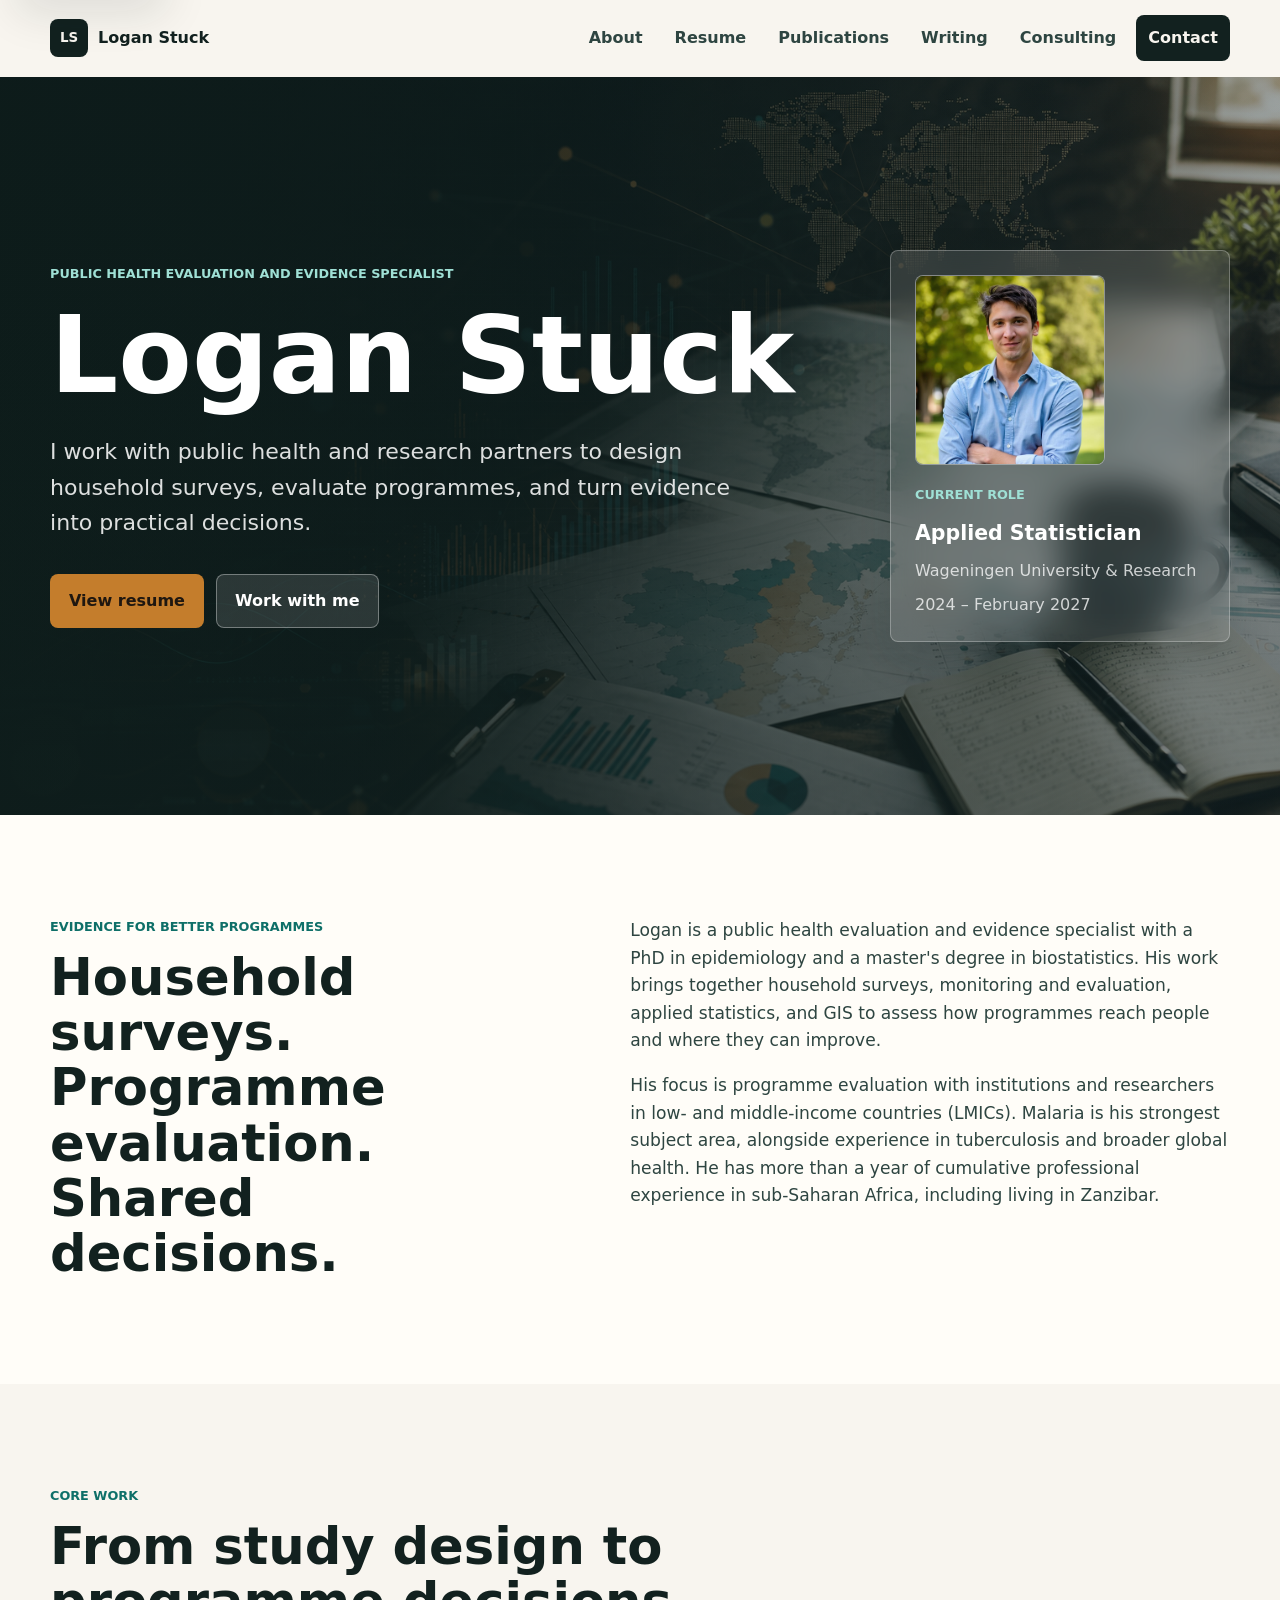
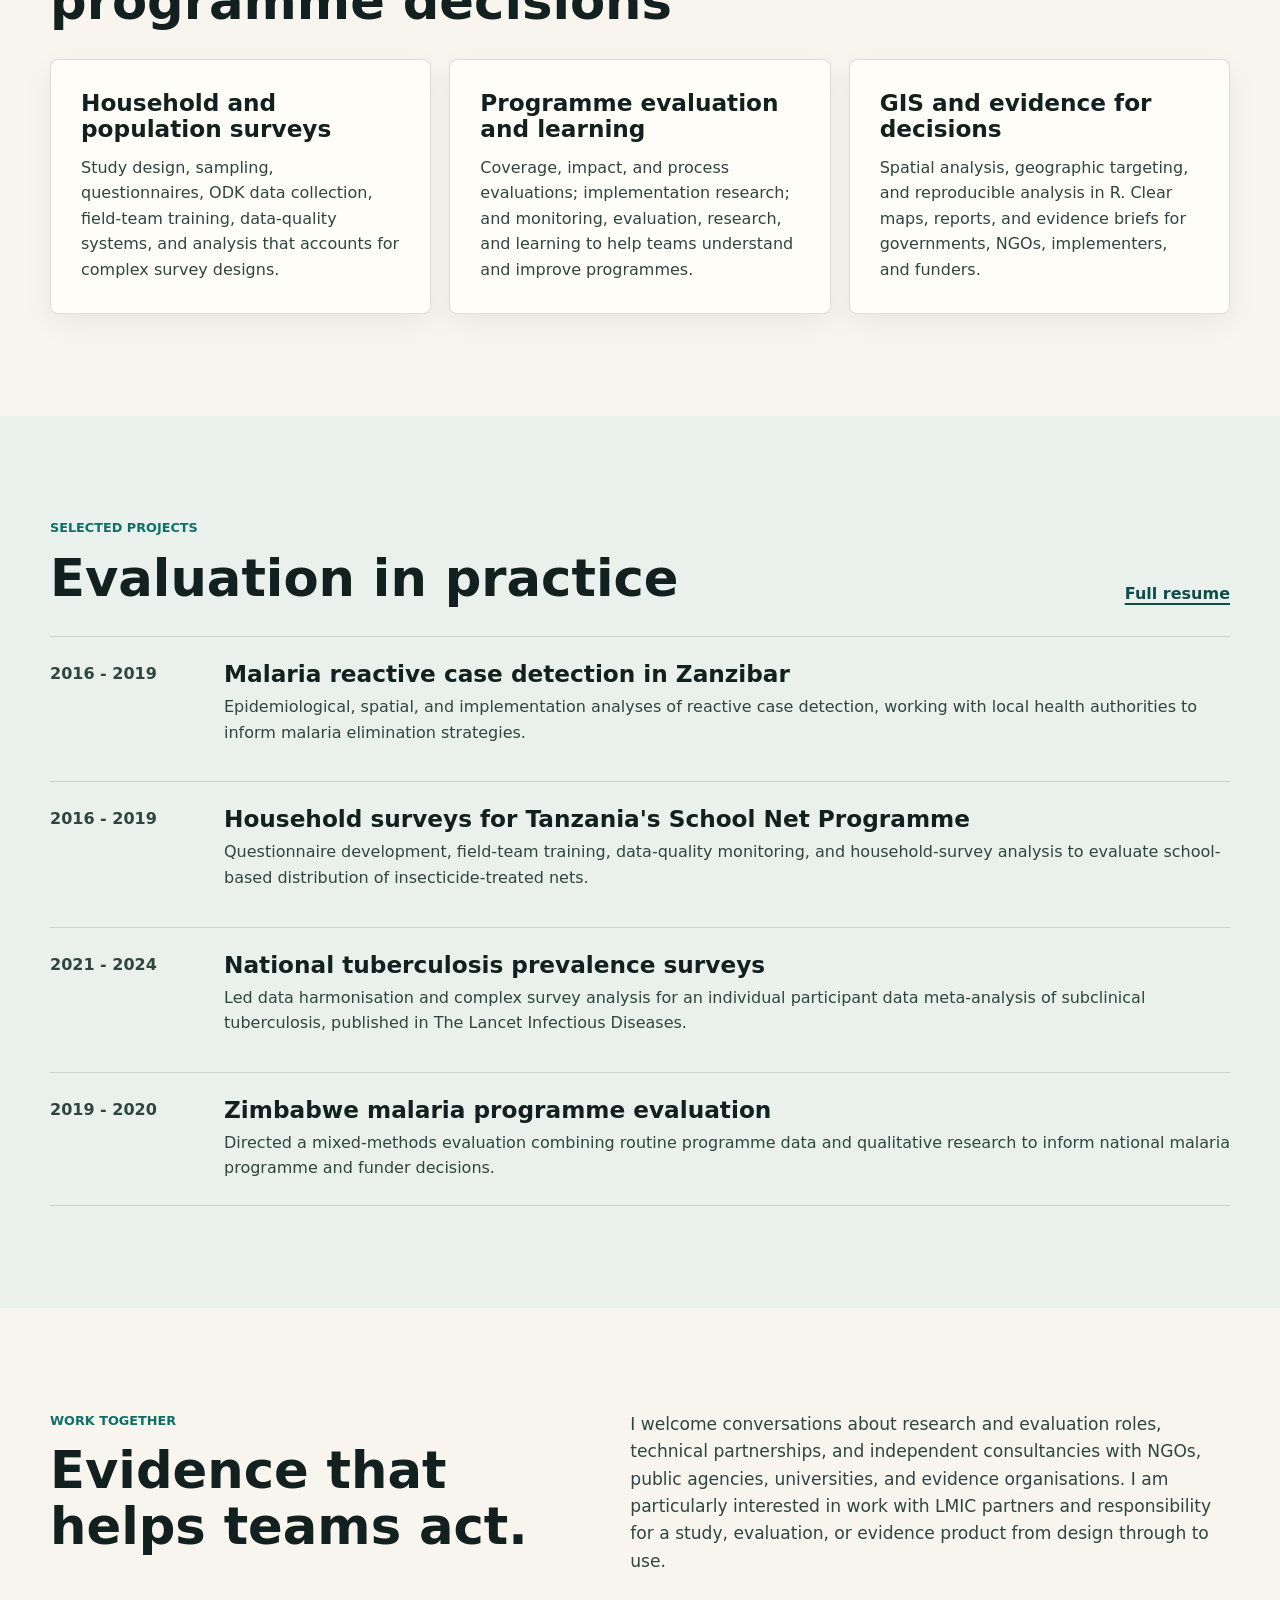
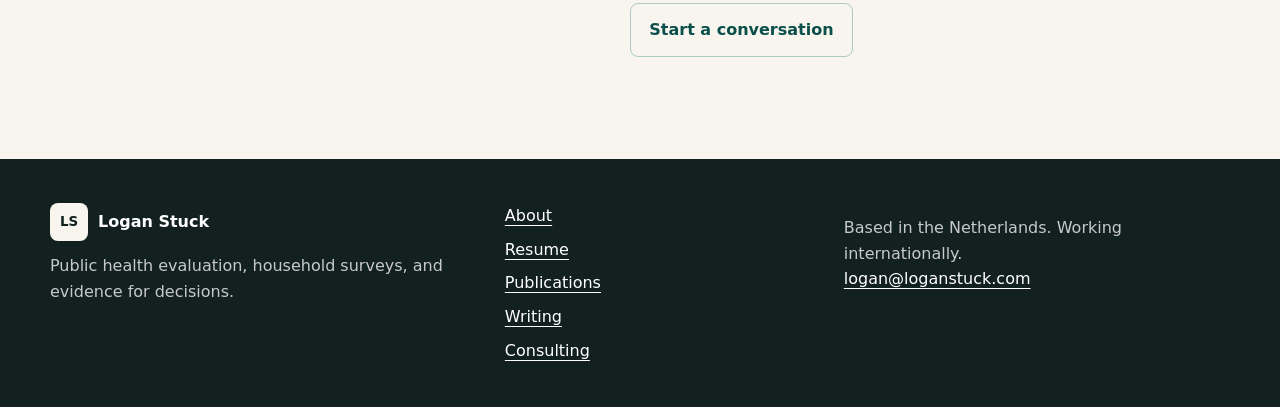
<file: index.html>
<!doctype html>
<html lang="en">
  <head>
    <meta charset="utf-8">
    <meta name="viewport" content="width=device-width, initial-scale=1">
    <title>Logan Stuck | Public Health Evaluation and Evidence Specialist</title>
    <meta
      name="description"
      content="Logan Stuck is a public health evaluation and evidence specialist working with LMIC partners on household surveys, programme evaluation, epidemiology, GIS and evidence-informed decisions."
    >
    <link rel="canonical" href="https://loganstuck.com/">
    <link rel="icon" href="favicon.svg" type="image/svg+xml">
    <link rel="stylesheet" href="assets/css/styles.css?v=f5e646c6effd">
  </head>
  <body>
    <a class="skip-link" href="#main">Skip to content</a>
    <header class="site-header" data-site-header>
      <div class="container header-inner">
        <a class="brand" href="index.html" aria-label="Logan Stuck home">
          <span class="brand-mark">LS</span>
          <span>Logan Stuck</span>
        </a>
        <button class="nav-toggle" type="button" aria-expanded="false" aria-controls="primary-nav">
          Menu
        </button>
        <nav class="primary-nav" id="primary-nav" aria-label="Primary navigation">
          <a href="about.html">About</a>
          <a href="resume.html">Resume</a>
          <a href="publications.html">Publications</a>
          <a href="writing.html">Writing</a>
          <a href="consulting.html">Consulting</a>
          <a class="nav-cta" href="mailto:logan@loganstuck.com">Contact</a>
        </nav>
      </div>
    </header>

    <main id="main">
      <section class="hero hero-home" aria-label="Introduction">
        <div class="hero-overlay"></div>
        <div class="container hero-grid">
          <div class="hero-copy">
            <p class="eyebrow">Public health evaluation and evidence specialist</p>
            <h1>Logan Stuck</h1>
            <p class="hero-lede">
              I work with public health and research partners to design household surveys,
              evaluate programmes, and turn evidence into practical decisions.
            </p>
            <div class="hero-actions" aria-label="Primary actions">
              <a class="button button-primary" href="resume.html">View resume</a>
              <a class="button button-secondary" href="consulting.html">Work with me</a>
            </div>
          </div>
          <aside class="profile-panel" aria-label="Professional profile summary">
            <img class="headshot-image" src="assets/images/39.jpeg" alt="Portrait of Logan Stuck">
            <div>
              <p class="panel-kicker">Current role</p>
              <p class="panel-title">Applied Statistician</p>
              <p class="panel-text">Wageningen University &amp; Research</p>
              <p class="panel-text">2024 &ndash; February 2027</p>
            </div>
          </aside>
        </div>
      </section>

      <section class="section section-light">
        <div class="container split-layout">
          <div>
            <p class="eyebrow">Evidence for better programmes</p>
            <h2>Household surveys. Programme evaluation. Shared decisions.</h2>
          </div>
          <div class="rich-text">
            <p>
              Logan is a public health evaluation and evidence specialist with a PhD in epidemiology
              and a master's degree in biostatistics. His work brings together household surveys, monitoring
              and evaluation, applied statistics, and GIS to assess how programmes reach people
              and where they can improve.
            </p>
            <p>
              His focus is programme evaluation with institutions and researchers in low- and
              middle-income countries (LMICs). Malaria is his strongest subject area, alongside
              experience in tuberculosis and broader global health. He has more than a year of
              cumulative professional experience in sub-Saharan Africa, including living in Zanzibar.
            </p>
          </div>
        </div>
      </section>

      <section class="section">
        <div class="container">
          <div class="section-heading">
            <p class="eyebrow">Core work</p>
            <h2>From study design to programme decisions</h2>
          </div>
          <div class="card-grid three">
            <article class="feature-card">
              <h3>Household and population surveys</h3>
              <p>
                Study design, sampling, questionnaires, ODK data collection, field-team training,
                data-quality systems, and analysis that accounts for complex survey designs.
              </p>
            </article>
            <article class="feature-card">
              <h3>Programme evaluation and learning</h3>
              <p>
                Coverage, impact, and process evaluations; implementation research; and monitoring,
                evaluation, research, and learning to help teams understand and improve programmes.
              </p>
            </article>
            <article class="feature-card">
              <h3>GIS and evidence for decisions</h3>
              <p>
                Spatial analysis, geographic targeting, and reproducible analysis in R. Clear maps,
                reports, and evidence briefs for governments, NGOs, implementers, and funders.
              </p>
            </article>
          </div>
        </div>
      </section>

      <section class="section section-muted">
        <div class="container">
          <div class="section-heading section-heading-row">
            <div>
              <p class="eyebrow">Selected projects</p>
              <h2>Evaluation in practice</h2>
            </div>
            <a class="text-link" href="resume.html#projects">Full resume</a>
          </div>
          <div class="project-list">
            <article class="project-item">
              <p class="project-year">2016 - 2019</p>
              <div>
                <h3>Malaria reactive case detection in Zanzibar</h3>
                <p>
                  Epidemiological, spatial, and implementation analyses of reactive case detection,
                  working with local health authorities to inform malaria elimination strategies.
                </p>
              </div>
            </article>
            <article class="project-item">
              <p class="project-year">2016 - 2019</p>
              <div>
                <h3>Household surveys for Tanzania's School Net Programme</h3>
                <p>
                  Questionnaire development, field-team training, data-quality monitoring, and
                  household-survey analysis to evaluate school-based distribution of insecticide-treated nets.
                </p>
              </div>
            </article>
            <article class="project-item">
              <p class="project-year">2021 - 2024</p>
              <div>
                <h3>National tuberculosis prevalence surveys</h3>
                <p>
                  Led data harmonisation and complex survey analysis for an individual participant
                  data meta-analysis of subclinical tuberculosis, published in The Lancet Infectious Diseases.
                </p>
              </div>
            </article>
            <article class="project-item">
              <p class="project-year">2019 - 2020</p>
              <div>
                <h3>Zimbabwe malaria programme evaluation</h3>
                <p>
                  Directed a mixed-methods evaluation combining routine programme data and
                  qualitative research to inform national malaria programme and funder decisions.
                </p>
              </div>
            </article>
          </div>
        </div>
      </section>

      <section class="section">
        <div class="container split-layout">
          <div>
            <p class="eyebrow">Work together</p>
            <h2>Evidence that helps teams act.</h2>
          </div>
          <div class="rich-text">
            <p>
              I welcome conversations about research and evaluation roles, technical partnerships,
              and independent consultancies with NGOs, public agencies, universities, and evidence
              organisations. I am particularly interested in work with LMIC partners and responsibility
              for a study, evaluation, or evidence product from design through to use.
            </p>
            <a class="button button-outline" href="mailto:logan@loganstuck.com">Start a conversation</a>
          </div>
        </div>
      </section>
    </main>

    <footer class="site-footer">
      <div class="container footer-grid">
        <div>
          <a class="brand footer-brand" href="index.html" aria-label="Logan Stuck home">
            <span class="brand-mark">LS</span>
            <span>Logan Stuck</span>
          </a>
          <p>Public health evaluation, household surveys, and evidence for decisions.</p>
        </div>
        <div class="footer-links" aria-label="Footer navigation">
          <a href="about.html">About</a>
          <a href="resume.html">Resume</a>
          <a href="publications.html">Publications</a>
          <a href="writing.html">Writing</a>
          <a href="consulting.html">Consulting</a>
        </div>
        <div class="footer-contact">
          <p>Based in the Netherlands. Working internationally.</p>
          <a href="mailto:logan@loganstuck.com">logan@loganstuck.com</a>
        </div>
      </div>
    </footer>
    <script src="assets/js/site.js"></script>
    <!-- Cloudflare Web Analytics -->
    <script type="module" src="https://static.cloudflareinsights.com/beacon.min.js" data-cf-beacon='{"token":"18aa4a566dab415485953c97b1da8213"}'></script>
    <!-- End Cloudflare Web Analytics -->
  </body>
</html>
</file>
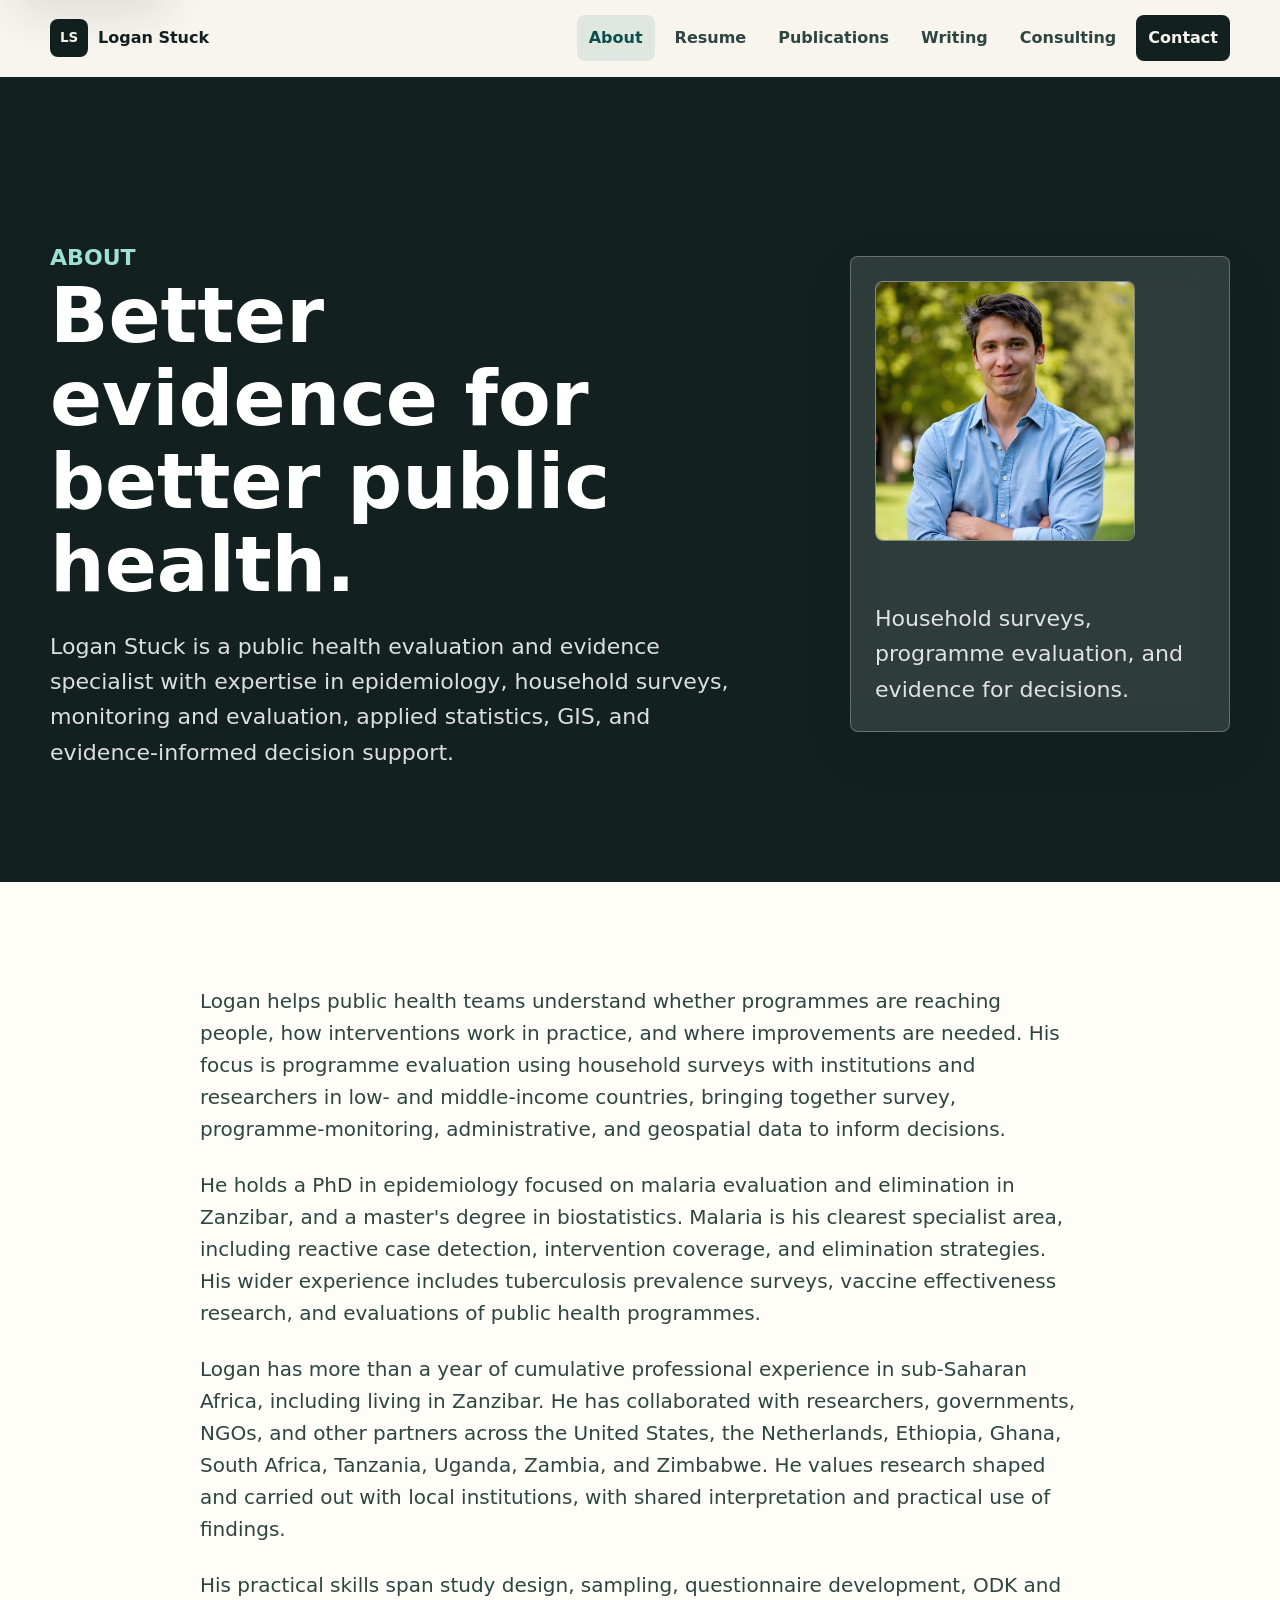
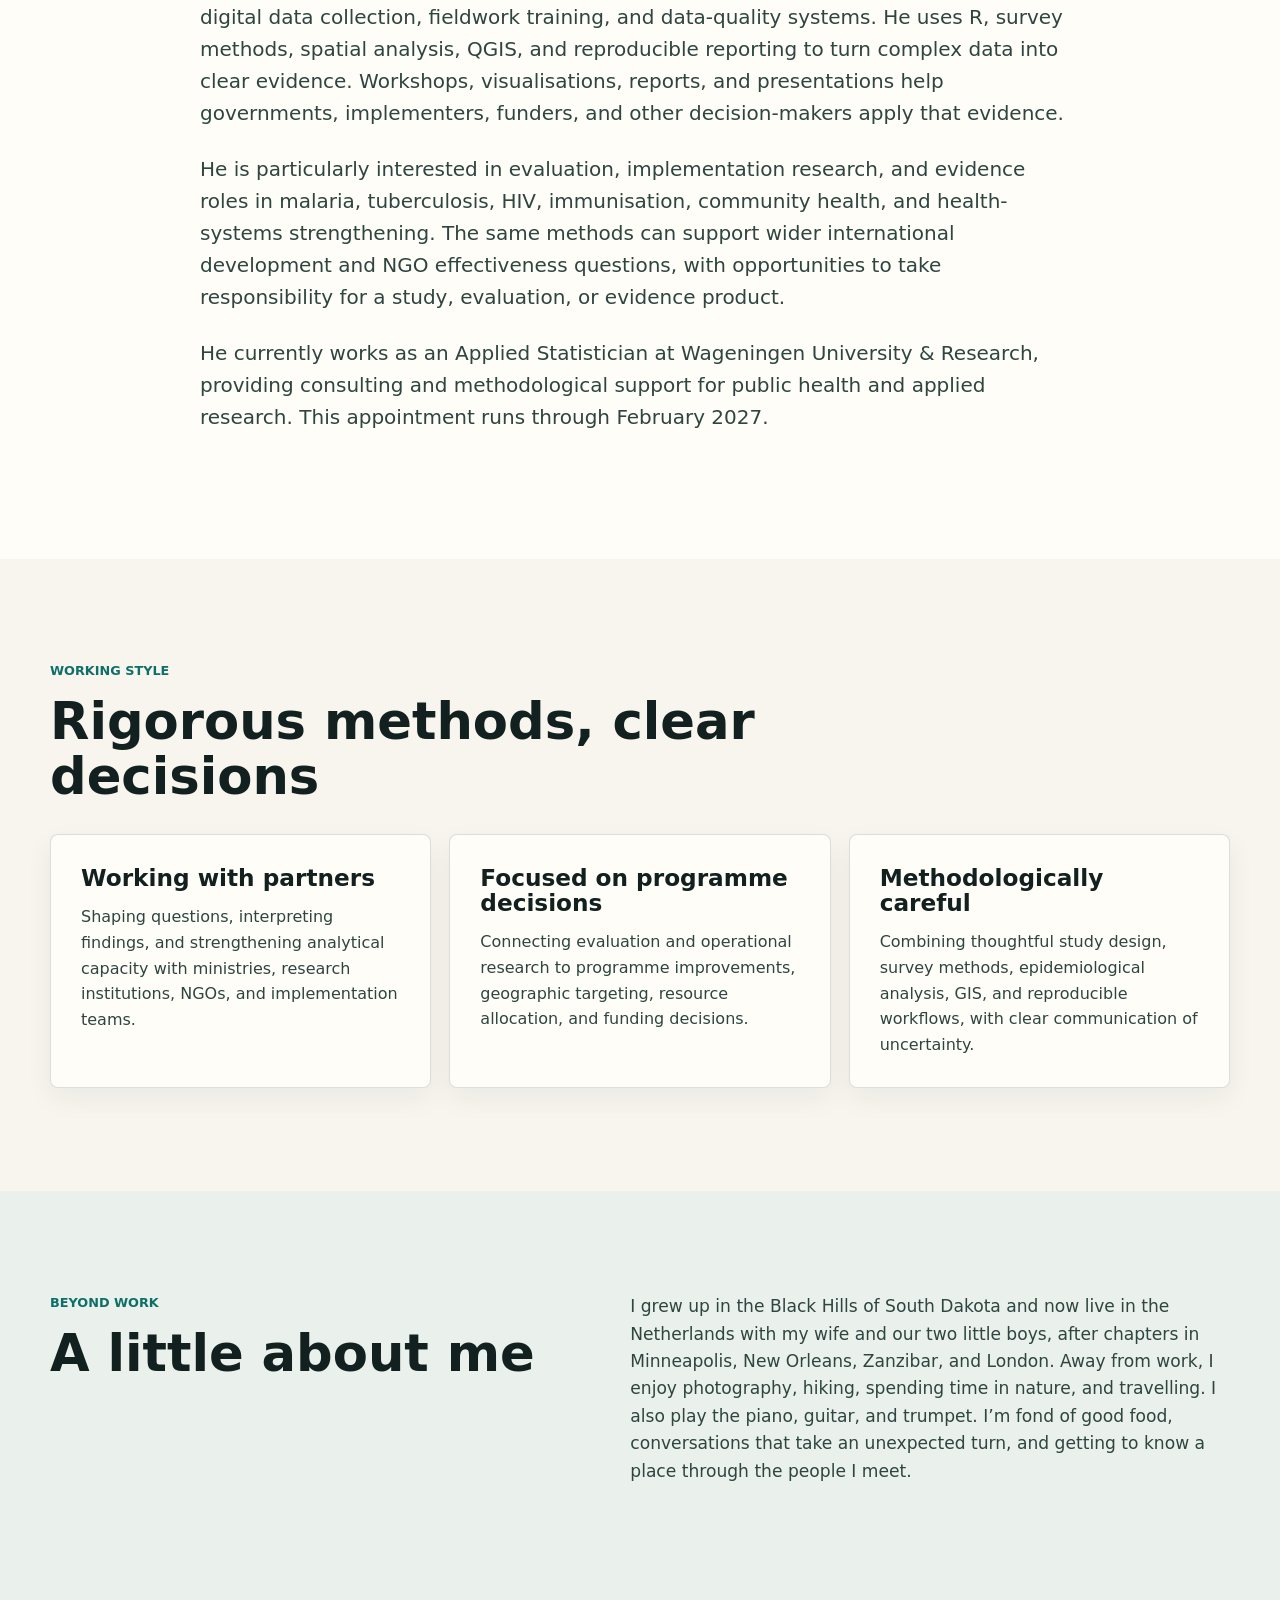
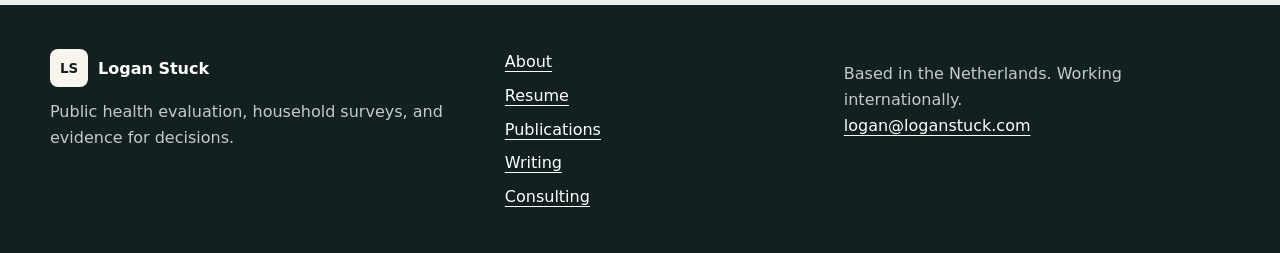
<file: about.html>
<!doctype html>
<html lang="en">
  <head>
    <meta charset="utf-8">
    <meta name="viewport" content="width=device-width, initial-scale=1">
    <title>About | Logan Stuck</title>
    <meta
      name="description"
      content="Logan Stuck is a public health evaluation and evidence specialist focused on household surveys, epidemiology, GIS, and work with partners in low- and middle-income countries."
    >
    <link rel="canonical" href="https://loganstuck.com/about.html">
    <link rel="icon" href="favicon.svg" type="image/svg+xml">
    <link rel="stylesheet" href="assets/css/styles.css?v=f5e646c6effd">
  </head>
  <body>
    <a class="skip-link" href="#main">Skip to content</a>
    <header class="site-header" data-site-header>
      <div class="container header-inner">
        <a class="brand" href="index.html" aria-label="Logan Stuck home">
          <span class="brand-mark">LS</span>
          <span>Logan Stuck</span>
        </a>
        <button class="nav-toggle" type="button" aria-expanded="false" aria-controls="primary-nav">
          Menu
        </button>
        <nav class="primary-nav" id="primary-nav" aria-label="Primary navigation">
          <a href="about.html" aria-current="page">About</a>
          <a href="resume.html">Resume</a>
          <a href="publications.html">Publications</a>
          <a href="writing.html">Writing</a>
          <a href="consulting.html">Consulting</a>
          <a class="nav-cta" href="mailto:logan@loganstuck.com">Contact</a>
        </nav>
      </div>
    </header>

    <main id="main">
      <section class="page-hero">
        <div class="container page-hero-grid">
          <div>
            <p class="eyebrow">About</p>
            <h1>Better evidence for better public health.</h1>
            <p>
              Logan Stuck is a public health evaluation and evidence specialist with expertise in
              epidemiology, household surveys, monitoring and evaluation, applied statistics, GIS,
              and evidence-informed decision support.
            </p>
          </div>
          <aside class="profile-panel profile-panel-light" aria-label="Professional portrait">
            <img class="headshot-image headshot-light" src="assets/images/39.jpeg" alt="Portrait of Logan Stuck">
            <p class="panel-text">
              Household surveys, programme evaluation, and evidence for decisions.
            </p>
          </aside>
        </div>
      </section>

      <section class="section section-light">
        <div class="container narrative">
          <p>
            Logan helps public health teams understand whether programmes are reaching people,
            how interventions work in practice, and where improvements are needed. His focus is
            programme evaluation using household surveys with institutions and researchers in low-
            and middle-income countries, bringing together survey, programme-monitoring,
            administrative, and geospatial data to inform decisions.
          </p>
          <p>
            He holds a PhD in epidemiology focused on malaria evaluation and elimination in
            Zanzibar, and a master's degree in biostatistics. Malaria is his clearest specialist
            area, including reactive case detection, intervention coverage, and elimination
            strategies. His wider experience includes tuberculosis prevalence surveys, vaccine
            effectiveness research, and evaluations of public health programmes.
          </p>
          <p>
            Logan has more than a year of cumulative professional experience in sub-Saharan Africa,
            including living in Zanzibar. He has collaborated with researchers, governments, NGOs,
            and other partners across the United States, the Netherlands, Ethiopia, Ghana, South
            Africa, Tanzania, Uganda, Zambia, and Zimbabwe. He values research shaped and carried
            out with local institutions, with shared interpretation and practical use of findings.
          </p>
          <p>
            His practical skills span study design, sampling, questionnaire development, ODK and
            digital data collection, fieldwork training, and data-quality systems. He uses R, survey
            methods, spatial analysis, QGIS, and reproducible reporting to turn complex data into
            clear evidence. Workshops, visualisations, reports, and presentations help governments,
            implementers, funders, and other decision-makers apply that evidence.
          </p>
          <p>
            He is particularly interested in evaluation, implementation research, and evidence roles
            in malaria, tuberculosis, HIV, immunisation, community health, and health-systems
            strengthening. The same methods can support wider international development and NGO
            effectiveness questions, with opportunities to take responsibility for a study,
            evaluation, or evidence product.
          </p>
          <p>
            He currently works as an Applied Statistician at Wageningen University &amp; Research,
            providing consulting and methodological support for public health and applied research.
            This appointment runs through February 2027.
          </p>
        </div>
      </section>

      <section class="section">
        <div class="container">
          <div class="section-heading">
            <p class="eyebrow">Working style</p>
            <h2>Rigorous methods, clear decisions</h2>
          </div>
          <div class="card-grid three">
            <article class="feature-card">
              <h3>Working with partners</h3>
              <p>
                Shaping questions, interpreting findings, and strengthening analytical capacity with
                ministries, research institutions, NGOs, and implementation teams.
              </p>
            </article>
            <article class="feature-card">
              <h3>Focused on programme decisions</h3>
              <p>
                Connecting evaluation and operational research to programme improvements,
                geographic targeting, resource allocation, and funding decisions.
              </p>
            </article>
            <article class="feature-card">
              <h3>Methodologically careful</h3>
              <p>
                Combining thoughtful study design, survey methods, epidemiological analysis, GIS,
                and reproducible workflows, with clear communication of uncertainty.
              </p>
            </article>
          </div>
        </div>
      </section>
      <section class="section section-muted" id="a-little-about-me" aria-labelledby="personal-heading">
        <div class="container split-layout">
          <div>
            <p class="eyebrow">Beyond work</p>
            <h2 id="personal-heading">A little about me</h2>
          </div>
          <div class="rich-text">
            <p>
              I grew up in the Black Hills of South Dakota and now live in the Netherlands
              with my wife and our two little boys, after chapters in Minneapolis, New Orleans,
              Zanzibar, and London. Away from work, I enjoy photography, hiking, spending time
              in nature, and travelling. I also play the piano, guitar, and trumpet.
              I&rsquo;m fond of good food, conversations that take an unexpected turn, and
              getting to know a place through the people I meet.
            </p>
          </div>
        </div>
      </section>
    </main>

    <footer class="site-footer">
      <div class="container footer-grid">
        <div>
          <a class="brand footer-brand" href="index.html" aria-label="Logan Stuck home">
            <span class="brand-mark">LS</span>
            <span>Logan Stuck</span>
          </a>
          <p>Public health evaluation, household surveys, and evidence for decisions.</p>
        </div>
        <div class="footer-links" aria-label="Footer navigation">
          <a href="about.html">About</a>
          <a href="resume.html">Resume</a>
          <a href="publications.html">Publications</a>
          <a href="writing.html">Writing</a>
          <a href="consulting.html">Consulting</a>
        </div>
        <div class="footer-contact">
          <p>Based in the Netherlands. Working internationally.</p>
          <a href="mailto:logan@loganstuck.com">logan@loganstuck.com</a>
        </div>
      </div>
    </footer>
    <script src="assets/js/site.js"></script>
    <!-- Cloudflare Web Analytics -->
    <script type="module" src="https://static.cloudflareinsights.com/beacon.min.js" data-cf-beacon='{"token":"18aa4a566dab415485953c97b1da8213"}'></script>
    <!-- End Cloudflare Web Analytics -->
  </body>
</html>
</file>
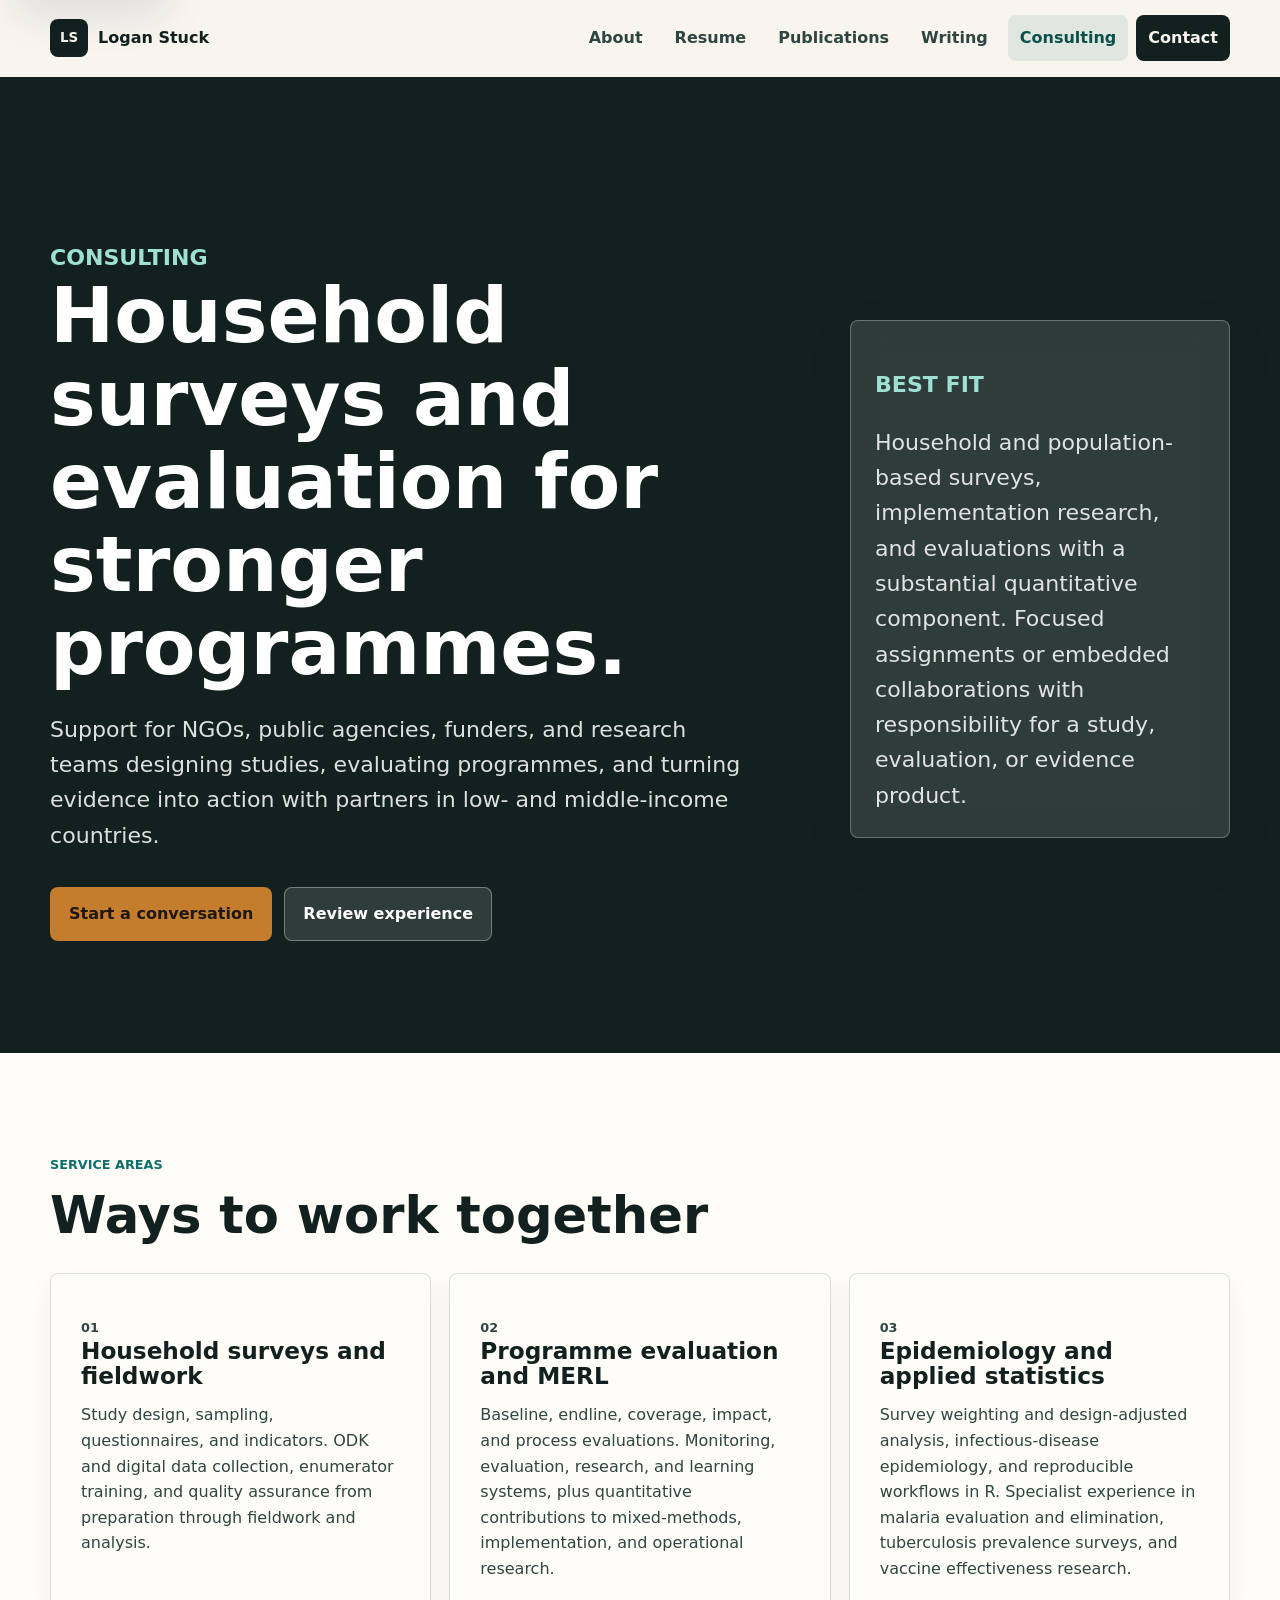
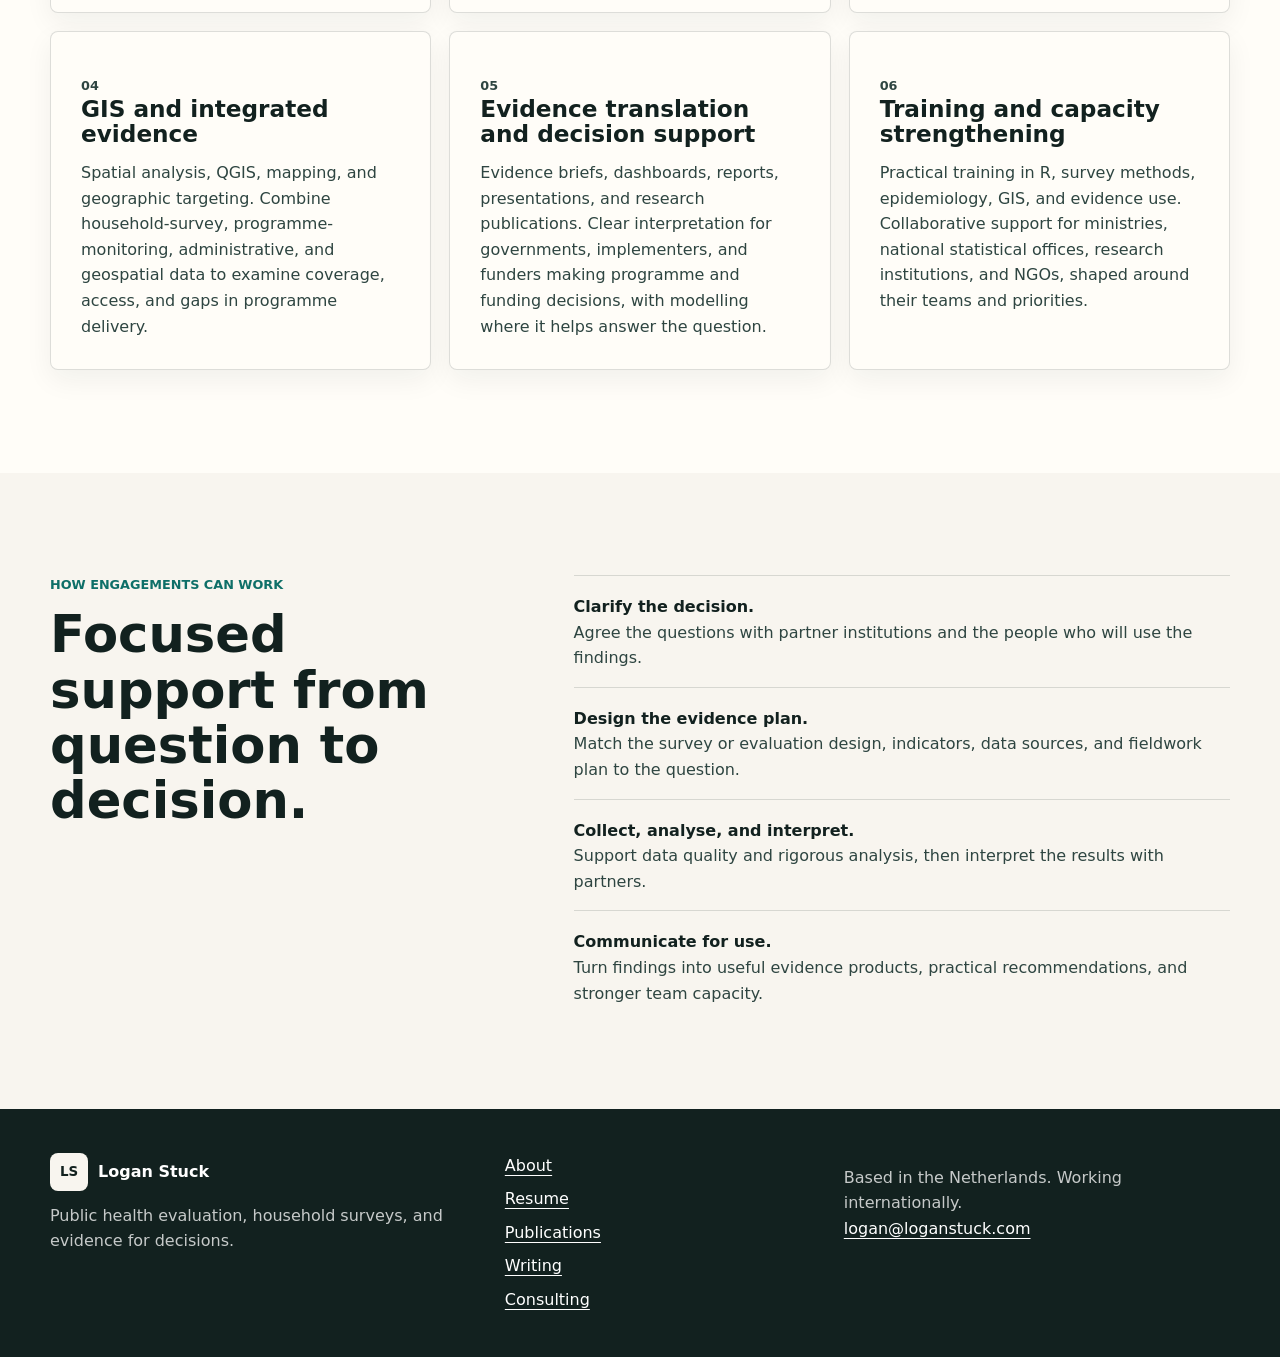
<file: consulting.html>
<!doctype html>
<html lang="en">
  <head>
    <meta charset="utf-8">
    <meta name="viewport" content="width=device-width, initial-scale=1">
    <title>Consulting | Logan Stuck</title>
    <meta
      name="description"
      content="Work with Logan Stuck on household surveys, programme evaluation, epidemiology, GIS, and evidence-informed decisions with public health and international development partners."
    >
    <link rel="canonical" href="https://loganstuck.com/consulting.html">
    <link rel="icon" href="favicon.svg" type="image/svg+xml">
    <link rel="stylesheet" href="assets/css/styles.css?v=f5e646c6effd">
  </head>
  <body>
    <a class="skip-link" href="#main">Skip to content</a>
    <header class="site-header" data-site-header>
      <div class="container header-inner">
        <a class="brand" href="index.html" aria-label="Logan Stuck home">
          <span class="brand-mark">LS</span>
          <span>Logan Stuck</span>
        </a>
        <button class="nav-toggle" type="button" aria-expanded="false" aria-controls="primary-nav">
          Menu
        </button>
        <nav class="primary-nav" id="primary-nav" aria-label="Primary navigation">
          <a href="about.html">About</a>
          <a href="resume.html">Resume</a>
          <a href="publications.html">Publications</a>
          <a href="writing.html">Writing</a>
          <a href="consulting.html" aria-current="page">Consulting</a>
          <a class="nav-cta" href="mailto:logan@loganstuck.com">Contact</a>
        </nav>
      </div>
    </header>

    <main id="main">
      <section class="page-hero consulting-hero">
        <div class="container page-hero-grid">
          <div>
            <p class="eyebrow">Consulting</p>
            <h1>Household surveys and evaluation for stronger programmes.</h1>
            <p>
              Support for NGOs, public agencies, funders, and research teams designing studies,
              evaluating programmes, and turning evidence into action with partners in low- and
              middle-income countries.
            </p>
            <div class="hero-actions">
              <a class="button button-primary" href="mailto:logan@loganstuck.com?subject=Consulting%20inquiry">Start a conversation</a>
              <a class="button button-secondary" href="resume.html">Review experience</a>
            </div>
          </div>
          <aside class="consulting-snapshot" aria-label="Consulting focus">
            <p class="panel-kicker">Best fit</p>
            <p>
              Household and population-based surveys, implementation research, and evaluations
              with a substantial quantitative component. Focused assignments or embedded
              collaborations with responsibility for a study, evaluation, or evidence product.
            </p>
          </aside>
        </div>
      </section>

      <section class="section section-light">
        <div class="container">
          <div class="section-heading">
            <p class="eyebrow">Service areas</p>
            <h2>Ways to work together</h2>
          </div>
          <div class="card-grid three service-grid">
            <article class="service-card">
              <p class="service-number">01</p>
              <h3>Household surveys and fieldwork</h3>
              <p>
                Study design, sampling, questionnaires, and indicators. ODK and digital data
                collection, enumerator training, and quality assurance from preparation through
                fieldwork and analysis.
              </p>
            </article>
            <article class="service-card">
              <p class="service-number">02</p>
              <h3>Programme evaluation and MERL</h3>
              <p>
                Baseline, endline, coverage, impact, and process evaluations. Monitoring, evaluation,
                research, and learning systems, plus quantitative contributions to mixed-methods,
                implementation, and operational research.
              </p>
            </article>
            <article class="service-card">
              <p class="service-number">03</p>
              <h3>Epidemiology and applied statistics</h3>
              <p>
                Survey weighting and design-adjusted analysis, infectious-disease epidemiology,
                and reproducible workflows in R. Specialist experience in malaria evaluation and
                elimination, tuberculosis prevalence surveys, and vaccine effectiveness research.
              </p>
            </article>
            <article class="service-card">
              <p class="service-number">04</p>
              <h3>GIS and integrated evidence</h3>
              <p>
                Spatial analysis, QGIS, mapping, and geographic targeting. Combine household-survey,
                programme-monitoring, administrative, and geospatial data to examine coverage,
                access, and gaps in programme delivery.
              </p>
            </article>
            <article class="service-card">
              <p class="service-number">05</p>
              <h3>Evidence translation and decision support</h3>
              <p>
                Evidence briefs, dashboards, reports, presentations, and research publications.
                Clear interpretation for governments, implementers, and funders making programme
                and funding decisions, with modelling where it helps answer the question.
              </p>
            </article>
            <article class="service-card">
              <p class="service-number">06</p>
              <h3>Training and capacity strengthening</h3>
              <p>
                Practical training in R, survey methods, epidemiology, GIS, and evidence use.
                Collaborative support for ministries, national statistical offices, research
                institutions, and NGOs, shaped around their teams and priorities.
              </p>
            </article>
          </div>
        </div>
      </section>

      <section class="section">
        <div class="container process-band">
          <div>
            <p class="eyebrow">How engagements can work</p>
            <h2>Focused support from question to decision.</h2>
          </div>
          <ol class="process-list">
            <li>
              <strong>Clarify the decision.</strong>
              Agree the questions with partner institutions and the people who will use the findings.
            </li>
            <li>
              <strong>Design the evidence plan.</strong>
              Match the survey or evaluation design, indicators, data sources, and fieldwork plan to the question.
            </li>
            <li>
              <strong>Collect, analyse, and interpret.</strong>
              Support data quality and rigorous analysis, then interpret the results with partners.
            </li>
            <li>
              <strong>Communicate for use.</strong>
              Turn findings into useful evidence products, practical recommendations, and stronger team capacity.
            </li>
          </ol>
        </div>
      </section>
    </main>

    <footer class="site-footer">
      <div class="container footer-grid">
        <div>
          <a class="brand footer-brand" href="index.html" aria-label="Logan Stuck home">
            <span class="brand-mark">LS</span>
            <span>Logan Stuck</span>
          </a>
          <p>Public health evaluation, household surveys, and evidence for decisions.</p>
        </div>
        <div class="footer-links" aria-label="Footer navigation">
          <a href="about.html">About</a>
          <a href="resume.html">Resume</a>
          <a href="publications.html">Publications</a>
          <a href="writing.html">Writing</a>
          <a href="consulting.html">Consulting</a>
        </div>
        <div class="footer-contact">
          <p>Based in the Netherlands. Working internationally.</p>
          <a href="mailto:logan@loganstuck.com">logan@loganstuck.com</a>
        </div>
      </div>
    </footer>
    <script src="assets/js/site.js"></script>
    <!-- Cloudflare Web Analytics -->
    <script type="module" src="https://static.cloudflareinsights.com/beacon.min.js" data-cf-beacon='{"token":"18aa4a566dab415485953c97b1da8213"}'></script>
    <!-- End Cloudflare Web Analytics -->
  </body>
</html>
</file>
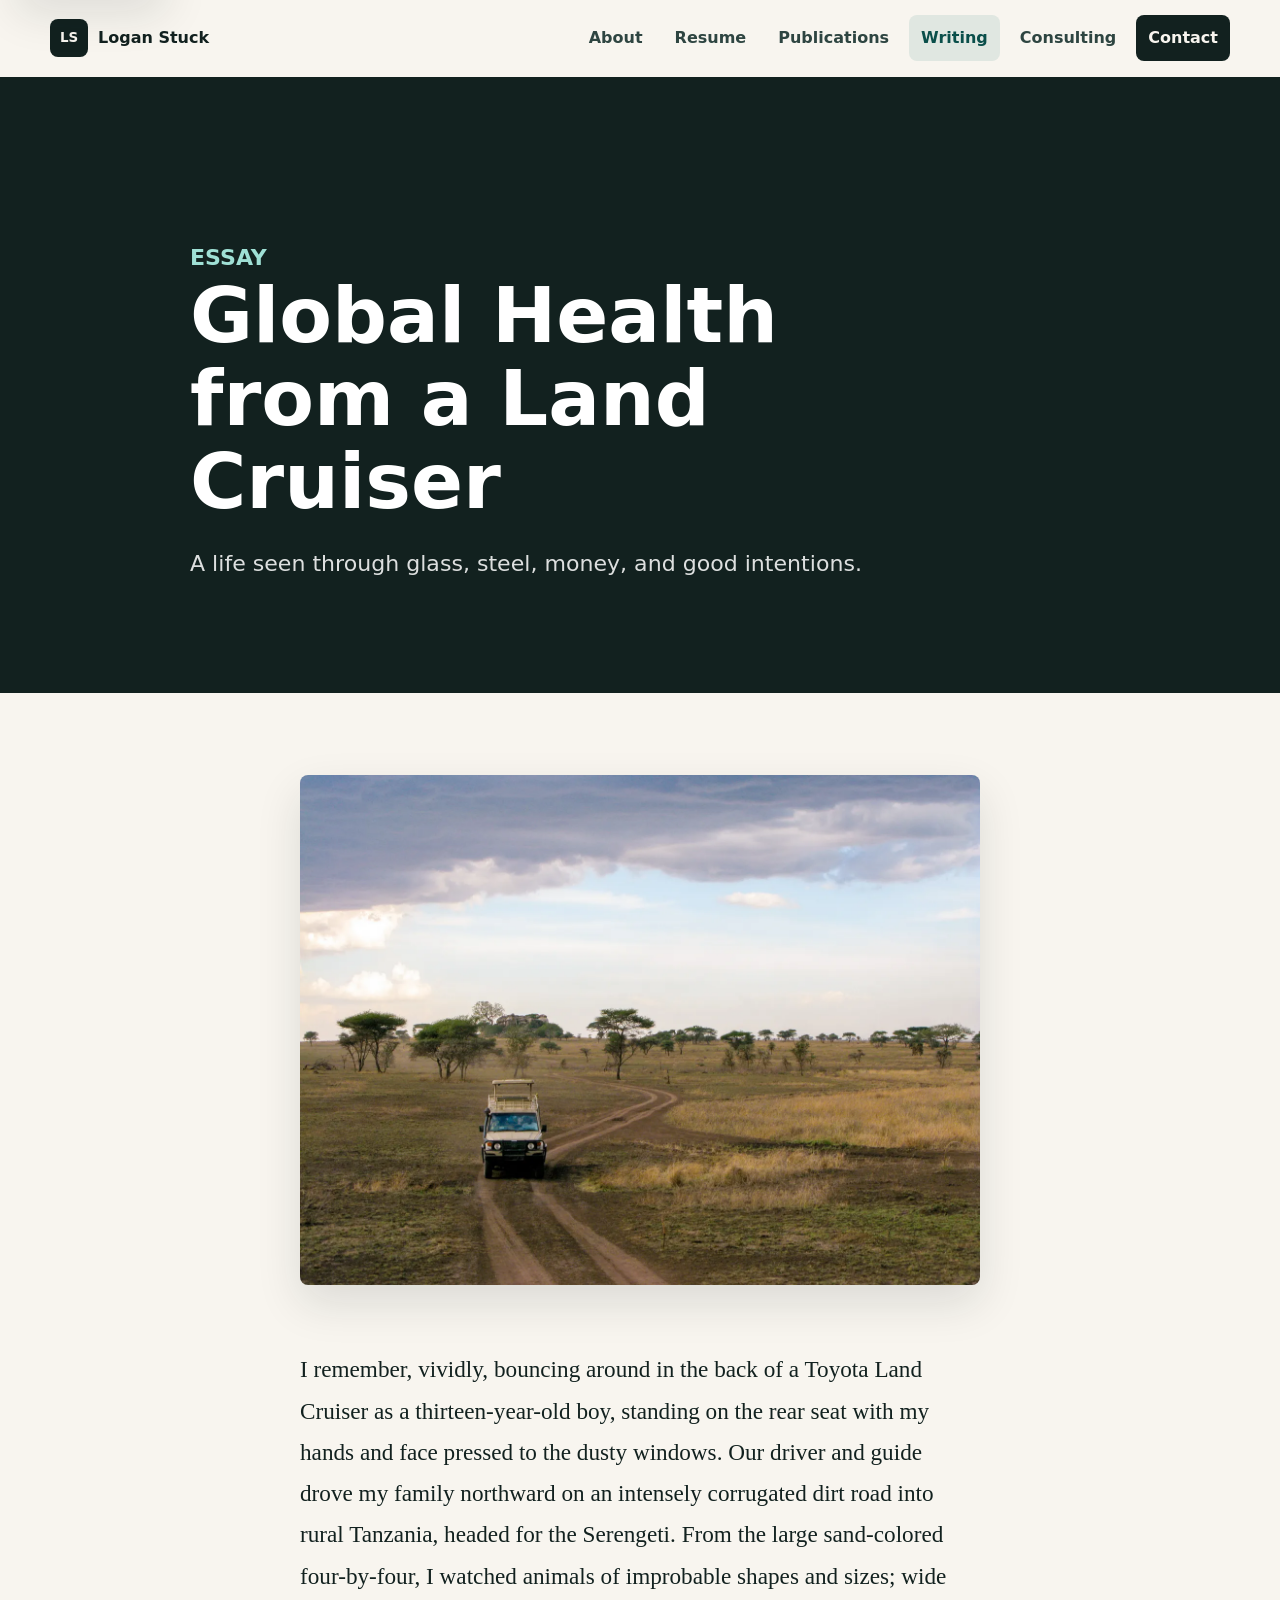
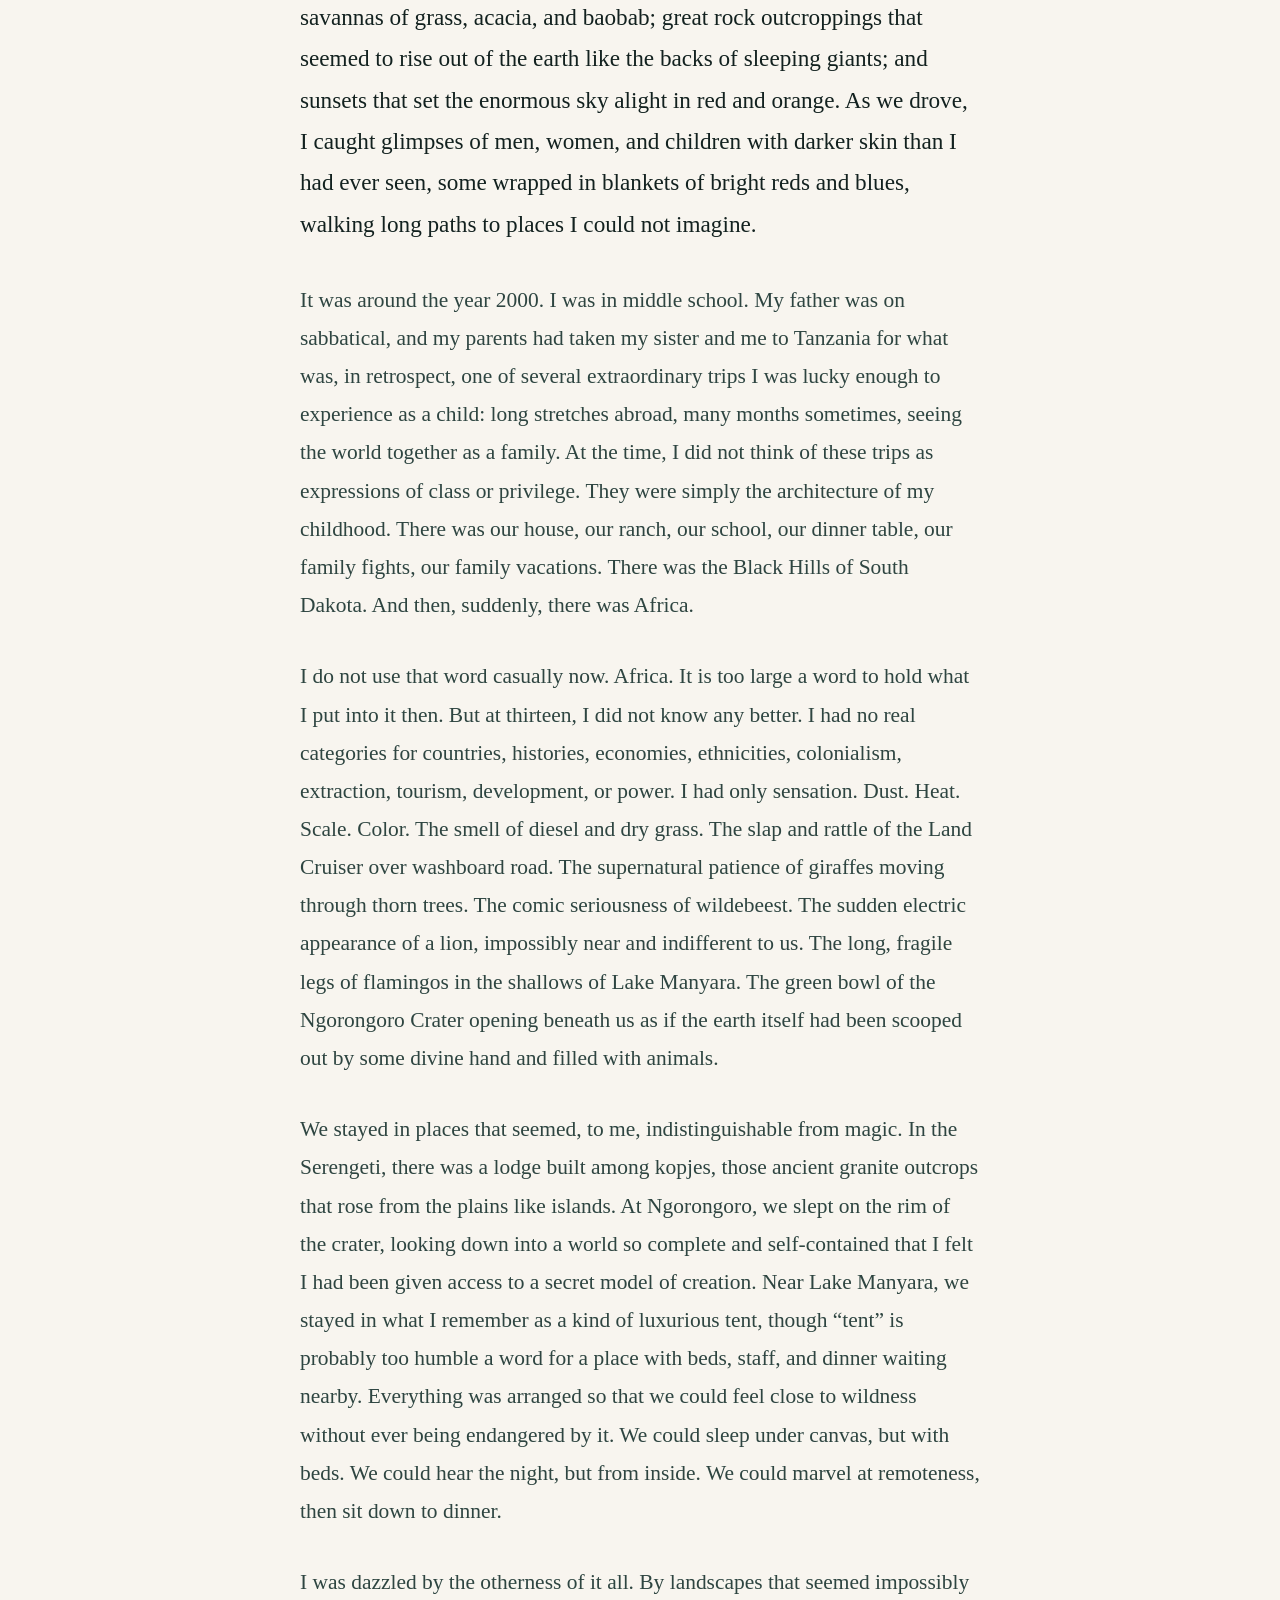
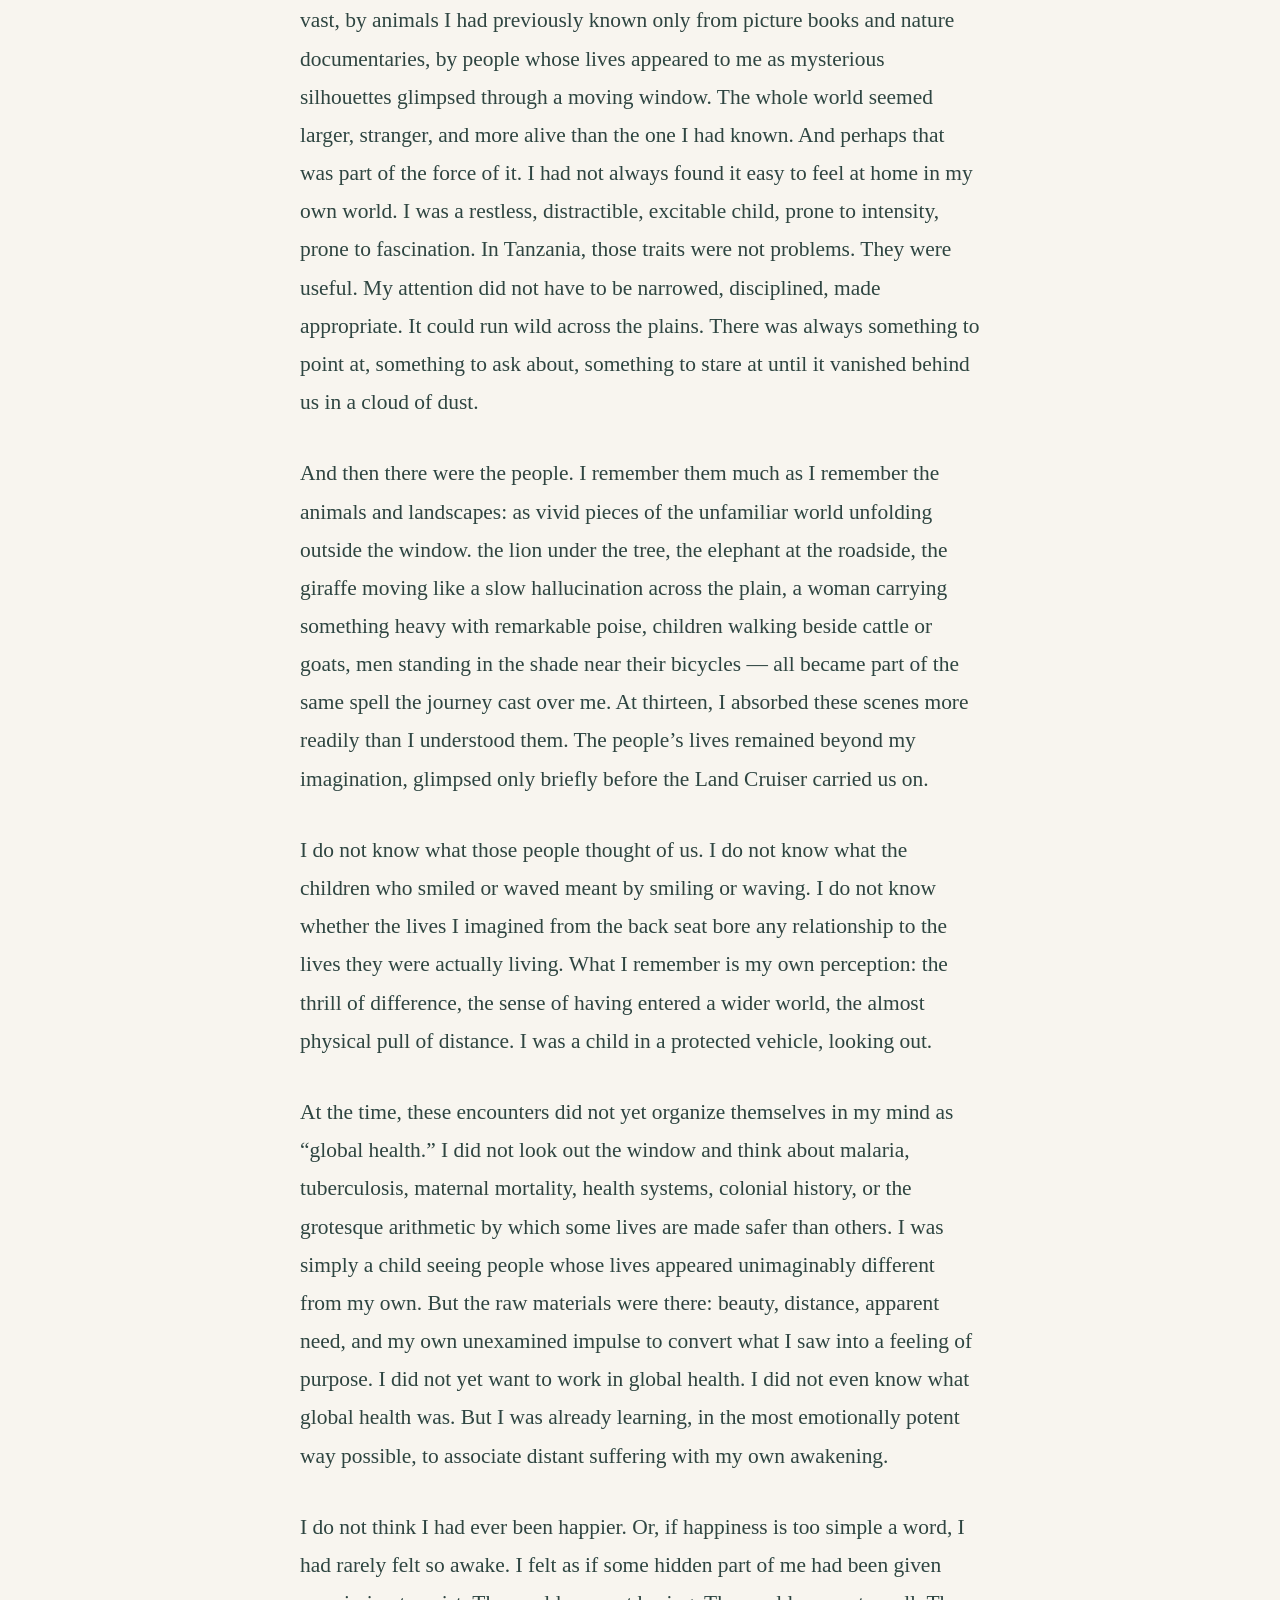
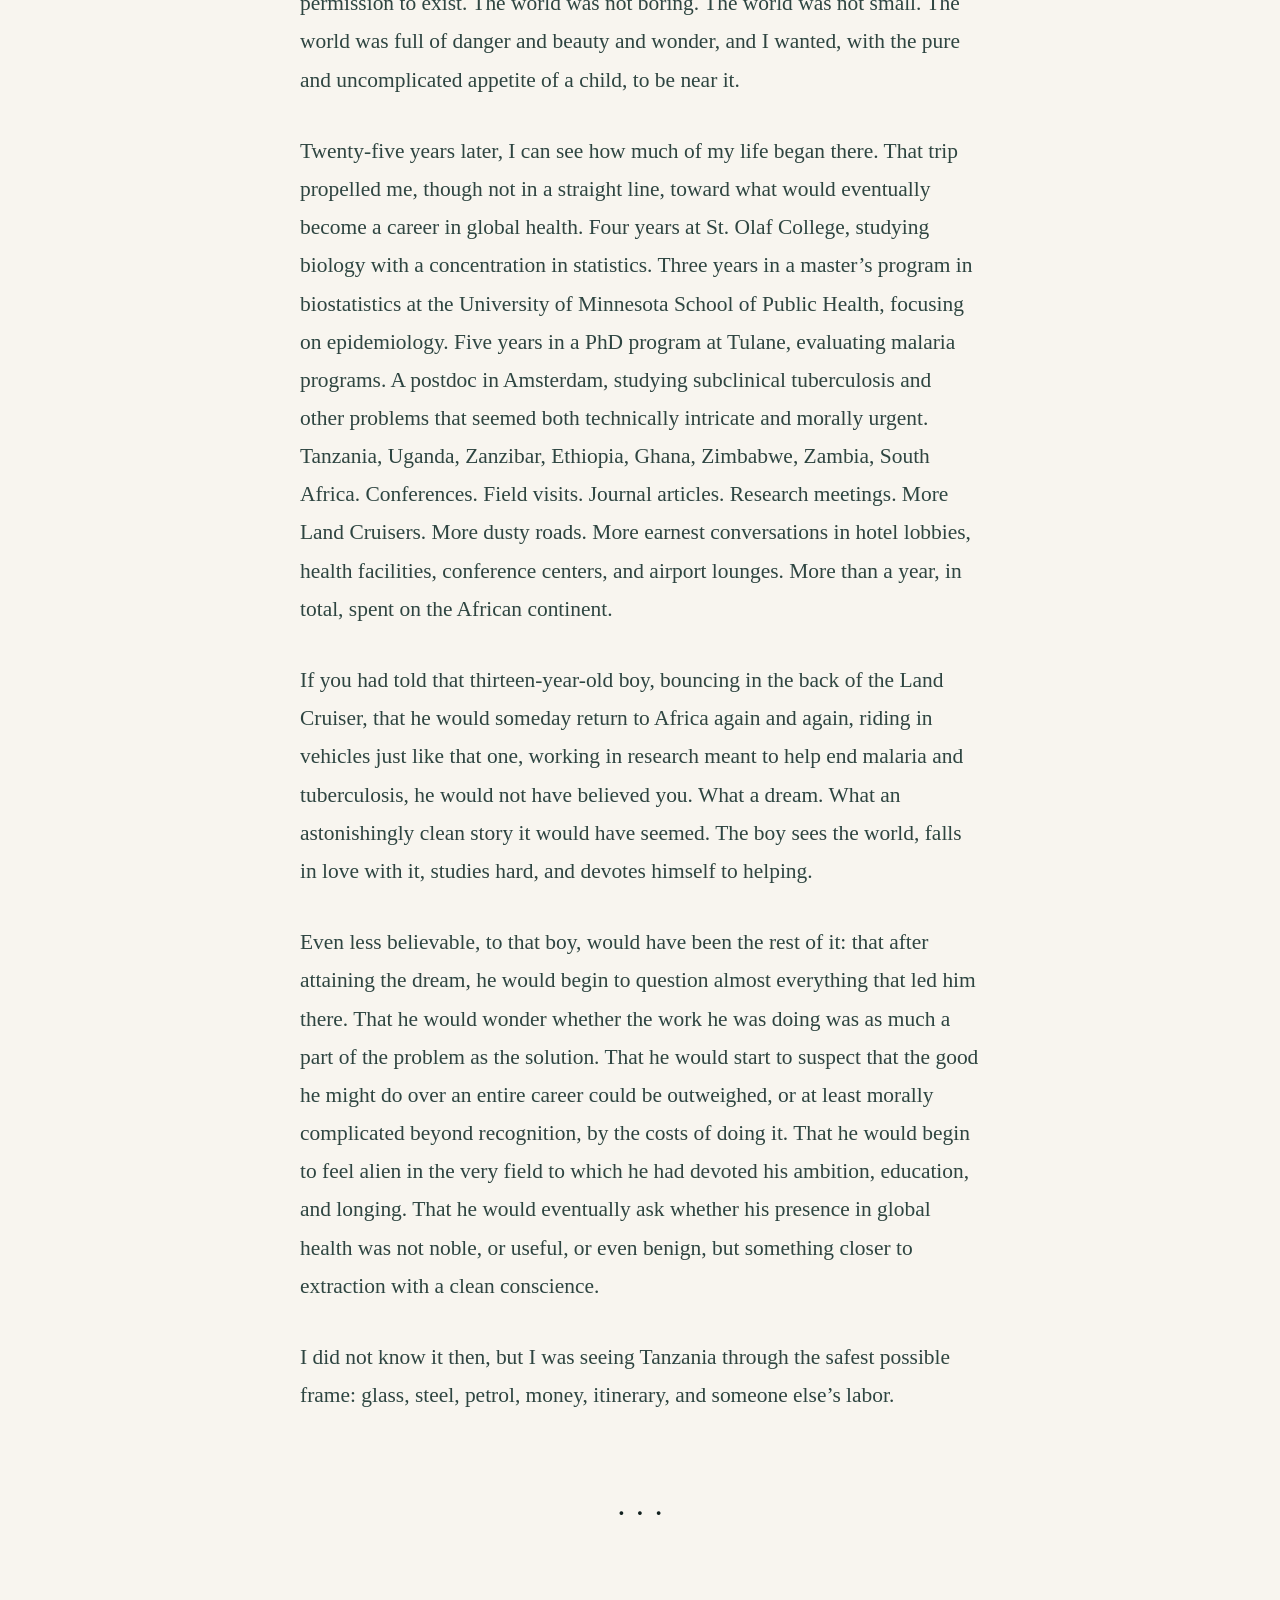
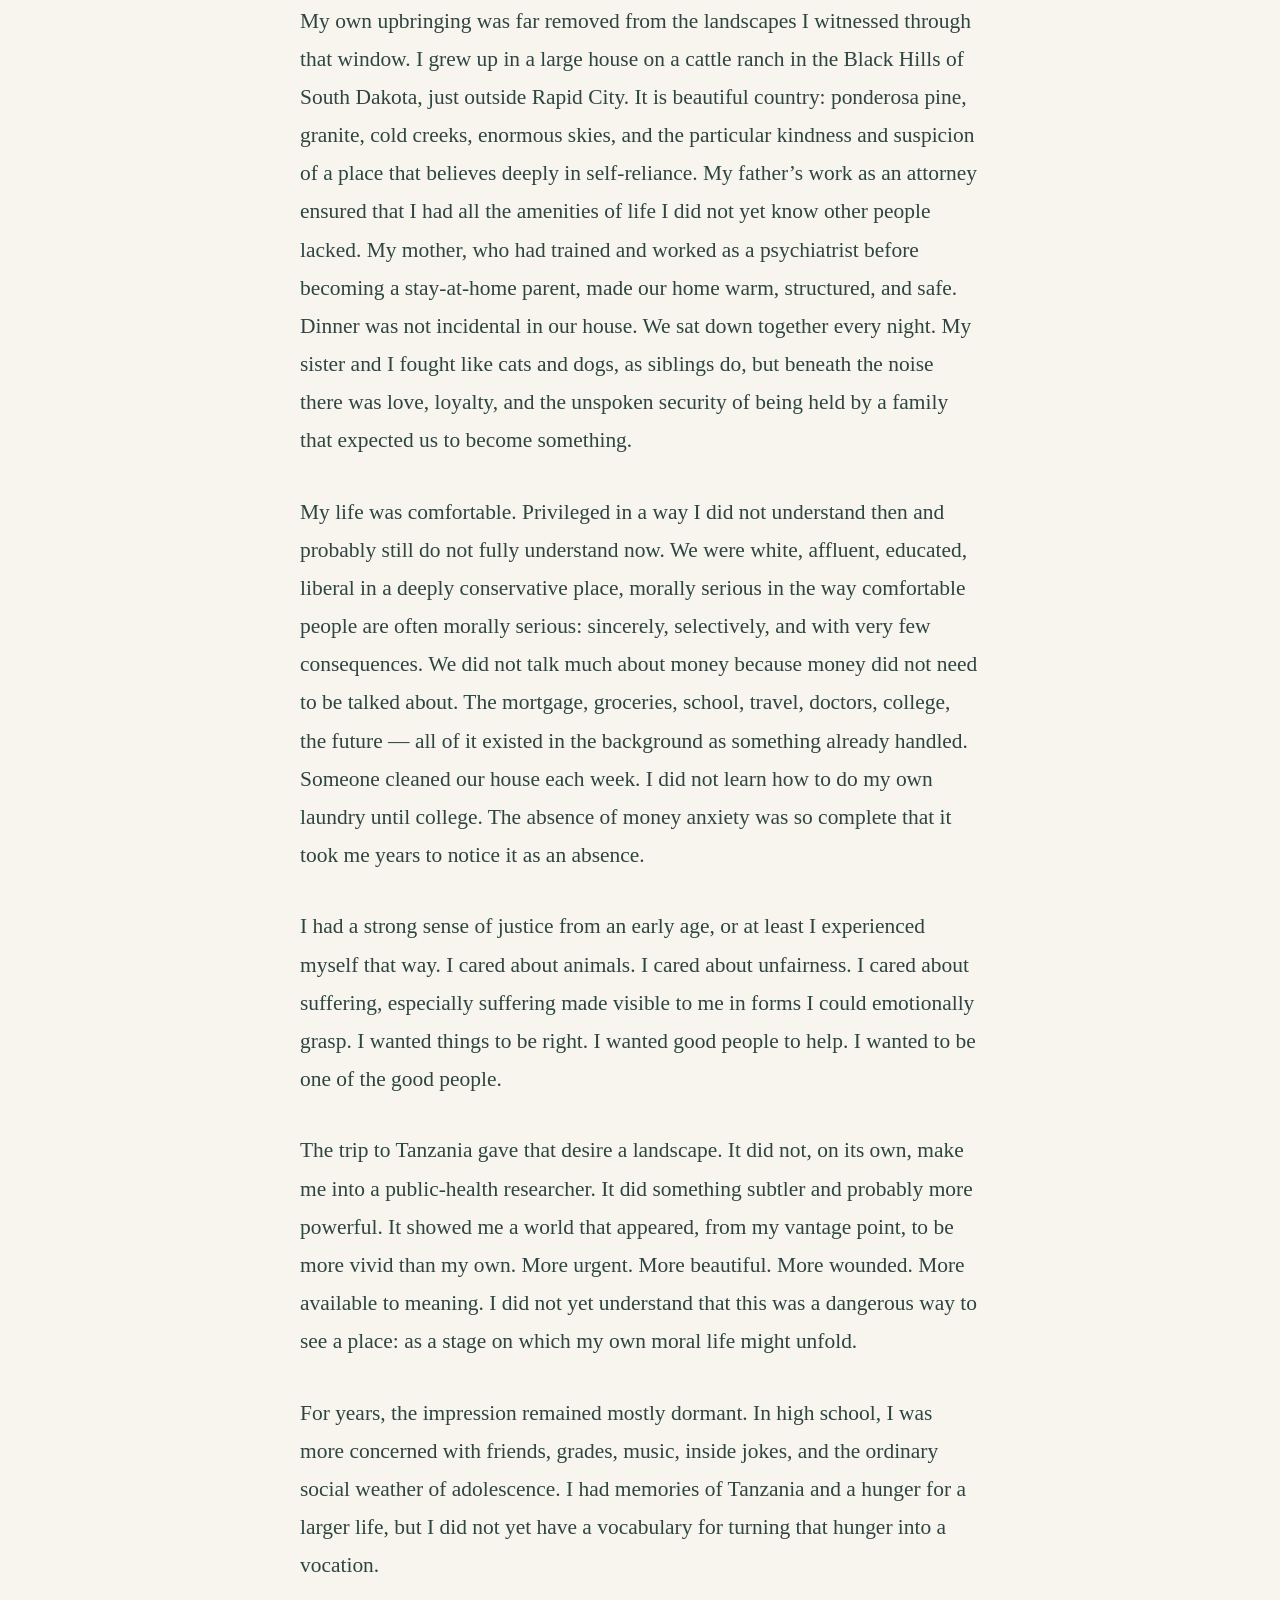
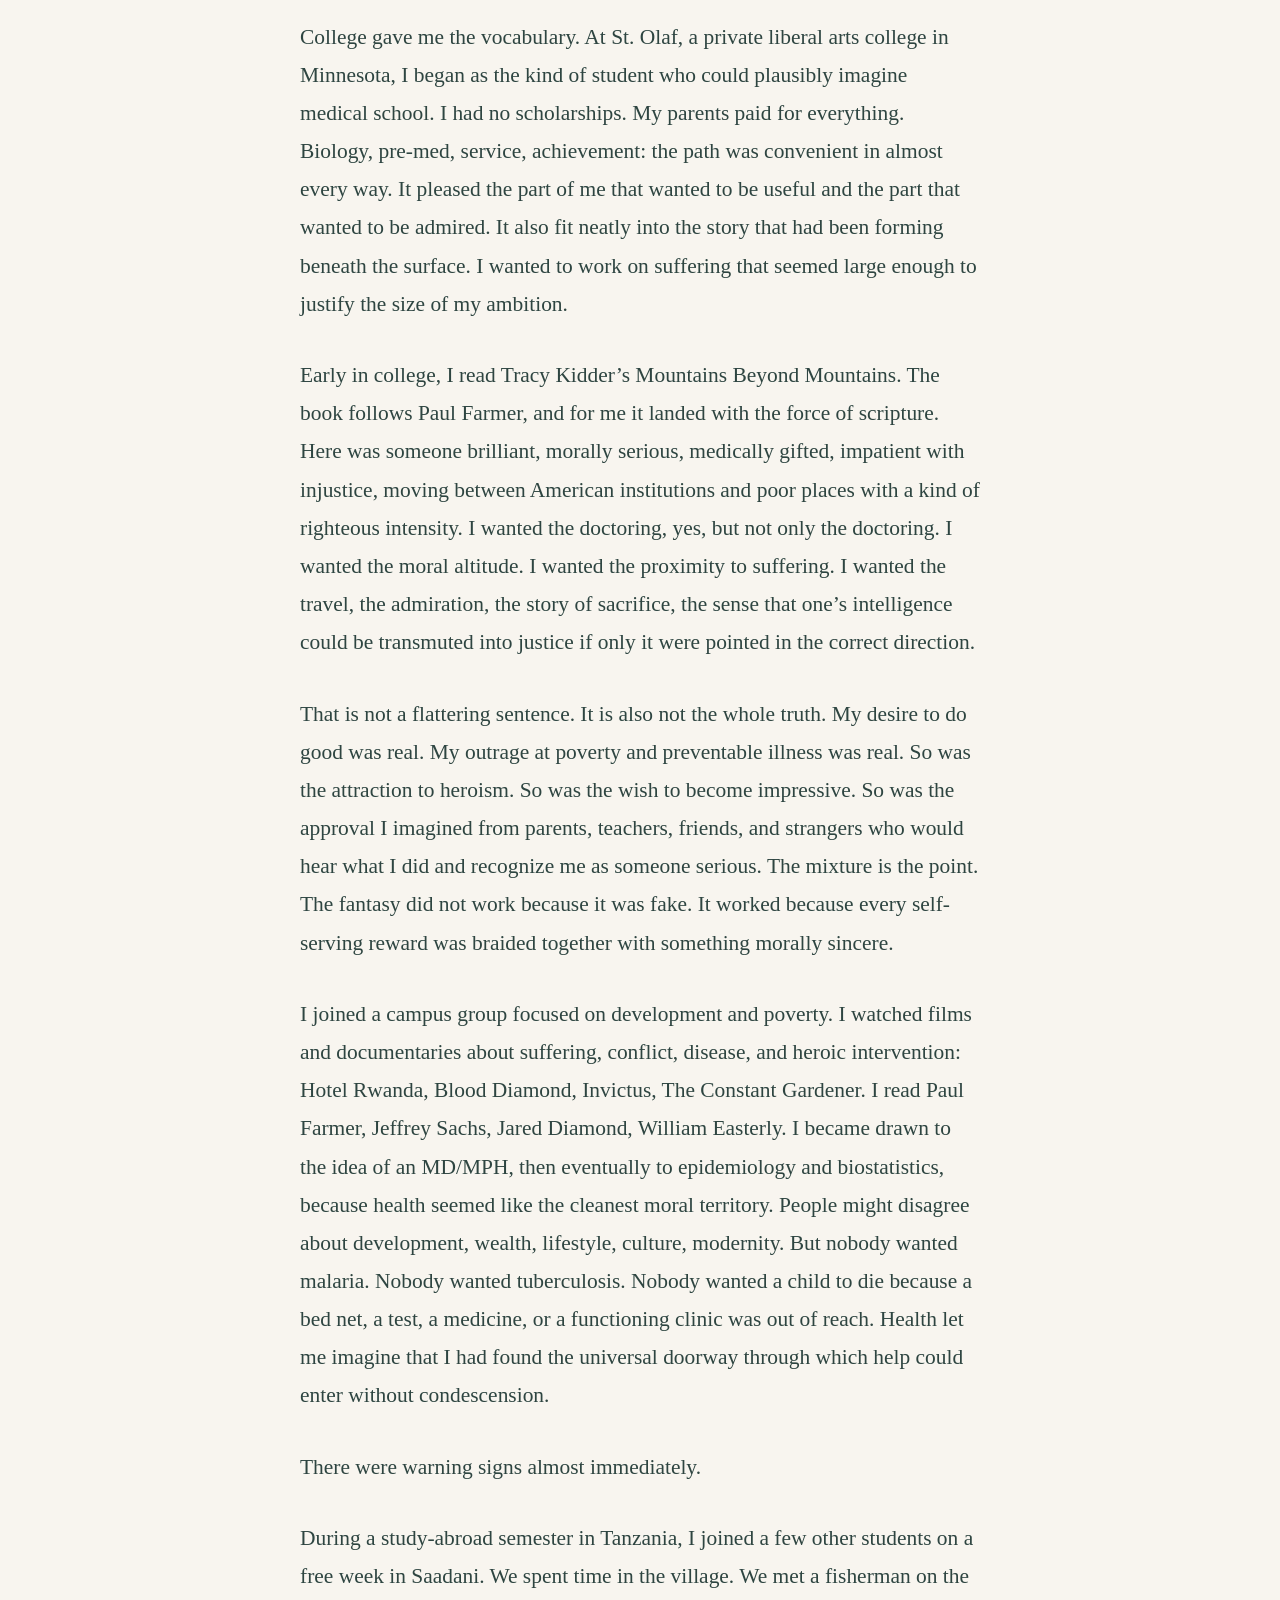
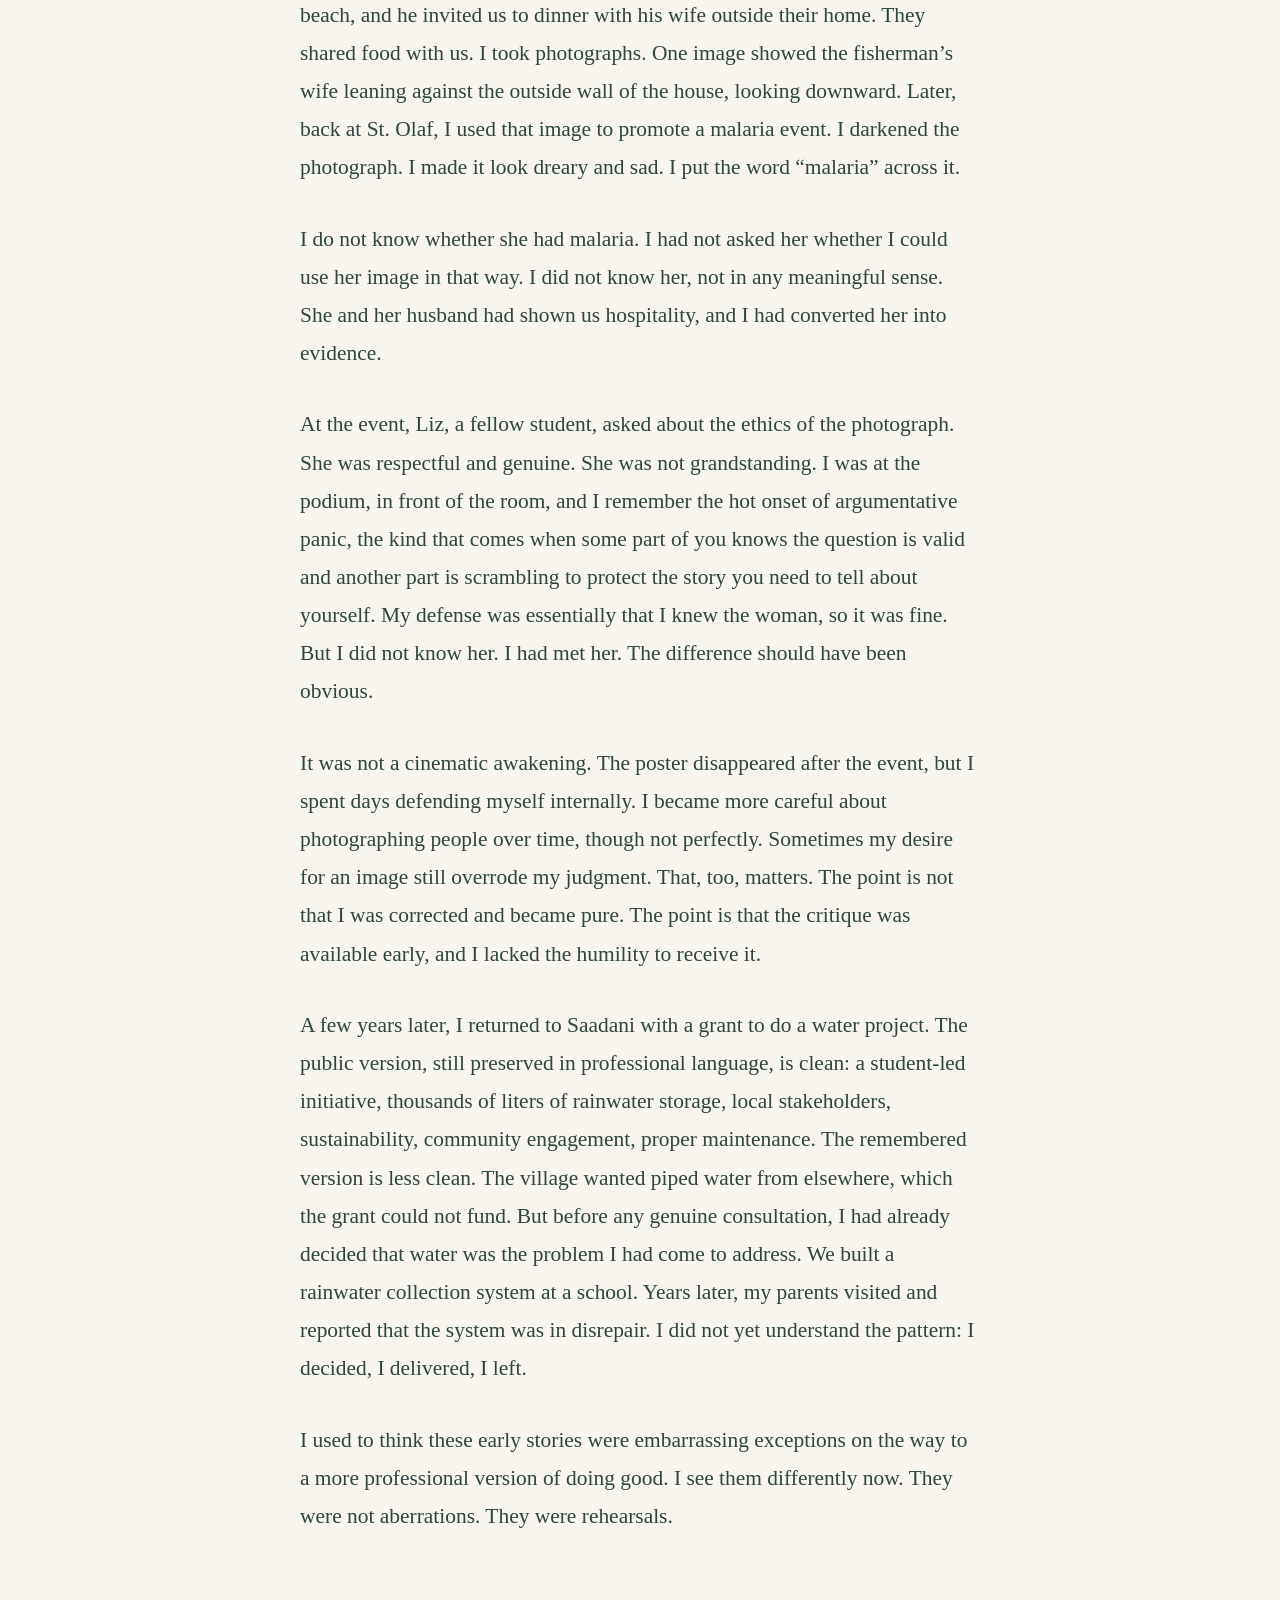
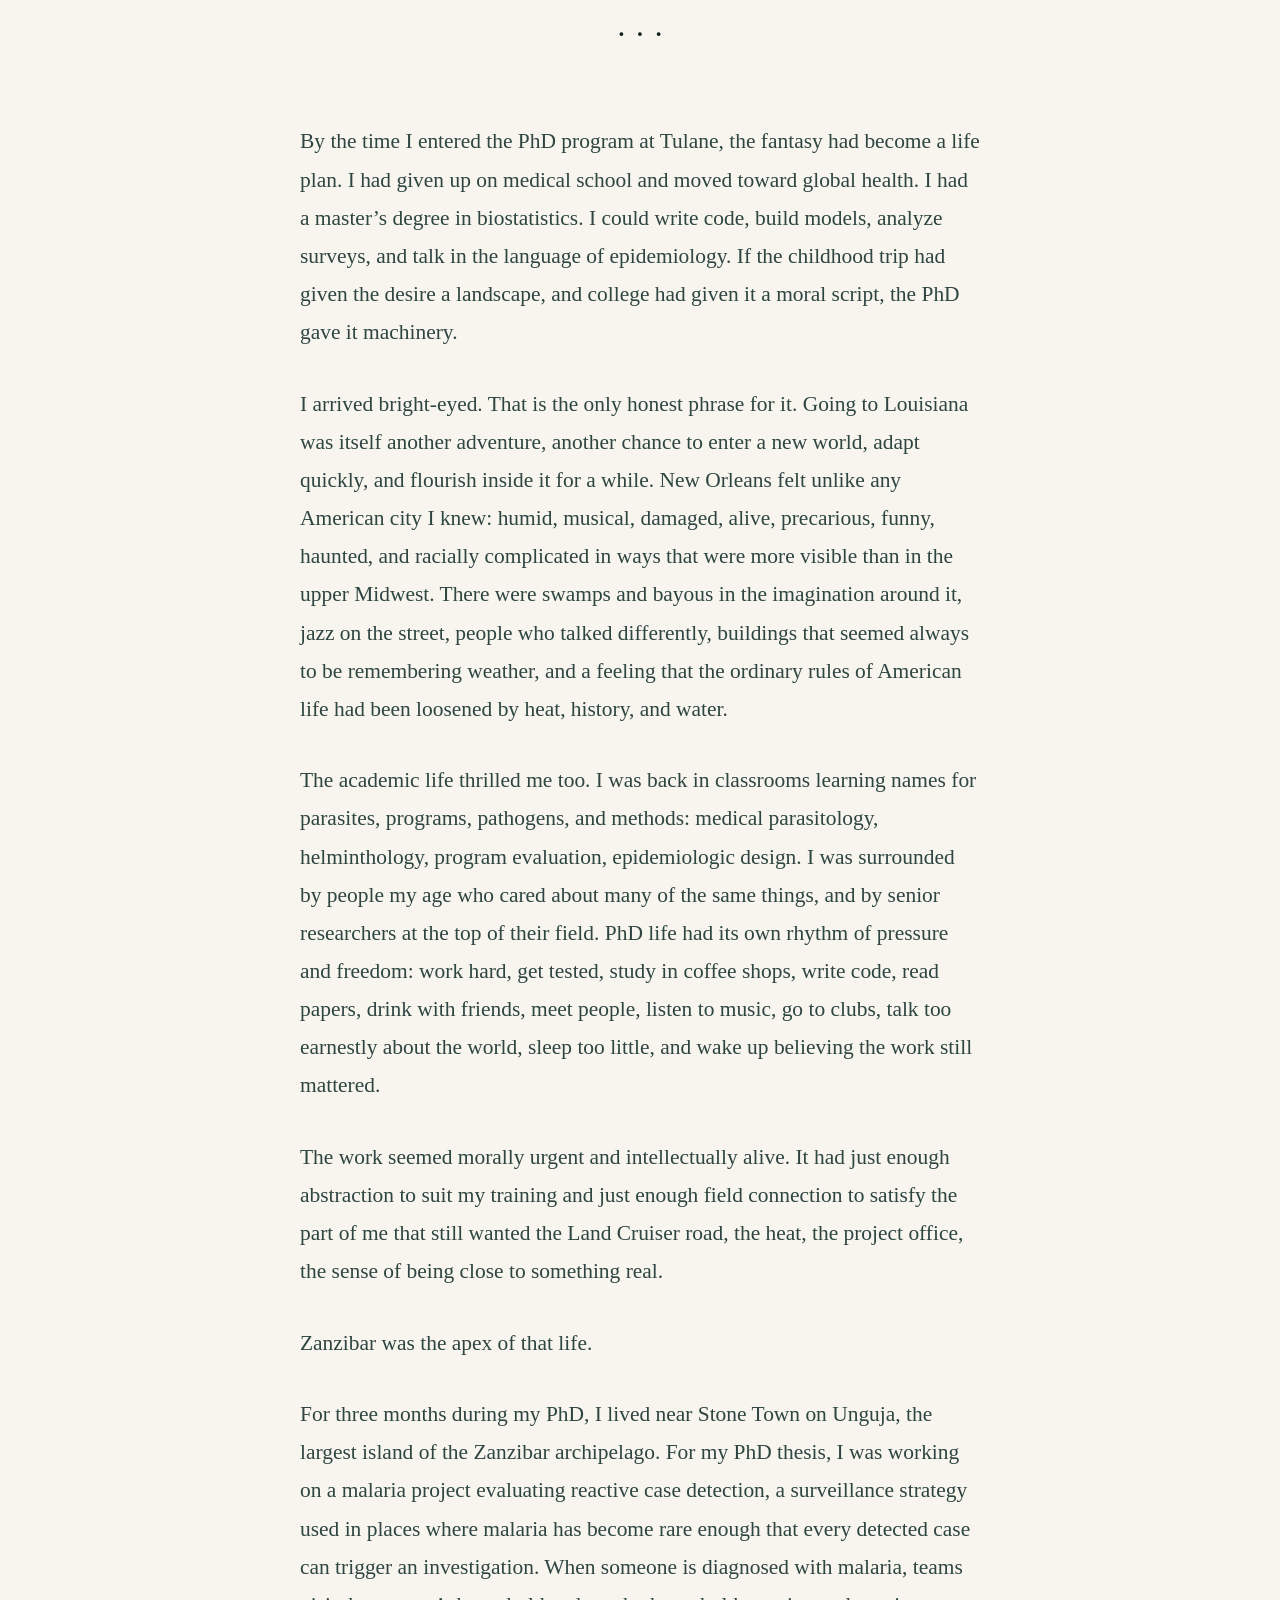
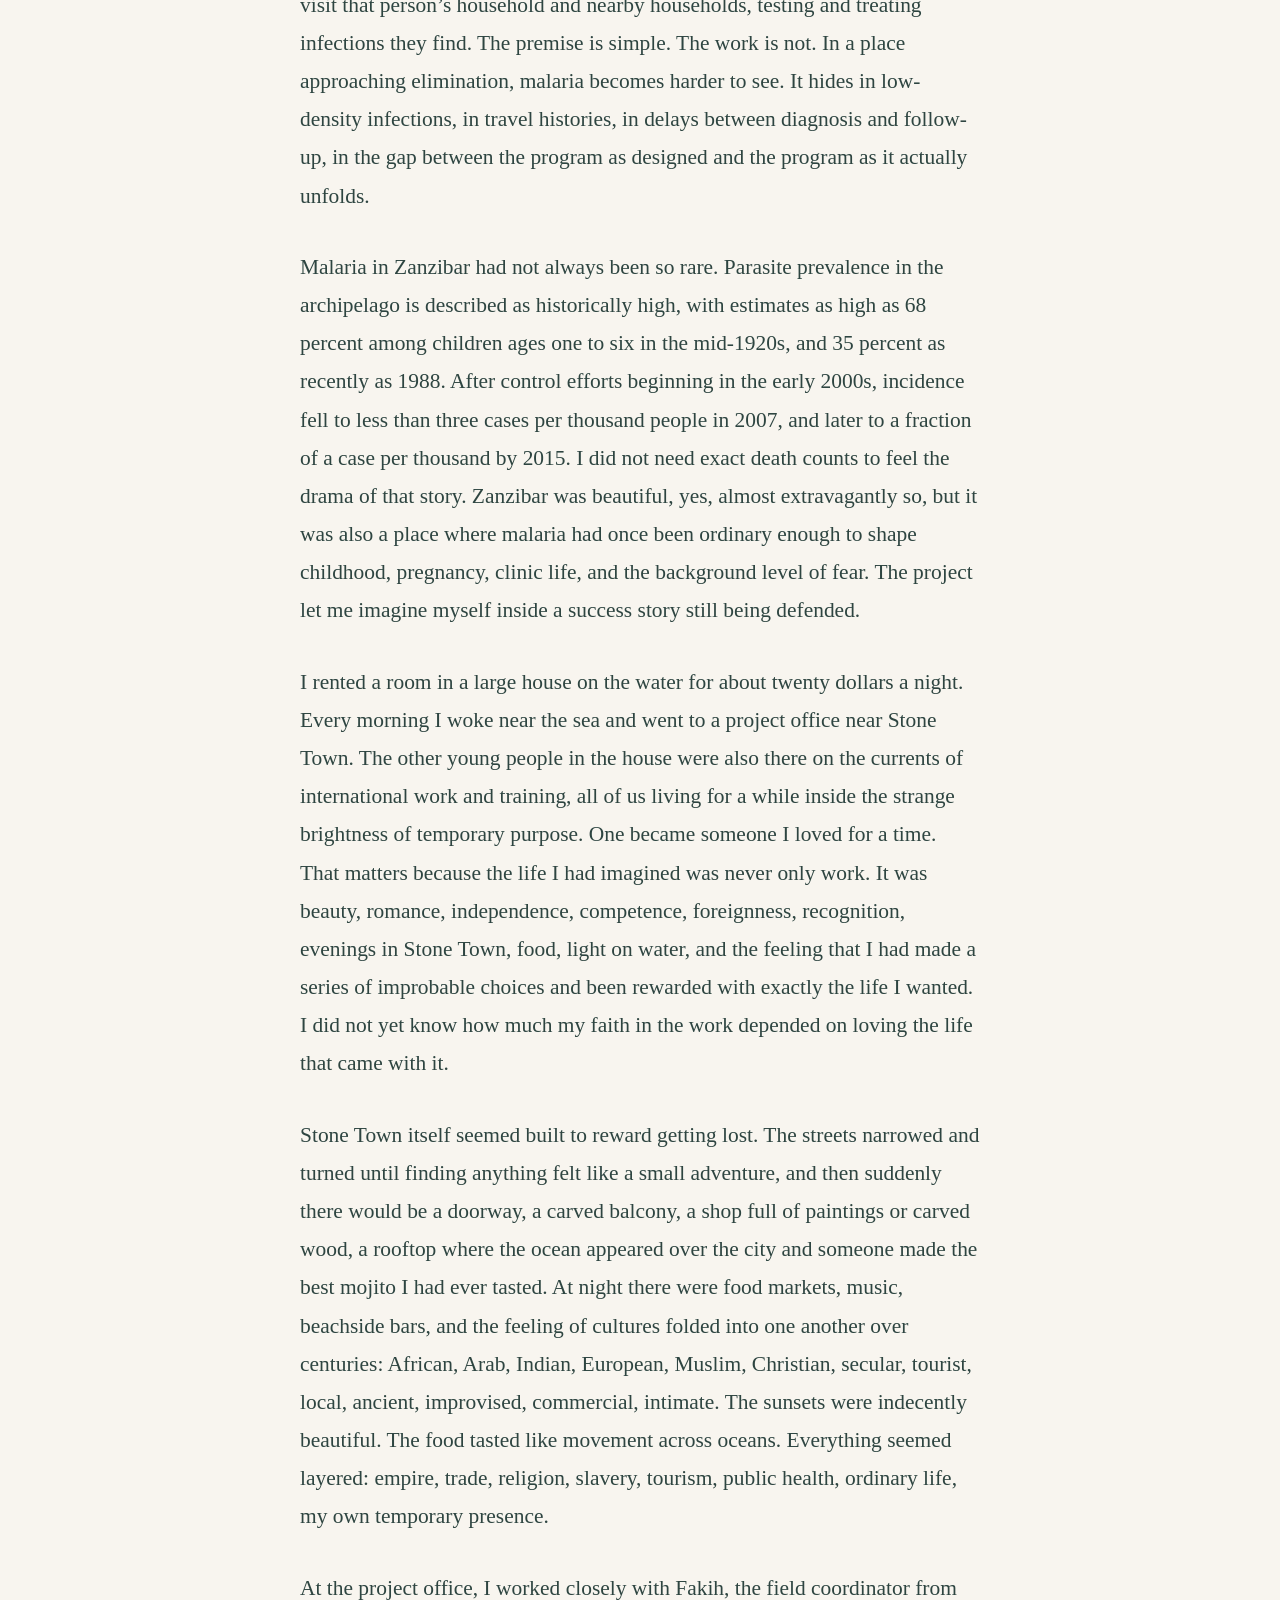
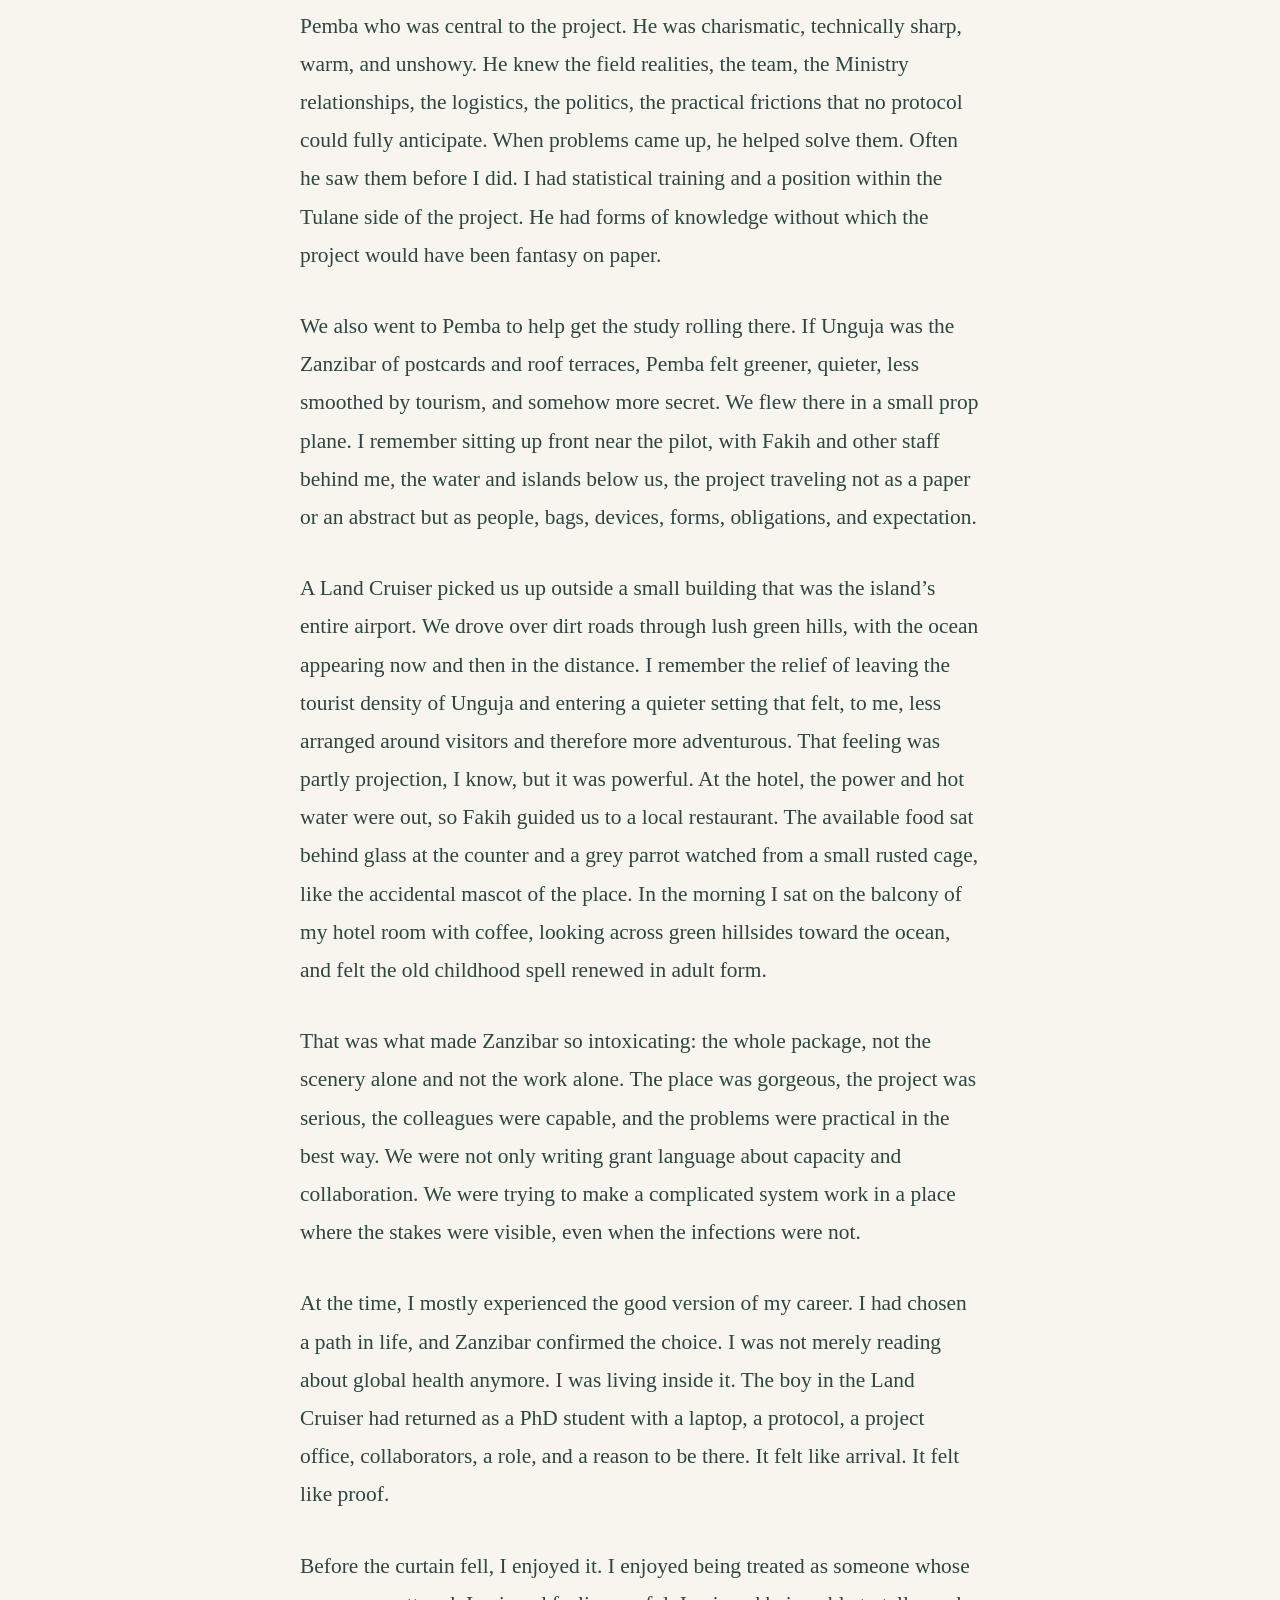
<file: global-health-from-a-land-cruiser.html>
<!doctype html>
<html lang="en">
  <head>
    <meta charset="utf-8">
    <meta name="viewport" content="width=device-width, initial-scale=1">
    <title>Global Health from a Land Cruiser | Logan Stuck</title>
    <meta name="description" content="A personal reckoning with privilege, purpose, and power in a career spent inside global health—and with the view from the vehicle that framed it all.">
    <link rel="canonical" href="https://loganstuck.com/global-health-from-a-land-cruiser.html">
    <meta property="og:type" content="article">
    <meta property="og:title" content="Global Health from a Land Cruiser">
    <meta property="og:description" content="A personal reckoning with privilege, purpose, and power in a career spent inside global health—and with the view from the vehicle that framed it all.">
    <meta property="og:url" content="https://loganstuck.com/global-health-from-a-land-cruiser.html">
    <meta property="og:image" content="https://loganstuck.com/assets/images/global-health-land-cruiser.webp">
    <meta name="twitter:card" content="summary_large_image">
    <link rel="icon" href="favicon.svg" type="image/svg+xml">
    <link rel="stylesheet" href="assets/css/styles.css?v=f5e646c6effd">
  </head>
  <body>
    <a class="skip-link" href="#main">Skip to content</a>
    <header class="site-header" data-site-header>
      <div class="container header-inner">
        <a class="brand" href="index.html" aria-label="Logan Stuck home">
          <span class="brand-mark">LS</span>
          <span>Logan Stuck</span>
        </a>
        <button class="nav-toggle" type="button" aria-expanded="false" aria-controls="primary-nav">
          Menu
        </button>
        <nav class="primary-nav" id="primary-nav" aria-label="Primary navigation">
          <a href="about.html">About</a>
          <a href="resume.html">Resume</a>
          <a href="publications.html">Publications</a>
          <a href="writing.html" aria-current="page">Writing</a>
          <a href="consulting.html">Consulting</a>
          <a class="nav-cta" href="mailto:logan@loganstuck.com">Contact</a>
        </nav>
      </div>
    </header>

    <main id="main">
      <header class="page-hero article-hero">
        <div class="container article-hero-copy">
          <p class="eyebrow">Essay</p>
          <h1>Global Health from a Land Cruiser</h1>
          <p>A life seen through glass, steel, money, and good intentions.</p>
        </div>
      </header>

      <section class="section article-section">
        <article class="container article-prose">
        <figure class="article-figure">
          <img src="assets/images/global-health-land-cruiser.webp" alt="A Land Cruiser on safari in Tanzania">
        </figure>
        <p>I remember, vividly, bouncing around in the back of a Toyota Land Cruiser as a thirteen-year-old boy, standing on the rear seat with my hands and face pressed to the dusty windows. Our driver and guide drove my family northward on an intensely corrugated dirt road into rural Tanzania, headed for the Serengeti. From the large sand-colored four-by-four, I watched animals of improbable shapes and sizes; wide savannas of grass, acacia, and baobab; great rock outcroppings that seemed to rise out of the earth like the backs of sleeping giants; and sunsets that set the enormous sky alight in red and orange. As we drove, I caught glimpses of men, women, and children with darker skin than I had ever seen, some wrapped in blankets of bright reds and blues, walking long paths to places I could not imagine.</p>
        <p>It was around the year 2000. I was in middle school. My father was on sabbatical, and my parents had taken my sister and me to Tanzania for what was, in retrospect, one of several extraordinary trips I was lucky enough to experience as a child: long stretches abroad, many months sometimes, seeing the world together as a family. At the time, I did not think of these trips as expressions of class or privilege. They were simply the architecture of my childhood. There was our house, our ranch, our school, our dinner table, our family fights, our family vacations. There was the Black Hills of South Dakota. And then, suddenly, there was Africa.</p>
        <p>I do not use that word casually now. Africa. It is too large a word to hold what I put into it then. But at thirteen, I did not know any better. I had no real categories for countries, histories, economies, ethnicities, colonialism, extraction, tourism, development, or power. I had only sensation. Dust. Heat. Scale. Color. The smell of diesel and dry grass. The slap and rattle of the Land Cruiser over washboard road. The supernatural patience of giraffes moving through thorn trees. The comic seriousness of wildebeest. The sudden electric appearance of a lion, impossibly near and indifferent to us. The long, fragile legs of flamingos in the shallows of Lake Manyara. The green bowl of the Ngorongoro Crater opening beneath us as if the earth itself had been scooped out by some divine hand and filled with animals.</p>
        <p>We stayed in places that seemed, to me, indistinguishable from magic. In the Serengeti, there was a lodge built among kopjes, those ancient granite outcrops that rose from the plains like islands. At Ngorongoro, we slept on the rim of the crater, looking down into a world so complete and self-contained that I felt I had been given access to a secret model of creation. Near Lake Manyara, we stayed in what I remember as a kind of luxurious tent, though “tent” is probably too humble a word for a place with beds, staff, and dinner waiting nearby. Everything was arranged so that we could feel close to wildness without ever being endangered by it. We could sleep under canvas, but with beds. We could hear the night, but from inside. We could marvel at remoteness, then sit down to dinner.</p>
        <p>I was dazzled by the otherness of it all. By landscapes that seemed impossibly vast, by animals I had previously known only from picture books and nature documentaries, by people whose lives appeared to me as mysterious silhouettes glimpsed through a moving window. The whole world seemed larger, stranger, and more alive than the one I had known. And perhaps that was part of the force of it. I had not always found it easy to feel at home in my own world. I was a restless, distractible, excitable child, prone to intensity, prone to fascination. In Tanzania, those traits were not problems. They were useful. My attention did not have to be narrowed, disciplined, made appropriate. It could run wild across the plains. There was always something to point at, something to ask about, something to stare at until it vanished behind us in a cloud of dust.</p>
        <p>And then there were the people. I remember them much as I remember the animals and landscapes: as vivid pieces of the unfamiliar world unfolding outside the window. the lion under the tree, the elephant at the roadside, the giraffe moving like a slow hallucination across the plain, a woman carrying something heavy with remarkable poise, children walking beside cattle or goats, men standing in the shade near their bicycles — all became part of the same spell the journey cast over me. At thirteen, I absorbed these scenes more readily than I understood them. The people’s lives remained beyond my imagination, glimpsed only briefly before the Land Cruiser carried us on.</p>
        <p>I do not know what those people thought of us. I do not know what the children who smiled or waved meant by smiling or waving. I do not know whether the lives I imagined from the back seat bore any relationship to the lives they were actually living. What I remember is my own perception: the thrill of difference, the sense of having entered a wider world, the almost physical pull of distance. I was a child in a protected vehicle, looking out.</p>
        <p>At the time, these encounters did not yet organize themselves in my mind as “global health.” I did not look out the window and think about malaria, tuberculosis, maternal mortality, health systems, colonial history, or the grotesque arithmetic by which some lives are made safer than others. I was simply a child seeing people whose lives appeared unimaginably different from my own. But the raw materials were there: beauty, distance, apparent need, and my own unexamined impulse to convert what I saw into a feeling of purpose. I did not yet want to work in global health. I did not even know what global health was. But I was already learning, in the most emotionally potent way possible, to associate distant suffering with my own awakening.</p>
        <p>I do not think I had ever been happier. Or, if happiness is too simple a word, I had rarely felt so awake. I felt as if some hidden part of me had been given permission to exist. The world was not boring. The world was not small. The world was full of danger and beauty and wonder, and I wanted, with the pure and uncomplicated appetite of a child, to be near it.</p>
        <p>Twenty-five years later, I can see how much of my life began there. That trip propelled me, though not in a straight line, toward what would eventually become a career in global health. Four years at St. Olaf College, studying biology with a concentration in statistics. Three years in a master’s program in biostatistics at the University of Minnesota School of Public Health, focusing on epidemiology. Five years in a PhD program at Tulane, evaluating malaria programs. A postdoc in Amsterdam, studying subclinical tuberculosis and other problems that seemed both technically intricate and morally urgent. Tanzania, Uganda, Zanzibar, Ethiopia, Ghana, Zimbabwe, Zambia, South Africa. Conferences. Field visits. Journal articles. Research meetings. More Land Cruisers. More dusty roads. More earnest conversations in hotel lobbies, health facilities, conference centers, and airport lounges. More than a year, in total, spent on the African continent.</p>
        <p>If you had told that thirteen-year-old boy, bouncing in the back of the Land Cruiser, that he would someday return to Africa again and again, riding in vehicles just like that one, working in research meant to help end malaria and tuberculosis, he would not have believed you. What a dream. What an astonishingly clean story it would have seemed. The boy sees the world, falls in love with it, studies hard, and devotes himself to helping.</p>
        <p>Even less believable, to that boy, would have been the rest of it: that after attaining the dream, he would begin to question almost everything that led him there. That he would wonder whether the work he was doing was as much a part of the problem as the solution. That he would start to suspect that the good he might do over an entire career could be outweighed, or at least morally complicated beyond recognition, by the costs of doing it. That he would begin to feel alien in the very field to which he had devoted his ambition, education, and longing. That he would eventually ask whether his presence in global health was not noble, or useful, or even benign, but something closer to extraction with a clean conscience.</p>
        <p>I did not know it then, but I was seeing Tanzania through the safest possible frame: glass, steel, petrol, money, itinerary, and someone else’s labor.</p>
        <div class="article-break" role="separator" aria-label="Section break"><span aria-hidden="true">...</span></div>
        <p>My own upbringing was far removed from the landscapes I witnessed through that window. I grew up in a large house on a cattle ranch in the Black Hills of South Dakota, just outside Rapid City. It is beautiful country: ponderosa pine, granite, cold creeks, enormous skies, and the particular kindness and suspicion of a place that believes deeply in self-reliance. My father’s work as an attorney ensured that I had all the amenities of life I did not yet know other people lacked. My mother, who had trained and worked as a psychiatrist before becoming a stay-at-home parent, made our home warm, structured, and safe. Dinner was not incidental in our house. We sat down together every night. My sister and I fought like cats and dogs, as siblings do, but beneath the noise there was love, loyalty, and the unspoken security of being held by a family that expected us to become something.</p>
        <p>My life was comfortable. Privileged in a way I did not understand then and probably still do not fully understand now. We were white, affluent, educated, liberal in a deeply conservative place, morally serious in the way comfortable people are often morally serious: sincerely, selectively, and with very few consequences. We did not talk much about money because money did not need to be talked about. The mortgage, groceries, school, travel, doctors, college, the future — all of it existed in the background as something already handled. Someone cleaned our house each week. I did not learn how to do my own laundry until college. The absence of money anxiety was so complete that it took me years to notice it as an absence.</p>
        <p>I had a strong sense of justice from an early age, or at least I experienced myself that way. I cared about animals. I cared about unfairness. I cared about suffering, especially suffering made visible to me in forms I could emotionally grasp. I wanted things to be right. I wanted good people to help. I wanted to be one of the good people.</p>
        <p>The trip to Tanzania gave that desire a landscape. It did not, on its own, make me into a public-health researcher. It did something subtler and probably more powerful. It showed me a world that appeared, from my vantage point, to be more vivid than my own. More urgent. More beautiful. More wounded. More available to meaning. I did not yet understand that this was a dangerous way to see a place: as a stage on which my own moral life might unfold.</p>
        <p>For years, the impression remained mostly dormant. In high school, I was more concerned with friends, grades, music, inside jokes, and the ordinary social weather of adolescence. I had memories of Tanzania and a hunger for a larger life, but I did not yet have a vocabulary for turning that hunger into a vocation.</p>
        <p>College gave me the vocabulary. At St. Olaf, a private liberal arts college in Minnesota, I began as the kind of student who could plausibly imagine medical school. I had no scholarships. My parents paid for everything. Biology, pre-med, service, achievement: the path was convenient in almost every way. It pleased the part of me that wanted to be useful and the part that wanted to be admired. It also fit neatly into the story that had been forming beneath the surface. I wanted to work on suffering that seemed large enough to justify the size of my ambition.</p>
        <p>Early in college, I read Tracy Kidder’s Mountains Beyond Mountains. The book follows Paul Farmer, and for me it landed with the force of scripture. Here was someone brilliant, morally serious, medically gifted, impatient with injustice, moving between American institutions and poor places with a kind of righteous intensity. I wanted the doctoring, yes, but not only the doctoring. I wanted the moral altitude. I wanted the proximity to suffering. I wanted the travel, the admiration, the story of sacrifice, the sense that one’s intelligence could be transmuted into justice if only it were pointed in the correct direction.</p>
        <p>That is not a flattering sentence. It is also not the whole truth. My desire to do good was real. My outrage at poverty and preventable illness was real. So was the attraction to heroism. So was the wish to become impressive. So was the approval I imagined from parents, teachers, friends, and strangers who would hear what I did and recognize me as someone serious. The mixture is the point. The fantasy did not work because it was fake. It worked because every self-serving reward was braided together with something morally sincere.</p>
        <p>I joined a campus group focused on development and poverty. I watched films and documentaries about suffering, conflict, disease, and heroic intervention: Hotel Rwanda, Blood Diamond, Invictus, The Constant Gardener. I read Paul Farmer, Jeffrey Sachs, Jared Diamond, William Easterly. I became drawn to the idea of an MD/MPH, then eventually to epidemiology and biostatistics, because health seemed like the cleanest moral territory. People might disagree about development, wealth, lifestyle, culture, modernity. But nobody wanted malaria. Nobody wanted tuberculosis. Nobody wanted a child to die because a bed net, a test, a medicine, or a functioning clinic was out of reach. Health let me imagine that I had found the universal doorway through which help could enter without condescension.</p>
        <p>There were warning signs almost immediately.</p>
        <p>During a study-abroad semester in Tanzania, I joined a few other students on a free week in Saadani. We spent time in the village. We met a fisherman on the beach, and he invited us to dinner with his wife outside their home. They shared food with us. I took photographs. One image showed the fisherman’s wife leaning against the outside wall of the house, looking downward. Later, back at St. Olaf, I used that image to promote a malaria event. I darkened the photograph. I made it look dreary and sad. I put the word “malaria” across it.</p>
        <p>I do not know whether she had malaria. I had not asked her whether I could use her image in that way. I did not know her, not in any meaningful sense. She and her husband had shown us hospitality, and I had converted her into evidence.</p>
        <p>At the event, Liz, a fellow student, asked about the ethics of the photograph. She was respectful and genuine. She was not grandstanding. I was at the podium, in front of the room, and I remember the hot onset of argumentative panic, the kind that comes when some part of you knows the question is valid and another part is scrambling to protect the story you need to tell about yourself. My defense was essentially that I knew the woman, so it was fine. But I did not know her. I had met her. The difference should have been obvious.</p>
        <p>It was not a cinematic awakening. The poster disappeared after the event, but I spent days defending myself internally. I became more careful about photographing people over time, though not perfectly. Sometimes my desire for an image still overrode my judgment. That, too, matters. The point is not that I was corrected and became pure. The point is that the critique was available early, and I lacked the humility to receive it.</p>
        <p>A few years later, I returned to Saadani with a grant to do a water project. The public version, still preserved in professional language, is clean: a student-led initiative, thousands of liters of rainwater storage, local stakeholders, sustainability, community engagement, proper maintenance. The remembered version is less clean. The village wanted piped water from elsewhere, which the grant could not fund. But before any genuine consultation, I had already decided that water was the problem I had come to address. We built a rainwater collection system at a school. Years later, my parents visited and reported that the system was in disrepair. I did not yet understand the pattern: I decided, I delivered, I left.</p>
        <p>I used to think these early stories were embarrassing exceptions on the way to a more professional version of doing good. I see them differently now. They were not aberrations. They were rehearsals.</p>
        <div class="article-break" role="separator" aria-label="Section break"><span aria-hidden="true">...</span></div>
        <p>By the time I entered the PhD program at Tulane, the fantasy had become a life plan. I had given up on medical school and moved toward global health. I had a master’s degree in biostatistics. I could write code, build models, analyze surveys, and talk in the language of epidemiology. If the childhood trip had given the desire a landscape, and college had given it a moral script, the PhD gave it machinery.</p>
        <p>I arrived bright-eyed. That is the only honest phrase for it. Going to Louisiana was itself another adventure, another chance to enter a new world, adapt quickly, and flourish inside it for a while. New Orleans felt unlike any American city I knew: humid, musical, damaged, alive, precarious, funny, haunted, and racially complicated in ways that were more visible than in the upper Midwest. There were swamps and bayous in the imagination around it, jazz on the street, people who talked differently, buildings that seemed always to be remembering weather, and a feeling that the ordinary rules of American life had been loosened by heat, history, and water.</p>
        <p>The academic life thrilled me too. I was back in classrooms learning names for parasites, programs, pathogens, and methods: medical parasitology, helminthology, program evaluation, epidemiologic design. I was surrounded by people my age who cared about many of the same things, and by senior researchers at the top of their field. PhD life had its own rhythm of pressure and freedom: work hard, get tested, study in coffee shops, write code, read papers, drink with friends, meet people, listen to music, go to clubs, talk too earnestly about the world, sleep too little, and wake up believing the work still mattered.</p>
        <p>The work seemed morally urgent and intellectually alive. It had just enough abstraction to suit my training and just enough field connection to satisfy the part of me that still wanted the Land Cruiser road, the heat, the project office, the sense of being close to something real.</p>
        <p>Zanzibar was the apex of that life.</p>
        <p>For three months during my PhD, I lived near Stone Town on Unguja, the largest island of the Zanzibar archipelago. For my PhD thesis, I was working on a malaria project evaluating reactive case detection, a surveillance strategy used in places where malaria has become rare enough that every detected case can trigger an investigation. When someone is diagnosed with malaria, teams visit that person’s household and nearby households, testing and treating infections they find. The premise is simple. The work is not. In a place approaching elimination, malaria becomes harder to see. It hides in low-density infections, in travel histories, in delays between diagnosis and follow-up, in the gap between the program as designed and the program as it actually unfolds.</p>
        <p>Malaria in Zanzibar had not always been so rare. Parasite prevalence in the archipelago is described as historically high, with estimates as high as 68 percent among children ages one to six in the mid-1920s, and 35 percent as recently as 1988. After control efforts beginning in the early 2000s, incidence fell to less than three cases per thousand people in 2007, and later to a fraction of a case per thousand by 2015. I did not need exact death counts to feel the drama of that story. Zanzibar was beautiful, yes, almost extravagantly so, but it was also a place where malaria had once been ordinary enough to shape childhood, pregnancy, clinic life, and the background level of fear. The project let me imagine myself inside a success story still being defended.</p>
        <p>I rented a room in a large house on the water for about twenty dollars a night. Every morning I woke near the sea and went to a project office near Stone Town. The other young people in the house were also there on the currents of international work and training, all of us living for a while inside the strange brightness of temporary purpose. One became someone I loved for a time. That matters because the life I had imagined was never only work. It was beauty, romance, independence, competence, foreignness, recognition, evenings in Stone Town, food, light on water, and the feeling that I had made a series of improbable choices and been rewarded with exactly the life I wanted. I did not yet know how much my faith in the work depended on loving the life that came with it.</p>
        <p>Stone Town itself seemed built to reward getting lost. The streets narrowed and turned until finding anything felt like a small adventure, and then suddenly there would be a doorway, a carved balcony, a shop full of paintings or carved wood, a rooftop where the ocean appeared over the city and someone made the best mojito I had ever tasted. At night there were food markets, music, beachside bars, and the feeling of cultures folded into one another over centuries: African, Arab, Indian, European, Muslim, Christian, secular, tourist, local, ancient, improvised, commercial, intimate. The sunsets were indecently beautiful. The food tasted like movement across oceans. Everything seemed layered: empire, trade, religion, slavery, tourism, public health, ordinary life, my own temporary presence.</p>
        <p>At the project office, I worked closely with Fakih, the field coordinator from Pemba who was central to the project. He was charismatic, technically sharp, warm, and unshowy. He knew the field realities, the team, the Ministry relationships, the logistics, the politics, the practical frictions that no protocol could fully anticipate. When problems came up, he helped solve them. Often he saw them before I did. I had statistical training and a position within the Tulane side of the project. He had forms of knowledge without which the project would have been fantasy on paper.</p>
        <p>We also went to Pemba to help get the study rolling there. If Unguja was the Zanzibar of postcards and roof terraces, Pemba felt greener, quieter, less smoothed by tourism, and somehow more secret. We flew there in a small prop plane. I remember sitting up front near the pilot, with Fakih and other staff behind me, the water and islands below us, the project traveling not as a paper or an abstract but as people, bags, devices, forms, obligations, and expectation.</p>
        <p>A Land Cruiser picked us up outside a small building that was the island’s entire airport. We drove over dirt roads through lush green hills, with the ocean appearing now and then in the distance. I remember the relief of leaving the tourist density of Unguja and entering a quieter setting that felt, to me, less arranged around visitors and therefore more adventurous. That feeling was partly projection, I know, but it was powerful. At the hotel, the power and hot water were out, so Fakih guided us to a local restaurant. The available food sat behind glass at the counter and a grey parrot watched from a small rusted cage, like the accidental mascot of the place. In the morning I sat on the balcony of my hotel room with coffee, looking across green hillsides toward the ocean, and felt the old childhood spell renewed in adult form.</p>
        <p>That was what made Zanzibar so intoxicating: the whole package, not the scenery alone and not the work alone. The place was gorgeous, the project was serious, the colleagues were capable, and the problems were practical in the best way. We were not only writing grant language about capacity and collaboration. We were trying to make a complicated system work in a place where the stakes were visible, even when the infections were not.</p>
        <p>At the time, I mostly experienced the good version of my career. I had chosen a path in life, and Zanzibar confirmed the choice. I was not merely reading about global health anymore. I was living inside it. The boy in the Land Cruiser had returned as a PhD student with a laptop, a protocol, a project office, collaborators, a role, and a reason to be there. It felt like arrival. It felt like proof.</p>
        <p>Before the curtain fell, I enjoyed it. I enjoyed being treated as someone whose presence mattered. I enjoyed feeling useful. I enjoyed being able to tell people at home that I worked on malaria in Zanzibar. I enjoyed the pride my parents felt. I enjoyed being someone who had made it from South Dakota to this world of conferences, project offices, field teams, ministries, and long flights.</p>
        <div class="article-break" role="separator" aria-label="Section break"><span aria-hidden="true">...</span></div>
        <p>The School Net Programme was less romantic than Zanzibar, which is why it may matter more. It was the global-health machine in ordinary motion: a useful malaria intervention, field teams, survey forms, training, data quality, a publication, and a young researcher sent to help keep the science intact. It also contained what would later trouble me: the hotel, Land Cruiser, front seat, authority, household interviews, and other people’s labor converted into data and career capital.</p>
        <p>The program evaluated school-based distribution of insecticidal nets in southern Tanzania. The study surveyed more than five thousand households and found increased net access and use, but also that the program tended to reach wealthier families with children enrolled in school. It was useful work, and its limitation mattered: even an effective delivery system can reproduce inequality through the ordinary fact of who is reachable.</p>
        <p>In 2016, after several flights — including an absurdly contrasting free upgrade to business class — I arrived in Mtwara. A Land Cruiser took me to a modest visitor’s hotel. I was still a student. My role was to troubleshoot survey forms and tablets, help with training and startup, and answer questions about the data. That had real value. A bad skip pattern can erase information; a confusing question can turn a household’s time into unusable data. Making data count is one way of respecting the people asked to provide it.</p>
        <p>Yet something else was happening at the project table. I was often the only white person in a room of Tanzanian leaders and field staff who knew far more about the places where the study would occur. They listened when I explained the survey logic. Some attention was warranted by my role; some felt disproportionate. I came from the institution linked to the funding, analysis, and eventual paper. I felt that before I understood it.</p>
        <p>Several Land Cruisers took teams into study areas. I was usually invited into the front passenger seat while more experienced Tanzanian staff sat in the back. It seems too small to mention, except that power often lives in small arrangements: who sits in front, who drives, explains, translates, observes, is introduced as the visitor, and later disappears into the phrase “field team.”</p>
        <p>We visited households to test forms and observe interviews lasting ninety minutes or more. I stood back to keep my presence from dominating. That felt respectful and absurd. If my presence had to be managed like a disruptive variable, what was I doing there?</p>
        <p>The answer seemed easy: helping the science work. The project could improve net distribution; evidence could improve policy; children might be protected.</p>
        <p>That answer was not wrong. It was incomplete.</p>
        <div class="article-break" role="separator" aria-label="Section break"><span aria-hidden="true">...</span></div>
        <p>No honest account can pretend global health is a hollow performance. At its best, it saves lives, reduces suffering, strengthens health systems, pays salaries, generates knowledge, changes policy, and makes treatment and prevention possible where disease burdens are high and resources constrained.</p>
        <p>The moral problem would be easier if the work were useless. But malaria, tuberculosis, HIV, maternal mortality, and other preventable causes still kill millions. At the same time, under-five mortality has fallen dramatically, immunization has saved well over a hundred million lives, HIV treatment reaches tens of millions, and malaria and TB programs have prevented deaths on a vast scale. The estimates are modeled, but they are not propaganda. They are why the field remains morally serious even when its structure deserves scrutiny.</p>
        <p>Most achievements look less like dramatic rescue than competent delivery: vaccines kept cold; nets procured, shipped, distributed, used, and replaced; TB patients found, diagnosed, treated, supported, and recorded. Science matters, but so do fuel, refrigerators, roads, stock rooms, district meetings, community health workers, and data systems. The work is lifesaving and morally entangled because delivery requires systems, and systems distribute power.</p>
        <p>My own work had possible value. The School Net Programme asked whether a delivery mechanism worked, whom it reached, and whom it missed. My TB research combined national prevalence surveys to study subclinical disease that exists beneath obvious symptoms, perhaps helping the field see a quieter part of the epidemic. I advocated, in a limited way, for Fakih to have an opportunity to pursue a PhD. If he completed it, the achievement was his; his intelligence and work belonged to him. Yet even that positive story raises a structural question: why should his opportunity have required facilitation through institutions and relationships in the Global North? A success can reveal the failure that made it necessary.</p>
        <p>Global health depends on people whose names rarely lead papers: clinic staff, community health workers, laboratory technicians, nurses, drivers, data collectors, district teams, ministry officials, local scientists, participants, and patients. They know how to explain a question, keep a cold chain functioning, navigate a road after rain, recognize a tired respondent, protect a sample, or predict why a policy will fail in one district and work in another.</p>
        <p>Researchers and donors from wealthy countries contribute money, methods, technology, and connections, sometimes with enormous value. Yet the field’s stories place the grant, model, paper, conference presentation, and visiting expert at the center. Local knowledge and implementation become scenery, even when they make the work possible. I benefited from that storytelling.</p>
        <p>The deeper question is who defines the problem, controls the money, owns the data, determines success, absorbs the risk, becomes evidence, builds a career, and leaves when the project ends. The good is real. So are the structures governing who can convert that good into comfort, authority, identity, and future opportunity.</p>
        <p>Once I accepted both truths, ordinary objects — the vehicle, hotel, and per diem — no longer looked like background.</p>
        <div class="article-break" role="separator" aria-label="Section break"><span aria-hidden="true">...</span></div>
        <p>For years, the Land Cruiser made me feel important.</p>
        <p>It was imposing, tank-like, unmistakably associated in my mind with safari, aid, development, global health, official movement across rough roads. In childhood, it carried my family safely through Tanzania, allowing us to feel near wildness while remaining protected from it. Professionally, it carried me into field sites, villages, clinics, trainings, households, district offices. Often, an African driver sat beside a white visitor. Often, I was that visitor.</p>
        <p>The vehicle arranged the social geometry of the work before anyone spoke: mobility, protection, race, money, institutional authority, local labor, and outsider access in one machine. From inside, I saw the world I believed I was entering. From outside, the view may have been a large vehicle bearing an organization’s sticker, driven by a Tanzanian employee and carrying a visitor toward people who would be asked to receive him.</p>
        <p>The metaphor should not erase practical reality. Roads were bad, distances long, and drivers skilled. Fieldwork required reliable transport. Logistics are how work happens. But logistics also reveal who moves and who waits, who arrives and who receives, who leaves at day’s end and who lives where the project occurs.</p>
        <p>Hotels revealed similar arithmetic. During the School Net Programme, I received travel allowances that greatly exceeded everyday local costs. I could return from a trip with much of the per diem unspent; after Zanzibar, I remember bringing home thousands of dollars. Even my underpaid American graduate-student life belonged to a different economy from the one surrounding the hotel and fieldwork.</p>
        <p>Visitor hotels were built for consultants, NGO staff, researchers, tourists, and others with passports, expense accounts, and expectations of security, hot water, Wi-Fi, and rest. Local workers made that comfort possible for salaries that could amount to a fraction of one visitor’s nightly room rate. Comfort is not inherently wrong; projects require lodging and rest. What unsettles me is how easily I treated it as neutral background, when it was among the clearest signs of whom the system was built to receive.</p>
        <p>The more I looked, the more the old clean story came apart. I had wanted to step out of the Land Cruiser and be with the world beyond it. Instead, I began to see that much of my career had consisted of learning how to look out more professionally.</p>
        <p>The first cracks in my clean story were easy to justify. A front seat reflected my technical role. A hotel ensured safety and productivity. Flights were necessary for in-person work. Publications served science. Salary gaps followed labor markets. Per diems followed policy. Northern institutions managed grants because donors required compliance.</p>
        <p>No single thread undid me. It was the whole fabric.</p>
        <p>In 2019, I traveled alone to Zimbabwe for a short consultancy evaluating a US-funded malaria program. I stayed at a beautiful, white-owned lodge in Harare, with immaculate grounds and a colonial style almost too obvious for questions I had not learned to answer. Each day a Land Cruiser carried me to meetings with senior malaria officials. At one point, I visited the heavily secured home of an American professional with a long career in Africa. I do not mention this to indict him; I recognized the arrangement because I was inside it.</p>
        <p>We were outsiders doing public-health work in a country marked by economic crisis and a rational distrust of visitors who arrived, collected data, and left with professional benefit. I was there to evaluate a program intended to prevent malaria. I was also another outsider taking information away.</p>
        <p>During my Amsterdam postdoc, I became more aware of budgets, authorship, and agenda-setting. Donors and principal investigators met in Europe or the United States. Funding calls defined priorities. Northern institutions held primary grants and administrative authority. African partners contributed expertise, access, implementation, and legitimacy, yet formal control often remained elsewhere.</p>
        <p>Visits to institutions in Ghana and Uganda made the asymmetry concrete. I met leaders and researchers with deep contextual knowledge, strong ideas, skilled staff, and long institutional memories. Yet money and authority often reached them through institutions like mine. They did not lack expertise. They lacked a position in the funding architecture that allowed their expertise to control the terms.</p>
        <p>My motivation collapsed. For me, that is not a minor inconvenience. I need to believe, at least at some basic level, that the thing I am doing is good. As the doubts accumulated, the old fuel disappeared. I kept pushing. I complained. I became numb. I began to feel, in my worst moments, like a villain: someone mining Africa for data and experience, converting other people’s illnesses, labor, and institutional constraints into my own publications, salary, identity, and stories.</p>
        <p>For a while, I understood that shift as a simple moral awakening. I had seen the structure clearly, and once I had seen it I could no longer unsee it. That story contains truth. It also flatters me.</p>
        <p>There is another possibility I have to consider, one less flattering to my current self than the story I have told so far. Perhaps I did not leave global health simply because I finally saw it clearly. Perhaps I also became able to see its compromises because the life itself had stopped giving me what it once had.</p>
        <p>The structural problems I have described were not new. The money had always flowed unevenly. Global North institutions had long held disproportionate power over grants, publications, and careers. I had always stayed in hotels and ridden in project vehicles. The field had not suddenly become morally compromised during my postdoc. What changed was me.</p>
        <p>I was older. The adventure had become work. The first trip to Zanzibar had contained almost everything I wanted from life at that age: purpose, romance, beauty, independence, intellectual excitement, recognition, and the intoxicating sense that I had escaped the ordinary. Years later, another project meeting was another project meeting. Another trip meant airports, expense forms, a hotel room, a presentation, emails waiting when I returned. The field that had once made the world feel larger had acquired deadlines, budgets, institutional politics, papers I did not want to write, and hours at a computer.</p>
        <p>I was also burning out. I do not know how much weight to give that fact. Burnout can sharpen moral perception; it can also darken it. A person who is exhausted may finally stop accepting compromises he once rationalized. He may also begin to experience ordinary frustrations as evidence that the whole enterprise is rotten. Both can be true at once.</p>
        <p>This leaves me with an uncomfortable question. Did I become disillusioned because I finally understood the system, or did I become willing to indict the system because it had stopped rewarding me?</p>
        <p>I cannot answer that cleanly. I suspect the answer is both.</p>
        <p>There is vanity available in disillusionment too. First I had imagined myself as one of the good people, the American researcher who had crossed the distance and devoted himself to suffering that mattered. Later, I risked replacing that flattering identity with another: the person perceptive enough to see through the whole arrangement. The hero can become the critic without ever surrendering the center of the story.</p>
        <p>That possibility does not make the criticism false. A grant does not become more equitably controlled because I was burned out when I noticed who controlled it. A salary gap does not disappear because I missed being young in Zanzibar. The distribution of money, authorship, authority, and mobility can be examined independently of my mood. But my account of how I came to see those things cannot.</p>
        <p>Perhaps the hardest thing for me to admit is that I did not only lose faith in global health. I lost a version of myself. The boy who had looked through the Land Cruiser window had grown up and, improbably, entered the world he had imagined. For a while, that world gave me nearly everything I had asked of it. Then it became a job, and I became a person for whom the job no longer worked. I still do not know how much of my moral awakening was awakening, and how much was grief.</p>
        <p>That feeling is not a verdict. I do not know that my net effect was negative. I do not know that the work I did was harmful overall. In fact, I suspect some of it helped. But the suspicion that my career might not be the clean good I had imagined was enough to collapse the identity built around it.</p>
        <p>Eventually I left. Not entirely, not cleanly, but enough that the life I had imagined for myself fell away. The field I had pursued out of love and ambition no longer felt like a place I could inhabit innocently. I moved into other statistical work. I burned out again. I found myself outside the world that had given me purpose, status, friends, travel, romance, intellectual excitement, and a story about who I was.</p>
        <p>I missed it immensely. I still do.</p>
        <p>That longing matters. It keeps the critique from becoming too clean. I miss global health. I miss the people, many of whom are genuinely wonderful. I miss conference days ending in bars or karaoke, the shorthand of shared work, the feeling of belonging among people who care about malaria diagnostics or TB prevalence or program evaluation with a sincerity that would bore most dinner parties. I miss Africa, though even writing that sentence makes me nervous because it risks turning a continent into a private emotional resource. What I mean is more specific and less defensible: I miss the places, roads, project offices, coastlines, hotel rooms, conversations, meals, field days, and states of attention I came to associate with work there. I miss the feeling of being fully in the world. I miss the person I was allowed to believe I had become.</p>
        <p>Leaving did not solve the moral problem. It only removed me from one version of it, and gave me a new vantage point from which to be tempted by certainty.</p>
        <div class="article-break" role="separator" aria-label="Section break"><span aria-hidden="true">...</span></div>
        <p>Part of what troubles me now is how eagerly the institutions around me made the role I wanted feel not only possible but virtuous. Not against my will. I wanted it. But wanting is shaped. Desire has teachers.</p>
        <p>By the time the fantasy became professional, its teachers were no longer only books, movies, charity events, and celebrity philanthropy. They were also admissions committees, fellowships, conferences, publication lists, grant applications, institutional websites, and the approval of people I respected. The field did not merely tolerate my longing to be useful. It gave that longing a career path.</p>
        <p>That is not an alibi. Institutions shaped my desire, but they did not erase my agency. I chose the applications, the trips, the projects, the professional story. I accepted the rewards when they came.</p>
        <p>I do not mean that the admiration attached to global health is always undeserved. Many people in the field work very hard. Many are underpaid relative to what they could earn elsewhere. Many are motivated by profound commitments. Many spend careers inside problems that would be easier to ignore. But the field also offers a powerful identity package to people like me: intelligence plus compassion, travel plus seriousness, technical skill plus moral meaning, personal adventure plus public virtue.</p>
        <p>It is a seductive package because it contains enough truth to resist easy cynicism. It can also survive disillusionment. The field can reward the person who believes in the mission and, in subtler ways, the person who has learned to critique it. There is professional and personal dignity available in both positions.</p>
        <p>Global health is financed through a mix of domestic government spending, development assistance, private philanthropy, research grants, and large disease-focused mechanisms. WHO sets norms, issues technical guidance, coordinates surveillance standards, and convenes countries, but it is not mainly a giant service-delivery agency. The Global Fund moves billions of dollars into HIV, TB, and malaria programs. PEPFAR, created by the United States, transformed HIV treatment access in many countries. Gavi helps finance vaccines and immunization systems. The Gates Foundation funds research, product development, data systems, advocacy, and delivery. Universities and nonprofits write proposals, manage grants, subcontract partners, analyze data, publish papers, and supply expertise.</p>
        <p>At the global level, health spending is vast but profoundly unequal. Low- and lower-middle-income countries together contain roughly half the world’s population and a large share of the disease burden, but only a small fraction of global health spending. Development assistance for health is much smaller than total health spending, but for particular programs — HIV treatment, malaria control, TB services, vaccination, emergency response — external financing can be decisive. That is the practical argument for global health funding. It is also where the power problem begins.</p>
        <p>The public language is almost always beautiful. Collaboration. Capacity building. Empowerment. Sustainability. Stakeholder engagement. Evidence-based intervention. Locally informed implementation. Data-driven decision-making. Health systems strengthening. These phrases are not meaningless. Sometimes they describe real work. Sometimes they describe aspirations. Sometimes they are the ritual language by which unequal arrangements become institutionally acceptable.</p>
        <p>I have written that language. I have benefited from it. I have described projects as collaborative when the collaboration was real but bounded by funding structures I did not challenge. I have described capacity building while knowing that the career capital of the project still flowed disproportionately toward the Global North. I have described sustainability in a public profile for a water project that, in my own memory, had no serious maintenance plan. I have written about translating findings into actionable insights while knowing that the publication itself was the action most legible to my career.</p>
        <p>Publication added its own machinery. Data flowed from households, clinics, field teams, partner institutions, and local expertise into analyses and papers. I did real work. Analysis and writing are labor. But academic credit has a way of concentrating around the people positioned to write the primary papers, speak at conferences, and translate field realities into the language journals reward. Norms can be reasonable inside a system that is not. Who gets the training that counts? Who gets paid to write? Who has English publication fluency? Who can afford to spend months turning other people’s practical knowledge into academic capital? Who is thanked in the acknowledgements?</p>
        <p>None of this makes me uniquely bad, or uniquely clear-sighted now. That is the problem. The system does not require unusually cynical people. It works perfectly well with sincere people who learn the grammar.</p>
        <p>The recent language of decolonizing global health has, for me, been both necessary and inadequate. By that phrase, I mean a broad critique and movement within the field that asks global health to confront its colonial history and present-day hierarchies, and to shift power over money, agendas, authorship, leadership, data, and institutions toward the countries and communities most affected by the problems being studied. Necessary because the field’s colonial residues are not subtle: money, agenda-setting, institutional prestige, authorship, who gets to travel, who gets to host, who gets to speak, who gets to be called a partner, who gets to be called local. Inadequate because language can move faster than power. A panel can be diversified while the grant remains controlled elsewhere. A paper can include local authors while first and last authorship still map onto old hierarchies. A proposal can say “locally led” while the budget authority, compliance burden, and conceptual frame remain in Europe or the United States.</p>
        <p>Historically, donors have had real reasons for routing funds through Global North institutions, including risk management, compliance requirements, administrative capacity, and fears about corruption or misuse. I do not know the right answer to that problem. Corruption exists. Administrative capacity matters. Fiduciary responsibility is real. Funders cannot simply wire millions of dollars into any institution with a morally compelling claim. But risk management can also become a permanent excuse for withholding control. If African institutions are capable enough to implement the work, recruit participants, collect data, host visitors, manage field teams, and lend legitimacy, at what point are they capable enough to hold the money?</p>
        <p>The answer will not be as simple as “from here, not there.” Representation itself is difficult. A national research institute may be closer to the work than a European university but still far from the poorest households affected by a program. A Ministry may have mandate but not always trust. A local NGO may know the community but lack administrative capacity. A community leader may not represent women, migrants, youth, patients, or the poorest residents. A diaspora scientist may understand both systems and belong uneasily to each. “Local” is not magic. “Community-led” is not self-defining. But the difficulty of defining legitimate representation should not be used to preserve the convenience of existing control.</p>
        <p>The question I keep returning to is not whether people like me can ever contribute. I hope we can. I think we can. Money from wealthy countries should move toward health needs in poorer countries, especially when the wealth of those countries is historically entangled with extraction, domination, and unequal exchange. Technical knowledge should be shared. Institutions should collaborate. Disease does not respect borders, and neither should moral concern.</p>
        <p>But transfer is not the same as control. Giving is not the same as empowering. Describing a project as collaborative is not the same as asking who could say no, who could redirect the funds, who could define success, who gets paid, who gets promoted, who gets authorship, who gets invited to the meeting where the idea is born, who is still there when the visitor goes home.</p>
        <p>The field taught me to ask whether a project would save lives. I still believe that question matters enormously. I no longer believe it is enough.</p>
        <div class="article-break" role="separator" aria-label="Section break"><span aria-hidden="true">...</span></div>
        <p>I want to return to global health. That may be the most morally suspicious sentence in this essay.</p>
        <p>I want to return because the work matters. Malaria, TB, HIV/AIDS, neglected tropical diseases, maternal health, child health, health systems, and implementation still matter. I have skills that may be useful. I miss the people, the purpose, the sense of belonging to work that seemed larger than myself. Global health is not only my profession but part of my identity, and I do not know how to amputate it cleanly. Africa, or the parts of it I have known, still holds a large part of my heart, even if that heart is full of projection, privilege, longing, and unfinished ethical work.</p>
        <p>The fact that I can name the wish does not purify it. I am not entitled to return simply because I miss it.</p>
        <p>If I return, I want the work to meet a higher threshold than my old dream required. I want direct and clear benefit proportionate to the budget. I want the people and institutions closest to the work to have genuine control, not just advisory status. I want primary grantee status, agenda-setting power, authorship, leadership, and budget authority to shift toward the countries and communities the work is supposed to serve. I want global-health jobs for people like me to exist only where they add something specific, accountable, and wanted, not where they preserve our need to feel useful. I want to know whether my salary, travel, and institutional position produce more good than they consume. I want to ask whether the project exposes a system, exposes me, or merely exposes someone with less power.</p>
        <p>These are aspirations, not answers. Each one opens another question. What counts as direct benefit? Which institution represents a community? What if local elites capture resources? What if external money genuinely saves lives faster than a slower transfer of control? What if lives saved today and power transferred tomorrow are both necessary, but the system always uses the first to postpone the second?</p>
        <p>This is where I get stuck. The chain of reasoning becomes too long. Every thread leads to another knot. My sense of justice will not let me happily continue as before. My uncertainty will not let me declare the field illegitimate and walk away clean. My longing will not let me pretend the question is abstract. I cannot prove that my participation has been net harmful. I cannot prove that it has been net good. I do not know which question to answer first.</p>
        <p>Still, silence would be easier and less honest. The clean story I once told myself no longer holds. I suspect many people in and around global health know some version of this discomfort and have learned to manage it privately, with better language, better caveats, better panels, better acknowledgements, while the structure mostly persists. I do not want the next thirteen-year-old in the back of a Land Cruiser, or the next college student reading about Paul Farmer, or the next PhD student glowing at the first invitation to present, to inherit only the fantasy.</p>
        <p>I also do not want to take the fantasy away entirely. Wonder matters. Moral desire matters. The wish to help is not contemptible. The world should be full of people who are moved by preventable suffering and willing to organize their lives around reducing it. The danger is not the desire to do good. The danger is the ease with which that desire can be made compatible with keeping power.</p>
        <p>The Land Cruiser is still the image I cannot shake. At thirteen, I pressed my face to the dusty glass and thought I was seeing the world. Later, I sat in the front seat as a global-health researcher and thought I had returned differently. I had more language, more purpose, more responsibility, more knowledge. But the frame around me had not changed as much as I wanted to believe.</p>
        <p>I used to imagine the ethical goal as stepping out of the Land Cruiser, leaving the protection and insulation of the vehicle, becoming more genuinely present in the places I visited, less buffered by glass, steel, money, race, passport, institutional affiliation, and the ability to leave. Now I am not sure the image is that simple. Some forms of protection travel with me whether I want them to or not. I may never truly understand, or belong to, the world on the other side of that steel and glass. Sometimes stepping out is necessary. Sometimes the vehicle should be driven by someone else. Sometimes I should not be on the trip. Sometimes the work requires the vehicle, but the route, budget, passengers, purpose, and ownership should be decided elsewhere.</p>
        <p>The first honest step may be to stop pretending the frame is not there.</p>
        <p>For now, I remain inside the question. The engine is off. The door is open. I am looking at the road ahead and at the seat I have occupied for so long, trying to understand who should be driving, who chose the destination, who paid for the fuel, and why I ever mistook the view from my window for the whole world.</p>
        </article>
        <div class="container article-footer-link">
          <a class="text-link" href="writing.html">← Back to writing</a>
        </div>
      </section>
    </main>

    <footer class="site-footer">
      <div class="container footer-grid">
        <div>
          <a class="brand footer-brand" href="index.html" aria-label="Logan Stuck home">
            <span class="brand-mark">LS</span>
            <span>Logan Stuck</span>
          </a>
          <p>Public health evaluation, household surveys, and evidence for decisions.</p>
        </div>
        <div class="footer-links" aria-label="Footer navigation">
          <a href="about.html">About</a>
          <a href="resume.html">Resume</a>
          <a href="publications.html">Publications</a>
          <a href="writing.html">Writing</a>
          <a href="consulting.html">Consulting</a>
        </div>
        <div class="footer-contact">
          <p>Based in the Netherlands. Working internationally.</p>
          <a href="mailto:logan@loganstuck.com">logan@loganstuck.com</a>
        </div>
      </div>
    </footer>
    <script src="assets/js/site.js"></script>
    <!-- Cloudflare Web Analytics -->
    <script type="module" src="https://static.cloudflareinsights.com/beacon.min.js" data-cf-beacon='{"token":"18aa4a566dab415485953c97b1da8213"}'></script>
    <!-- End Cloudflare Web Analytics -->
  </body>
</html>
</file>
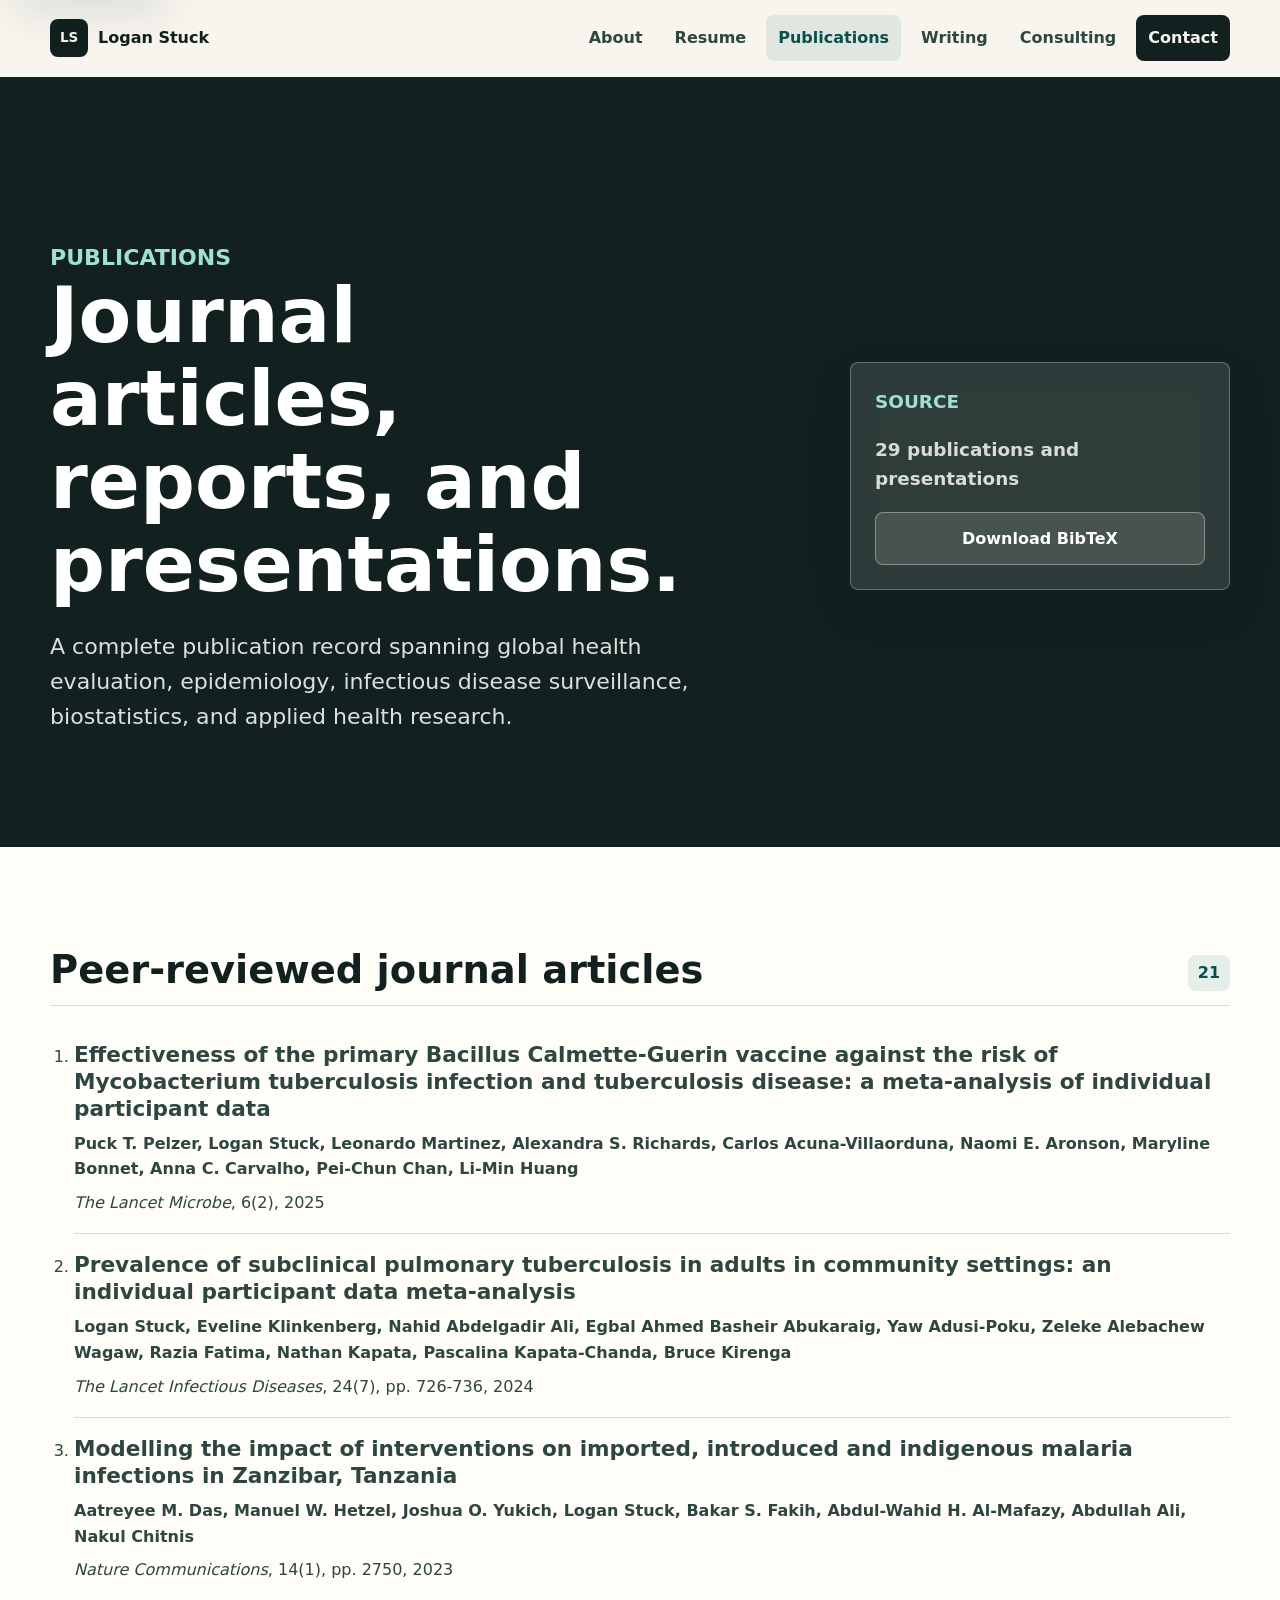
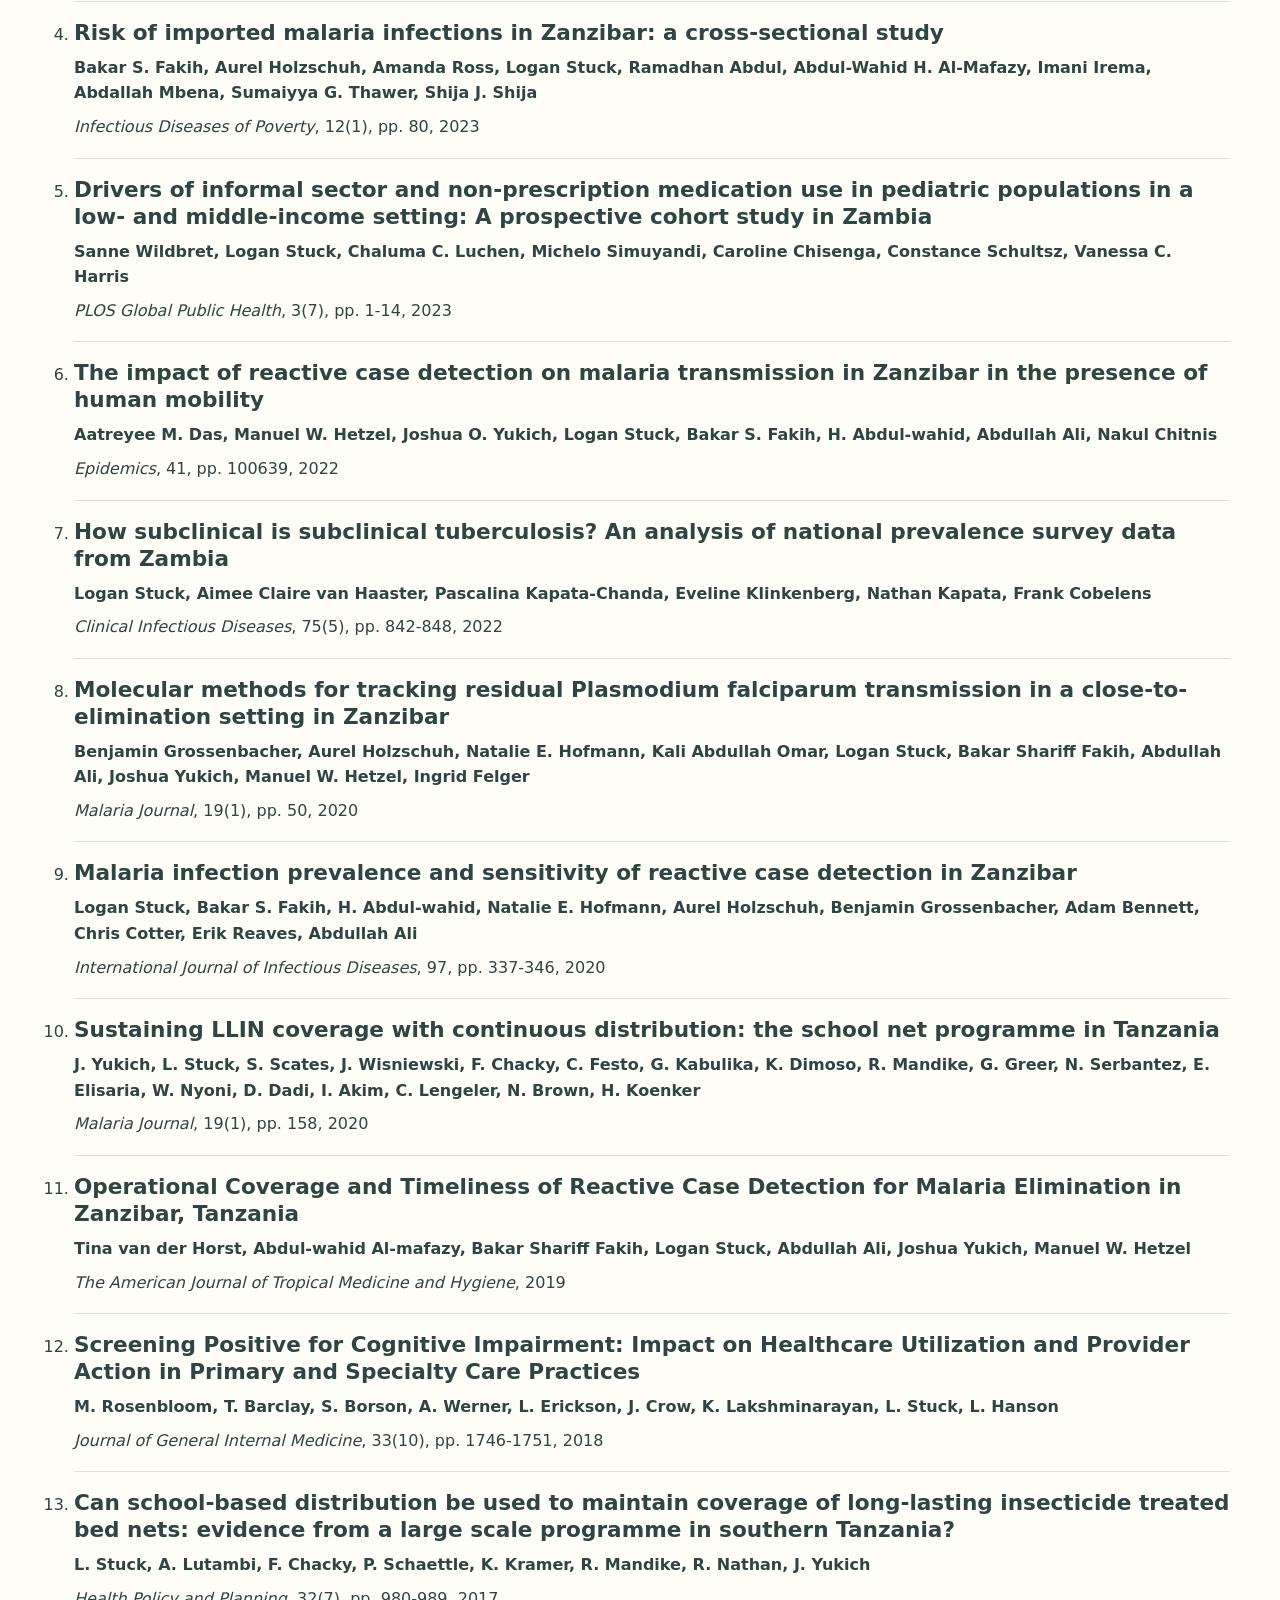
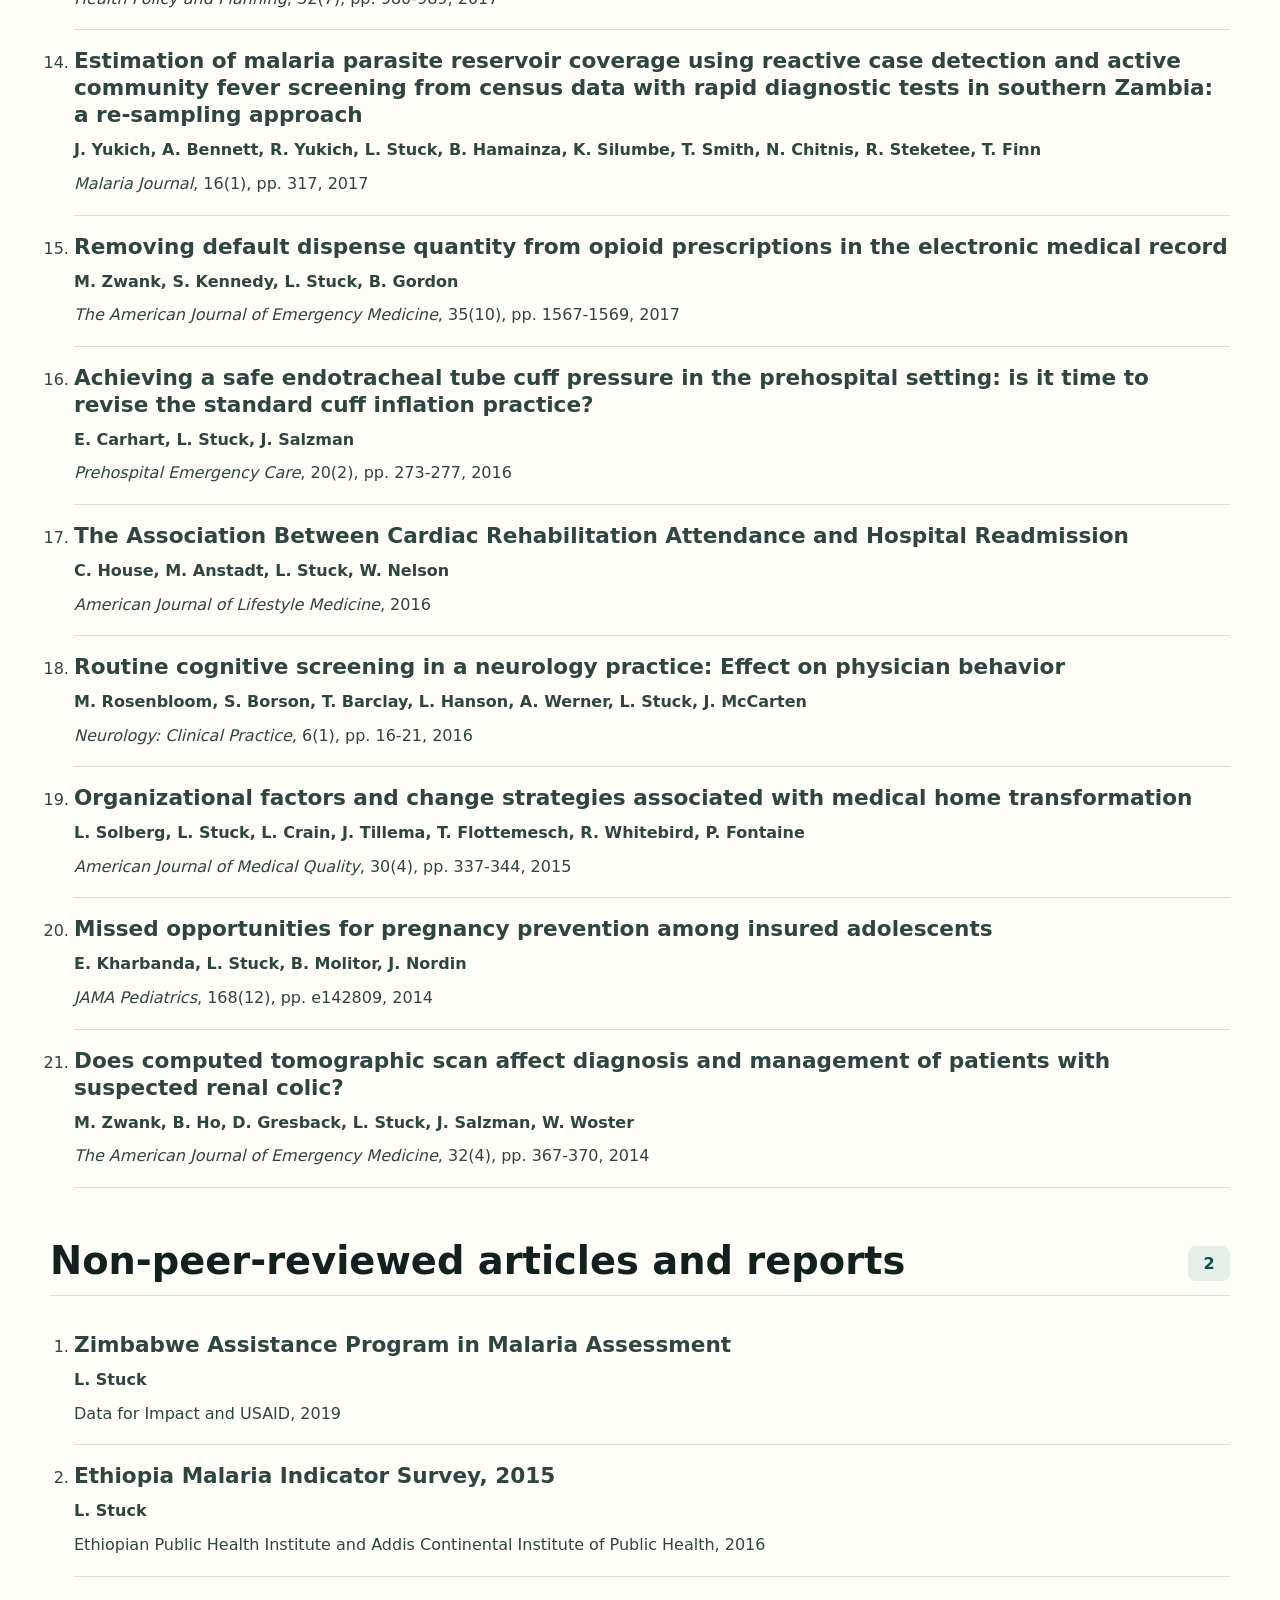
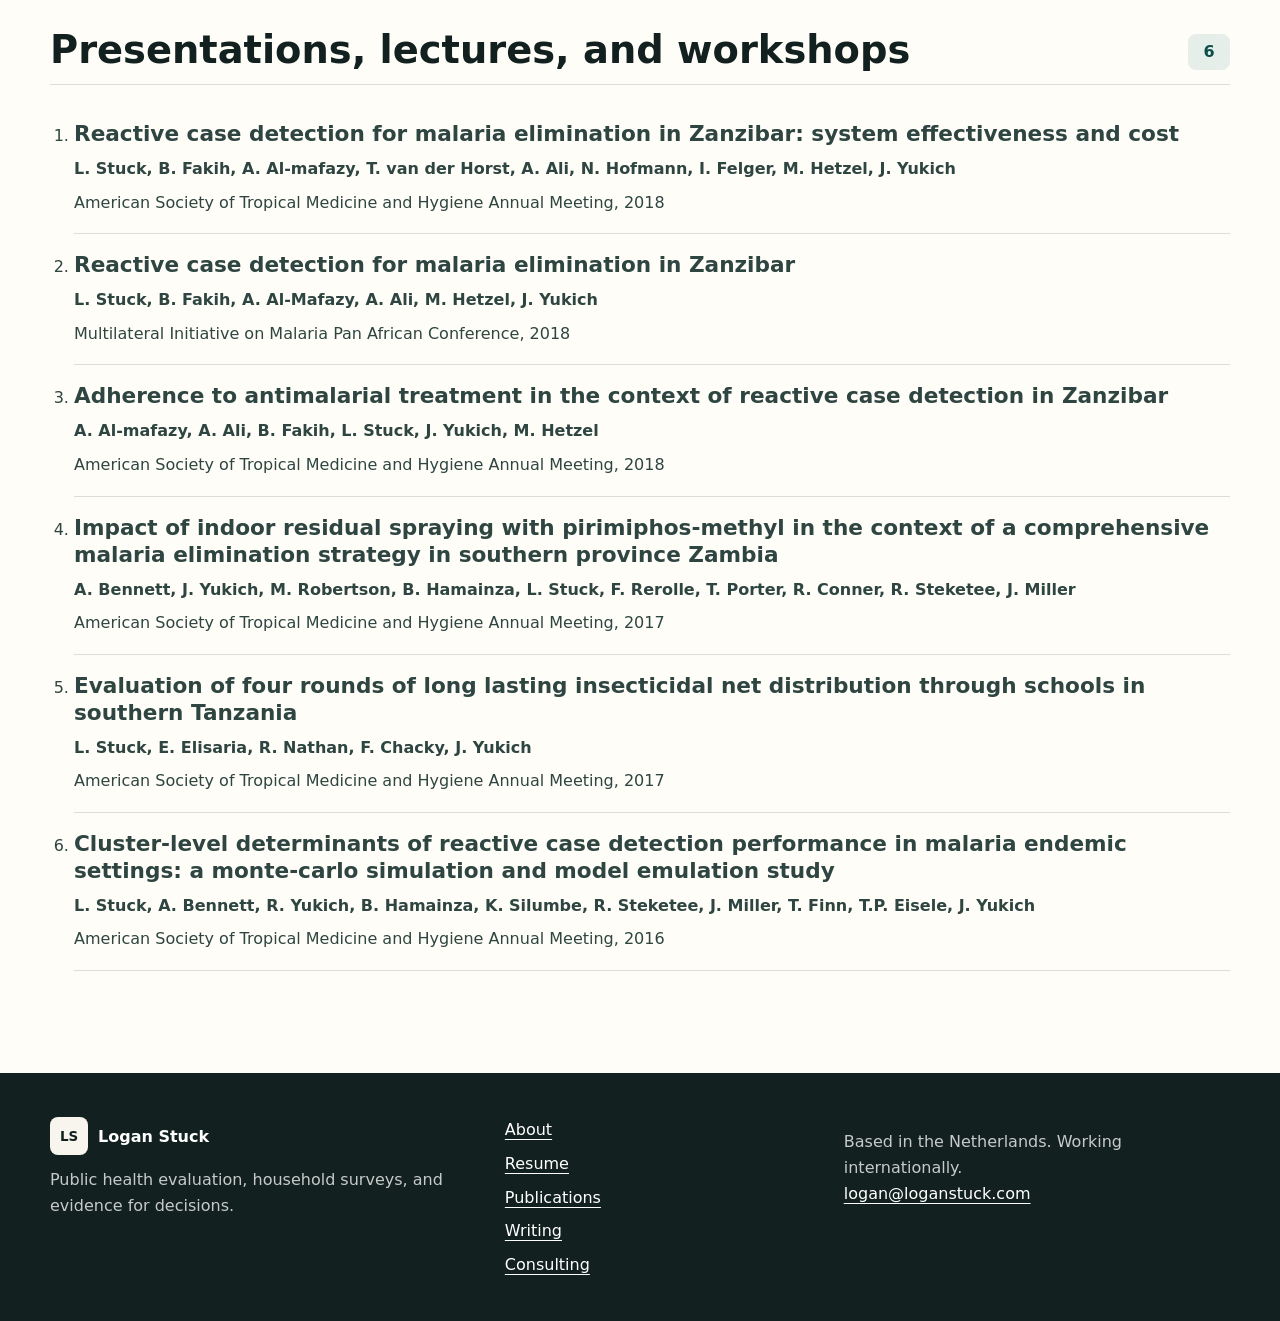
<file: publications.html>
<!doctype html>
<html lang="en">
  <head>
    <meta charset="utf-8">
    <meta name="viewport" content="width=device-width, initial-scale=1">
    <title>Publications | Logan Stuck</title>
    <meta
      name="description"
      content="Full publication list for Logan Stuck, including peer-reviewed journal articles, reports, presentations, lectures, and workshops."
    >
    <link rel="canonical" href="https://loganstuck.com/publications.html">
    <link rel="icon" href="favicon.svg" type="image/svg+xml">
    <link rel="stylesheet" href="assets/css/styles.css?v=f5e646c6effd">
  </head>
  <body>
    <a class="skip-link" href="#main">Skip to content</a>
    <header class="site-header" data-site-header>
      <div class="container header-inner">
        <a class="brand" href="index.html" aria-label="Logan Stuck home">
          <span class="brand-mark">LS</span>
          <span>Logan Stuck</span>
        </a>
        <button class="nav-toggle" type="button" aria-expanded="false" aria-controls="primary-nav">
          Menu
        </button>
        <nav class="primary-nav" id="primary-nav" aria-label="Primary navigation">
          <a href="about.html">About</a>
          <a href="resume.html">Resume</a>
          <a href="publications.html" aria-current="page">Publications</a>
          <a href="writing.html">Writing</a>
          <a href="consulting.html">Consulting</a>
          <a class="nav-cta" href="mailto:logan@loganstuck.com">Contact</a>
        </nav>
      </div>
    </header>

    <main id="main">
      <section class="page-hero publications-hero">
        <div class="container page-hero-grid">
          <div>
            <p class="eyebrow">Publications</p>
            <h1>Journal articles, reports, and presentations.</h1>
            <p>
              A complete publication record spanning global health evaluation, epidemiology,
              infectious disease surveillance, biostatistics, and applied health research.
            </p>
          </div>
          <aside class="writing-callout publication-source">
            <p class="panel-kicker">Source</p>
            <p data-publication-count>Loading publications</p>
            <a class="button button-secondary" href="assets/data/publications.bib" download>Download BibTeX</a>
          </aside>
        </div>
      </section>

      <section class="section section-light">
        <div class="container">
          <noscript>
            <div class="publication-error">
              <h2>JavaScript is required to render the publication list.</h2>
              <p>The static BibTeX source is available directly.</p>
              <a class="button button-outline" href="assets/data/publications.bib" download>Download BibTeX</a>
            </div>
          </noscript>
          <div class="publication-root" data-publications-root>
            <div class="publication-loading" aria-live="polite">Loading publications...</div>
          </div>
        </div>
      </section>
    </main>

    <footer class="site-footer">
      <div class="container footer-grid">
        <div>
          <a class="brand footer-brand" href="index.html" aria-label="Logan Stuck home">
            <span class="brand-mark">LS</span>
            <span>Logan Stuck</span>
          </a>
          <p>Public health evaluation, household surveys, and evidence for decisions.</p>
        </div>
        <div class="footer-links" aria-label="Footer navigation">
          <a href="about.html">About</a>
          <a href="resume.html">Resume</a>
          <a href="publications.html">Publications</a>
          <a href="writing.html">Writing</a>
          <a href="consulting.html">Consulting</a>
        </div>
        <div class="footer-contact">
          <p>Based in the Netherlands. Working internationally.</p>
          <a href="mailto:logan@loganstuck.com">logan@loganstuck.com</a>
        </div>
      </div>
    </footer>
    <script src="assets/js/site.js"></script>
    <script src="assets/js/publications.js"></script>
    <!-- Cloudflare Web Analytics -->
    <script type="module" src="https://static.cloudflareinsights.com/beacon.min.js" data-cf-beacon='{"token":"18aa4a566dab415485953c97b1da8213"}'></script>
    <!-- End Cloudflare Web Analytics -->
  </body>
</html>
</file>
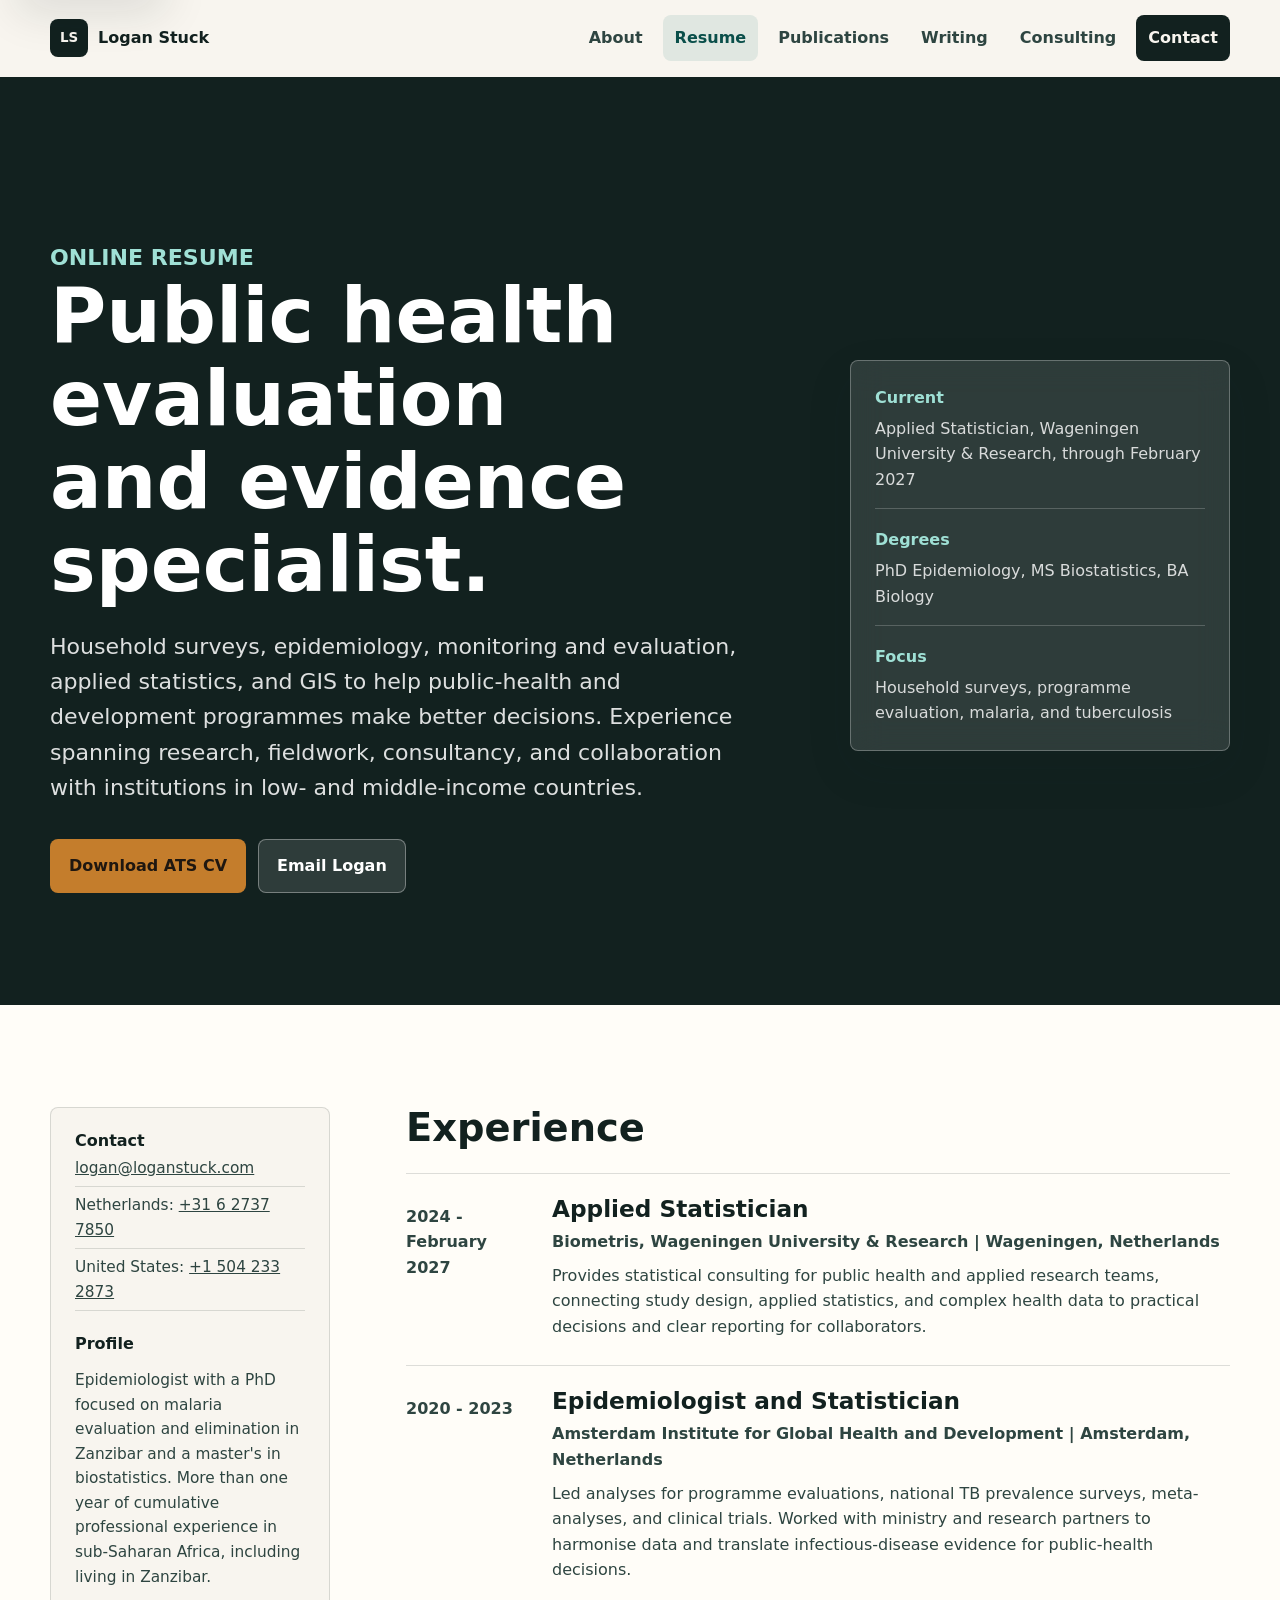
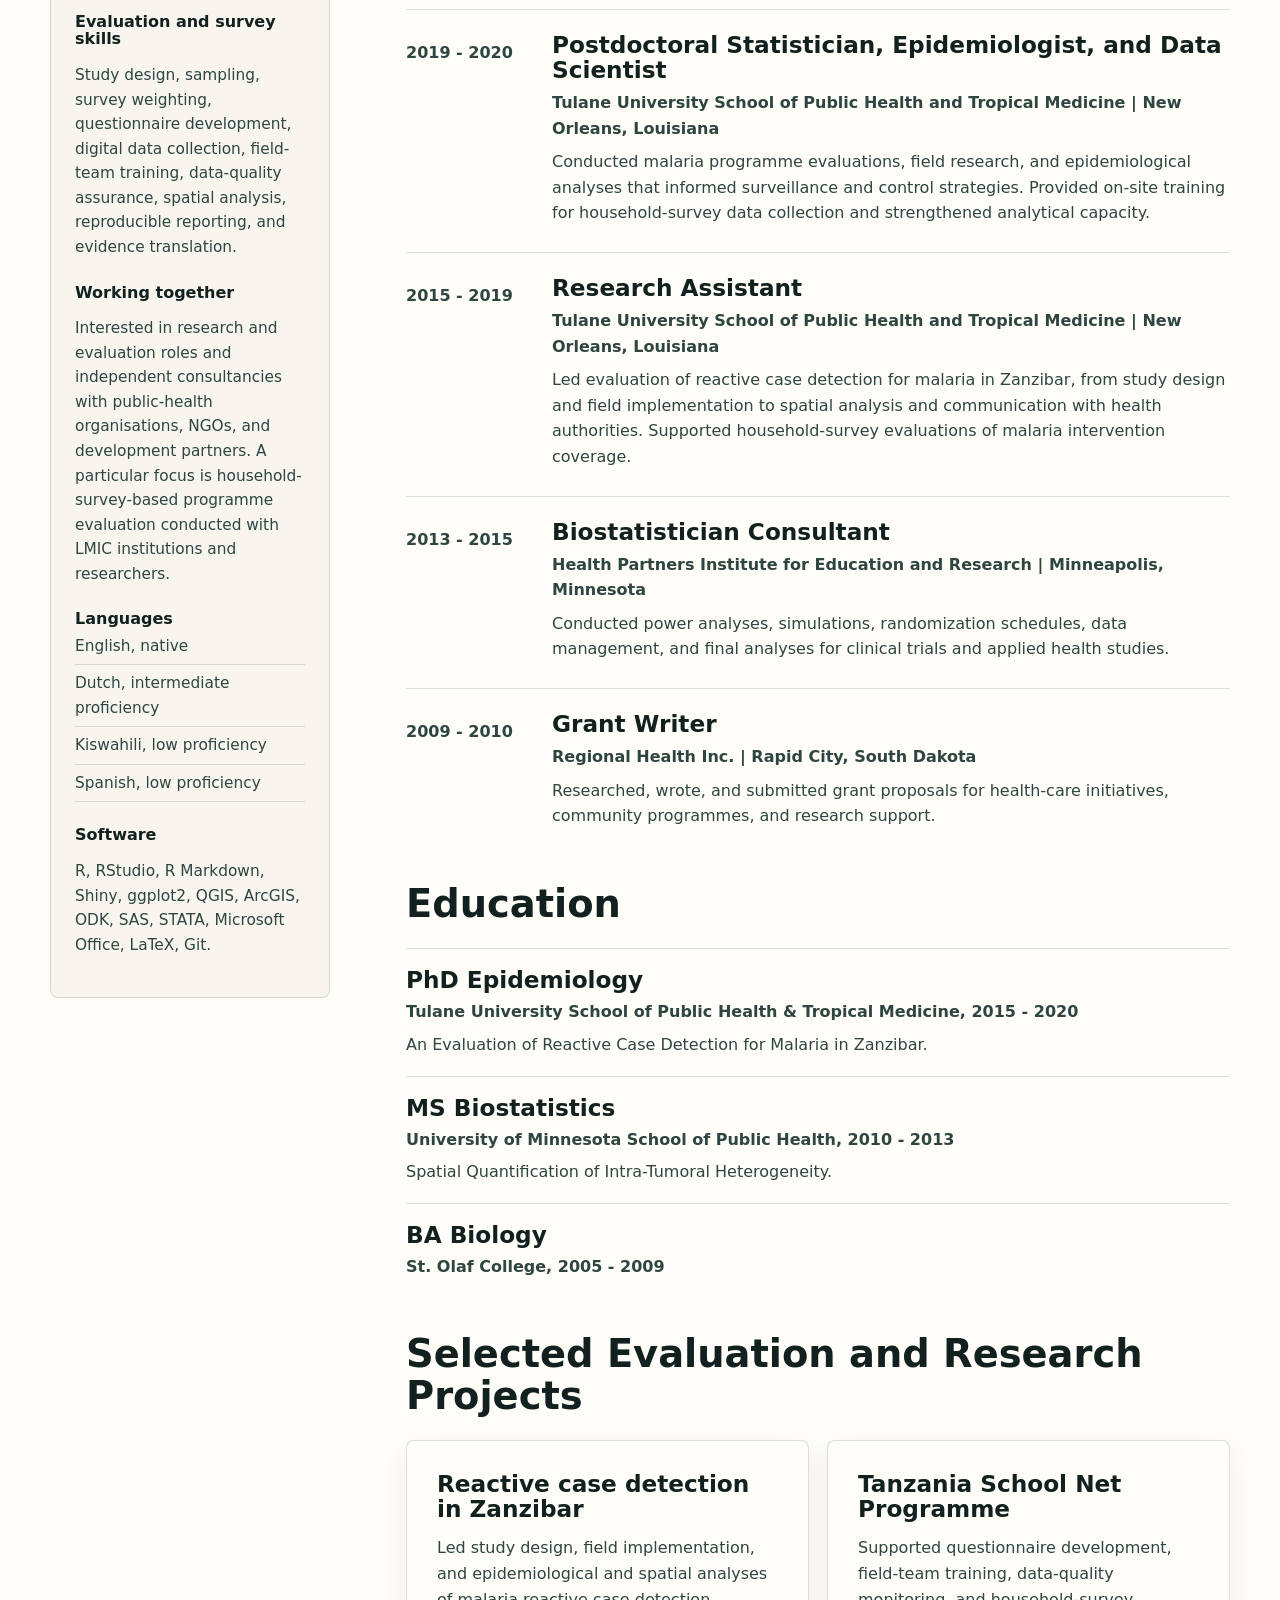
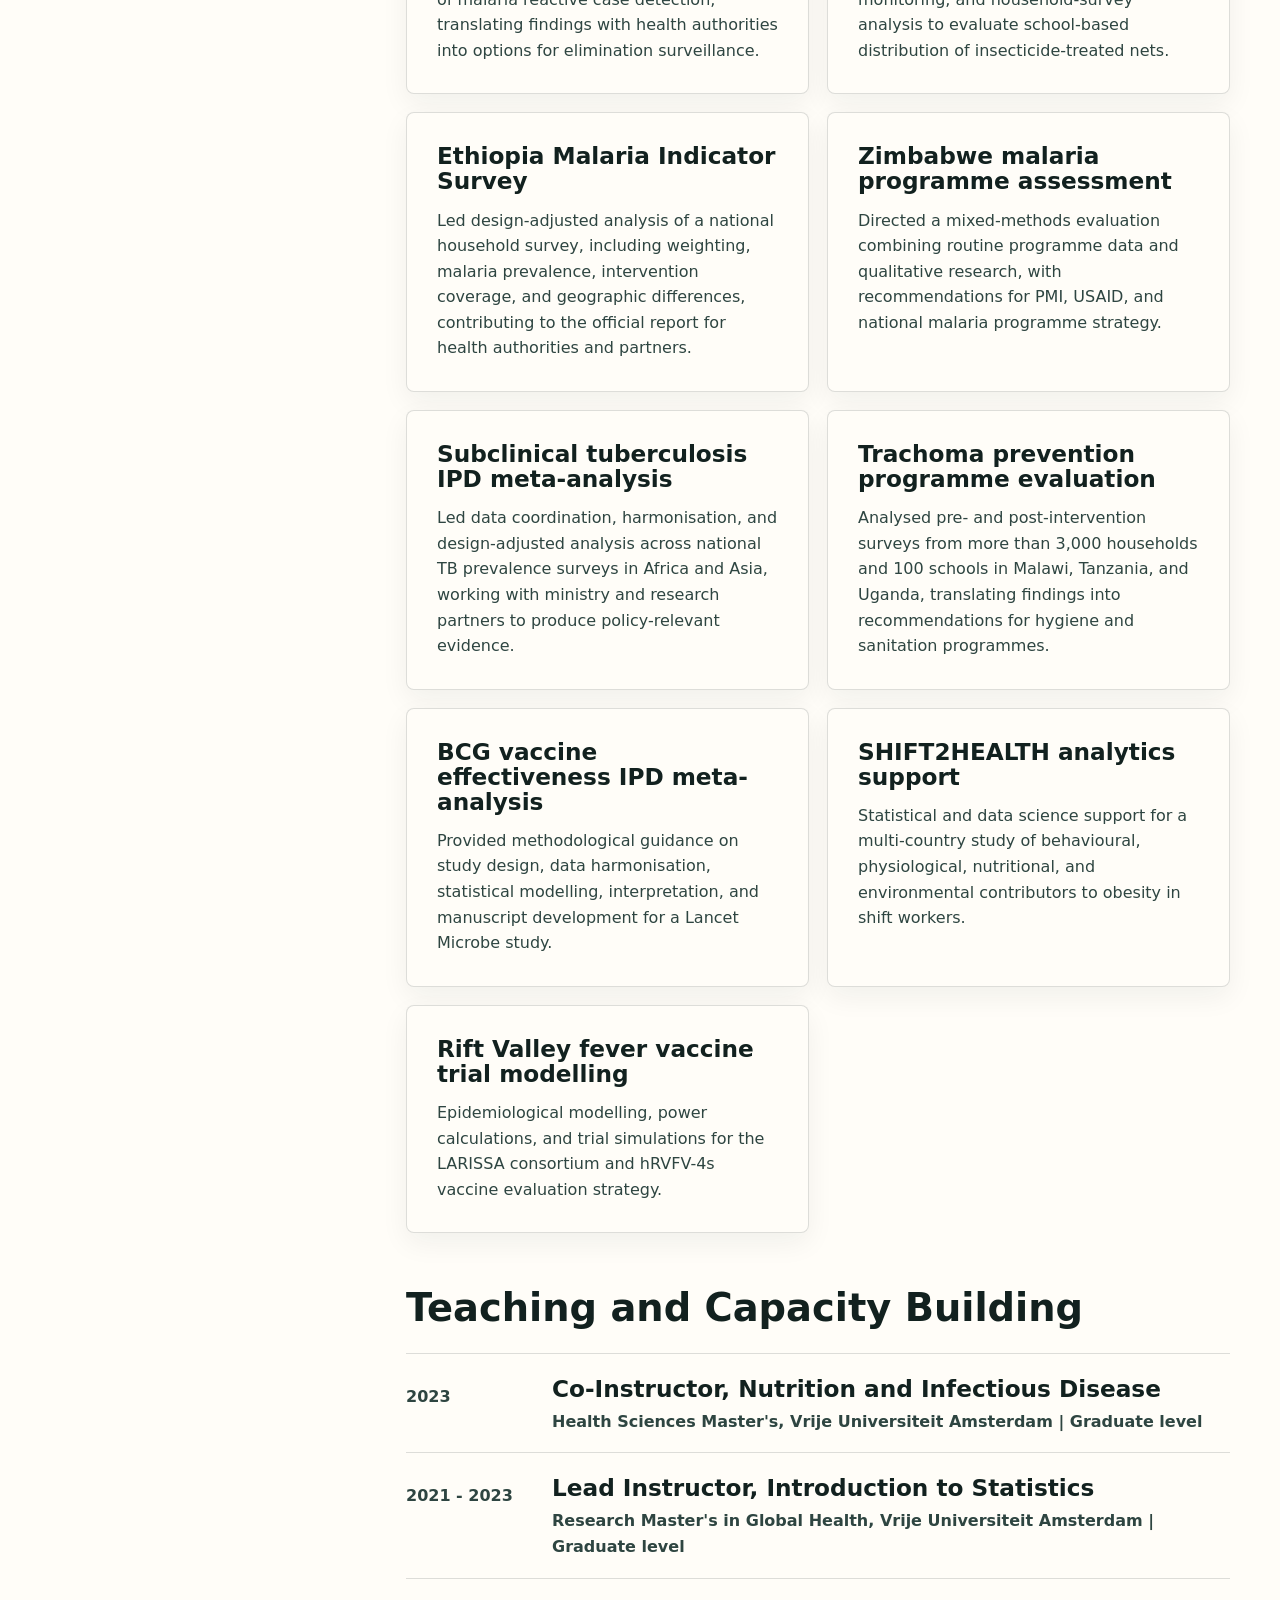
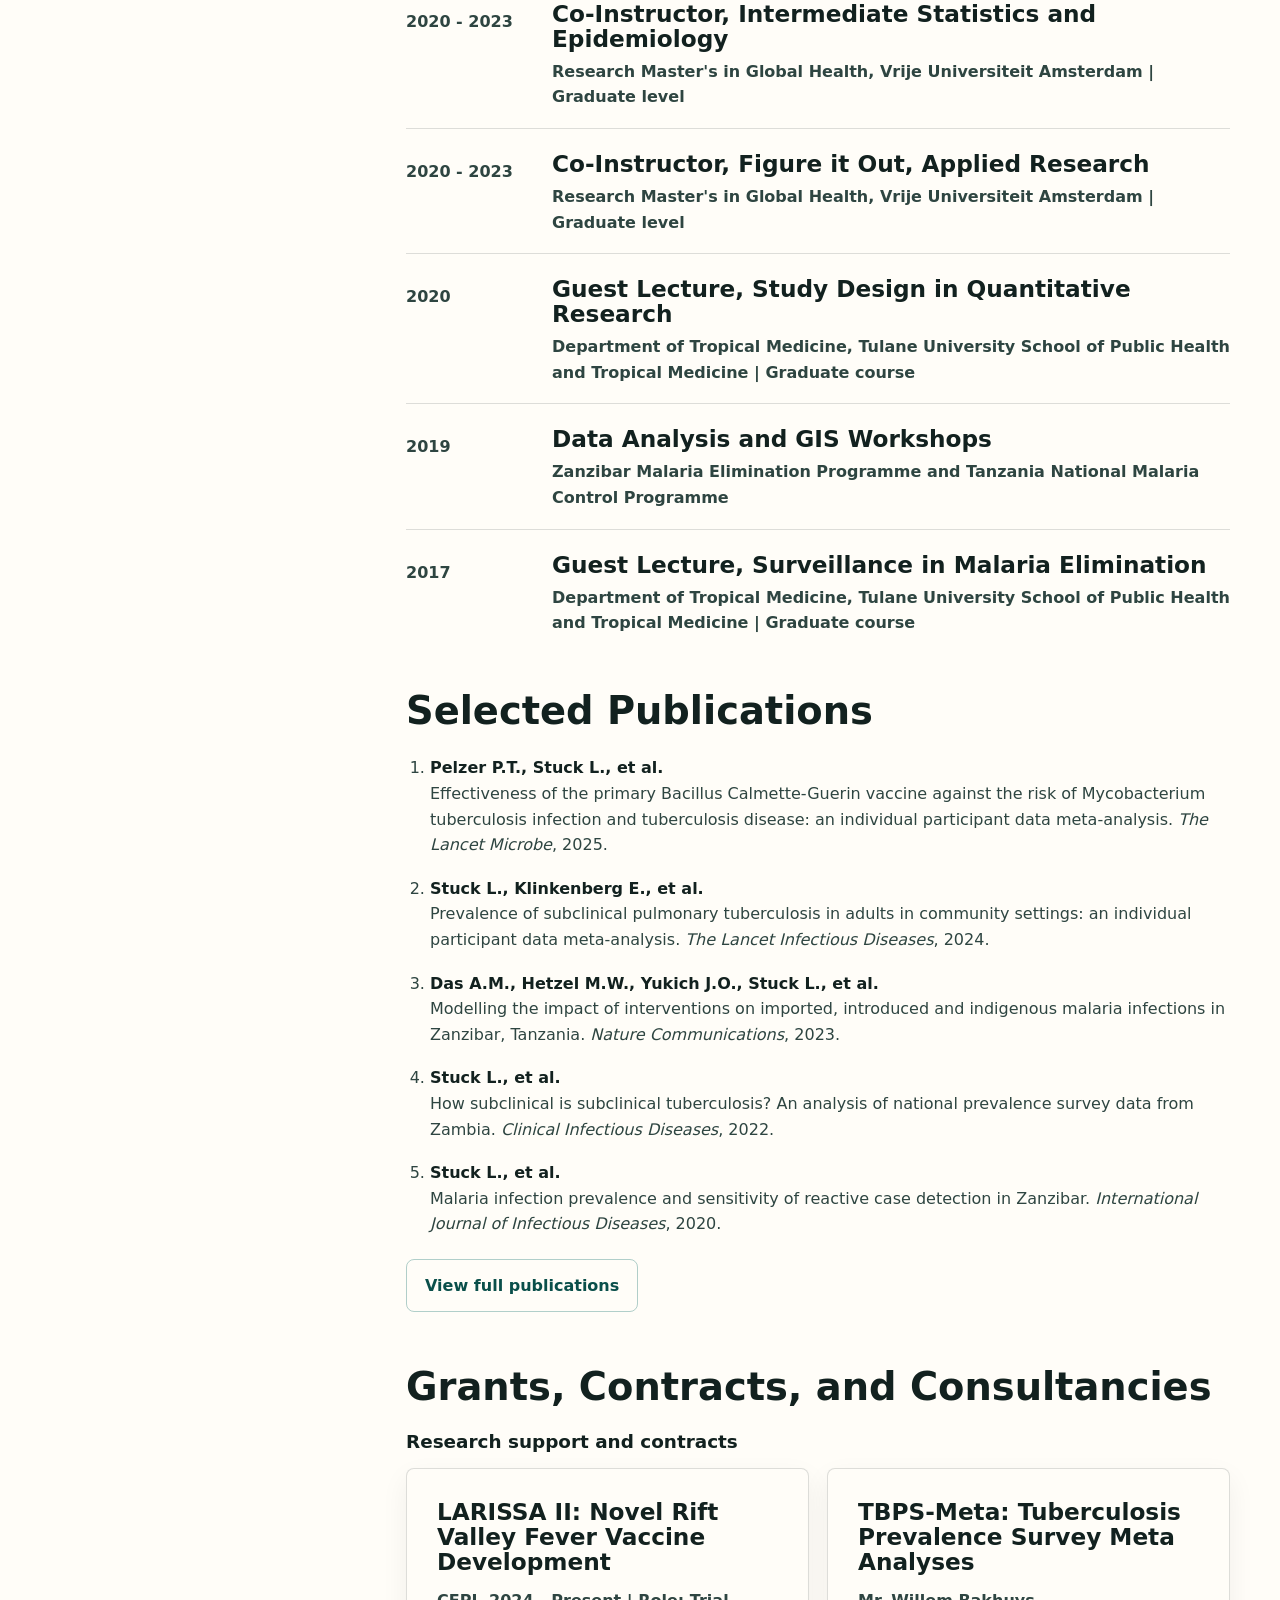
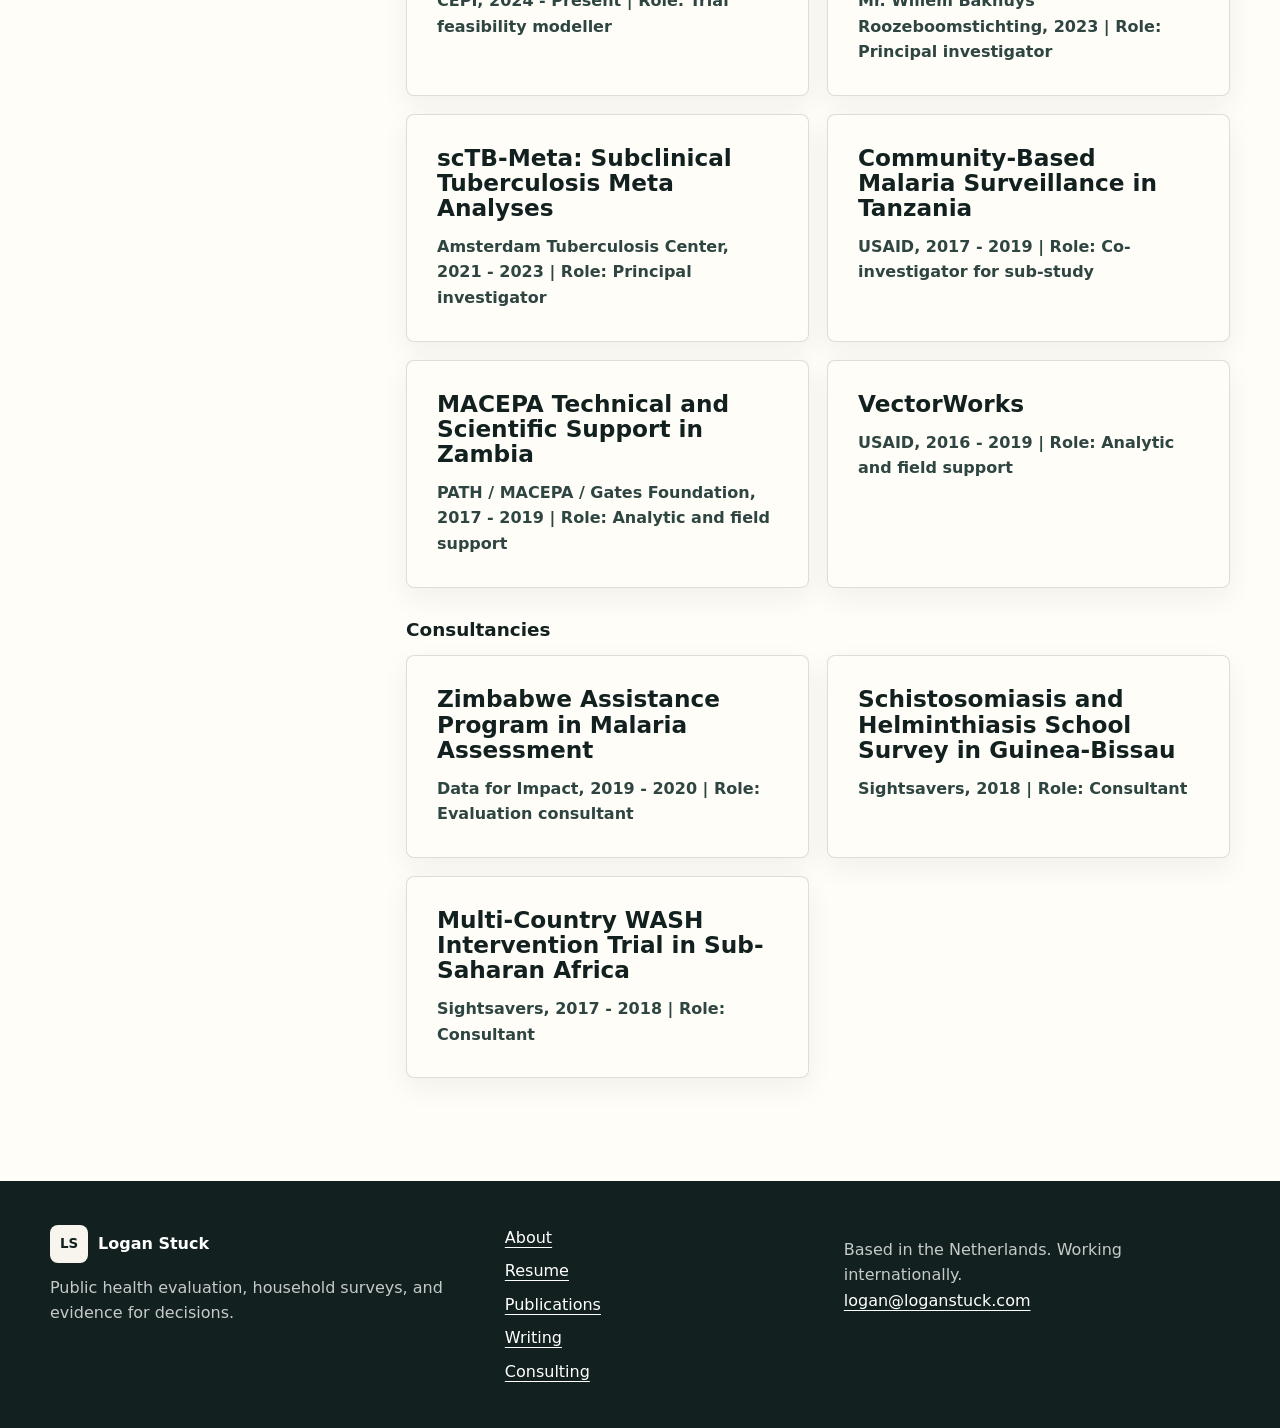
<file: resume.html>
<!doctype html>
<html lang="en">
  <head>
    <meta charset="utf-8">
    <meta name="viewport" content="width=device-width, initial-scale=1">
    <title>Resume | Logan Stuck</title>
    <meta
      name="description"
      content="Logan Stuck's experience in public health evaluation, household surveys, epidemiology, monitoring and evaluation, GIS, and evidence-informed decision support with LMIC partners."
    >
    <link rel="canonical" href="https://loganstuck.com/resume.html">
    <link rel="icon" href="favicon.svg" type="image/svg+xml">
    <link rel="stylesheet" href="assets/css/styles.css?v=f5e646c6effd">
  </head>
  <body>
    <a class="skip-link" href="#main">Skip to content</a>
    <header class="site-header" data-site-header>
      <div class="container header-inner">
        <a class="brand" href="index.html" aria-label="Logan Stuck home">
          <span class="brand-mark">LS</span>
          <span>Logan Stuck</span>
        </a>
        <button class="nav-toggle" type="button" aria-expanded="false" aria-controls="primary-nav">
          Menu
        </button>
        <nav class="primary-nav" id="primary-nav" aria-label="Primary navigation">
          <a href="about.html">About</a>
          <a href="resume.html" aria-current="page">Resume</a>
          <a href="publications.html">Publications</a>
          <a href="writing.html">Writing</a>
          <a href="consulting.html">Consulting</a>
          <a class="nav-cta" href="mailto:logan@loganstuck.com">Contact</a>
        </nav>
      </div>
    </header>

    <main id="main">
      <section class="page-hero resume-hero">
        <div class="container page-hero-grid">
          <div>
            <p class="eyebrow">Online resume</p>
            <h1>Public health evaluation and evidence specialist.</h1>
            <p>
              Household surveys, epidemiology, monitoring and evaluation, applied statistics,
              and GIS to help public-health and development programmes make better decisions.
              Experience spanning research, fieldwork, consultancy, and collaboration with
              institutions in low- and middle-income countries.
            </p>
            <div class="hero-actions">
              <a class="button button-primary" href="assets/docs/logan-stuck-cv.pdf?v=7f8af2a16cc3" download>Download ATS CV</a>
              <a class="button button-secondary" href="mailto:logan@loganstuck.com">Email Logan</a>
            </div>
          </div>
          <aside class="resume-facts" aria-label="Resume highlights">
            <div>
              <strong>Current</strong>
              <span>Applied Statistician, Wageningen University &amp; Research, through February 2027</span>
            </div>
            <div>
              <strong>Degrees</strong>
              <span>PhD Epidemiology, MS Biostatistics, BA Biology</span>
            </div>
            <div>
              <strong>Focus</strong>
              <span>Household surveys, programme evaluation, malaria, and tuberculosis</span>
            </div>
          </aside>
        </div>
      </section>

      <section class="section section-light">
        <div class="container resume-layout">
          <aside class="resume-sidebar" aria-label="Resume quick facts">
            <h2>Contact</h2>
            <ul class="clean-list">
              <li><a href="mailto:logan@loganstuck.com">logan@loganstuck.com</a></li>
              <li>Netherlands: <a href="tel:+31627377850">+31 6 2737 7850</a></li>
              <li>United States: <a href="tel:+15042332873">+1 504 233 2873</a></li>
            </ul>
            <h2>Profile</h2>
            <p>
              Epidemiologist with a PhD focused on malaria evaluation and elimination in Zanzibar
              and a master's in biostatistics. More than one year of cumulative professional
              experience in sub-Saharan Africa, including living in Zanzibar.
            </p>
            <h2>Evaluation and survey skills</h2>
            <p>
              Study design, sampling, survey weighting, questionnaire development, digital data
              collection, field-team training, data-quality assurance, spatial analysis,
              reproducible reporting, and evidence translation.
            </p>
            <h2>Working together</h2>
            <p>
              Interested in research and evaluation roles and independent consultancies with
              public-health organisations, NGOs, and development partners. A particular focus is
              household-survey-based programme evaluation conducted with LMIC institutions and researchers.
            </p>
            <h2>Languages</h2>
            <ul class="clean-list">
              <li>English, native</li>
              <li>Dutch, intermediate proficiency</li>
              <li>Kiswahili, low proficiency</li>
              <li>Spanish, low proficiency</li>
            </ul>
            <h2>Software</h2>
            <p>R, RStudio, R Markdown, Shiny, ggplot2, QGIS, ArcGIS, ODK, SAS, STATA, Microsoft Office, LaTeX, Git.</p>
          </aside>

          <div class="resume-main">
            <section class="resume-section" aria-labelledby="experience-heading">
              <h2 id="experience-heading">Experience</h2>
              <div class="timeline">
                <article class="timeline-item">
                  <p class="timeline-date">2024 - February 2027</p>
                  <div>
                    <h3>Applied Statistician</h3>
                    <p class="meta">Biometris, Wageningen University &amp; Research | Wageningen, Netherlands</p>
                    <p>
                      Provides statistical consulting for public health and applied research teams,
                      connecting study design, applied statistics, and complex health data to
                      practical decisions and clear reporting for collaborators.
                    </p>
                  </div>
                </article>
                <article class="timeline-item">
                  <p class="timeline-date">2020 - 2023</p>
                  <div>
                    <h3>Epidemiologist and Statistician</h3>
                    <p class="meta">Amsterdam Institute for Global Health and Development | Amsterdam, Netherlands</p>
                    <p>
                      Led analyses for programme evaluations, national TB prevalence surveys,
                      meta-analyses, and clinical trials. Worked with ministry and research partners
                      to harmonise data and translate infectious-disease evidence for public-health decisions.
                    </p>
                  </div>
                </article>
                <article class="timeline-item">
                  <p class="timeline-date">2019 - 2020</p>
                  <div>
                    <h3>Postdoctoral Statistician, Epidemiologist, and Data Scientist</h3>
                    <p class="meta">Tulane University School of Public Health and Tropical Medicine | New Orleans, Louisiana</p>
                    <p>
                      Conducted malaria programme evaluations, field research, and epidemiological
                      analyses that informed surveillance and control strategies. Provided on-site
                      training for household-survey data collection and strengthened analytical capacity.
                    </p>
                  </div>
                </article>
                <article class="timeline-item">
                  <p class="timeline-date">2015 - 2019</p>
                  <div>
                    <h3>Research Assistant</h3>
                    <p class="meta">Tulane University School of Public Health and Tropical Medicine | New Orleans, Louisiana</p>
                    <p>
                      Led evaluation of reactive case detection for malaria in Zanzibar, from study
                      design and field implementation to spatial analysis and communication with health
                      authorities. Supported household-survey evaluations of malaria intervention coverage.
                    </p>
                  </div>
                </article>
                <article class="timeline-item">
                  <p class="timeline-date">2013 - 2015</p>
                  <div>
                    <h3>Biostatistician Consultant</h3>
                    <p class="meta">Health Partners Institute for Education and Research | Minneapolis, Minnesota</p>
                    <p>
                      Conducted power analyses, simulations, randomization schedules, data management,
                      and final analyses for clinical trials and applied health studies.
                    </p>
                  </div>
                </article>
                <article class="timeline-item">
                  <p class="timeline-date">2009 - 2010</p>
                  <div>
                    <h3>Grant Writer</h3>
                    <p class="meta">Regional Health Inc. | Rapid City, South Dakota</p>
                    <p>
                      Researched, wrote, and submitted grant proposals for health-care initiatives,
                      community programmes, and research support.
                    </p>
                  </div>
                </article>
              </div>
            </section>

            <section class="resume-section" aria-labelledby="education-heading">
              <h2 id="education-heading">Education</h2>
              <div class="education-list">
                <article>
                  <h3>PhD Epidemiology</h3>
                  <p class="meta">Tulane University School of Public Health &amp; Tropical Medicine, 2015 - 2020</p>
                  <p>An Evaluation of Reactive Case Detection for Malaria in Zanzibar.</p>
                </article>
                <article>
                  <h3>MS Biostatistics</h3>
                  <p class="meta">University of Minnesota School of Public Health, 2010 - 2013</p>
                  <p>Spatial Quantification of Intra-Tumoral Heterogeneity.</p>
                </article>
                <article>
                  <h3>BA Biology</h3>
                  <p class="meta">St. Olaf College, 2005 - 2009</p>
                </article>
              </div>
            </section>

            <section class="resume-section" id="projects" aria-labelledby="projects-heading">
              <h2 id="projects-heading">Selected Evaluation and Research Projects</h2>
              <div class="card-grid two">
                <article class="feature-card">
                  <h3>Reactive case detection in Zanzibar</h3>
                  <p>
                    Led study design, field implementation, and epidemiological and spatial analyses
                    of malaria reactive case detection, translating findings with health authorities
                    into options for elimination surveillance.
                  </p>
                </article>
                <article class="feature-card">
                  <h3>Tanzania School Net Programme</h3>
                  <p>
                    Supported questionnaire development, field-team training, data-quality monitoring,
                    and household-survey analysis to evaluate school-based distribution of
                    insecticide-treated nets.
                  </p>
                </article>
                <article class="feature-card">
                  <h3>Ethiopia Malaria Indicator Survey</h3>
                  <p>
                    Led design-adjusted analysis of a national household survey, including weighting,
                    malaria prevalence, intervention coverage, and geographic differences, contributing
                    to the official report for health authorities and partners.
                  </p>
                </article>
                <article class="feature-card">
                  <h3>Zimbabwe malaria programme assessment</h3>
                  <p>
                    Directed a mixed-methods evaluation combining routine programme data and
                    qualitative research, with recommendations for PMI, USAID, and national
                    malaria programme strategy.
                  </p>
                </article>
                <article class="feature-card">
                  <h3>Subclinical tuberculosis IPD meta-analysis</h3>
                  <p>
                    Led data coordination, harmonisation, and design-adjusted analysis across national
                    TB prevalence surveys in Africa and Asia, working with ministry and research
                    partners to produce policy-relevant evidence.
                  </p>
                </article>
                <article class="feature-card">
                  <h3>Trachoma prevention programme evaluation</h3>
                  <p>
                    Analysed pre- and post-intervention surveys from more than 3,000 households
                    and 100 schools in Malawi, Tanzania, and Uganda, translating findings into
                    recommendations for hygiene and sanitation programmes.
                  </p>
                </article>
                <article class="feature-card">
                  <h3>BCG vaccine effectiveness IPD meta-analysis</h3>
                  <p>
                    Provided methodological guidance on study design, data harmonisation, statistical
                    modelling, interpretation, and manuscript development for a Lancet Microbe study.
                  </p>
                </article>
                <article class="feature-card">
                  <h3>SHIFT2HEALTH analytics support</h3>
                  <p>
                    Statistical and data science support for a multi-country study of behavioural,
                    physiological, nutritional, and environmental contributors to obesity in shift workers.
                  </p>
                </article>
                <article class="feature-card">
                  <h3>Rift Valley fever vaccine trial modelling</h3>
                  <p>
                    Epidemiological modelling, power calculations, and trial simulations for the
                    LARISSA consortium and hRVFV-4s vaccine evaluation strategy.
                  </p>
                </article>
              </div>
            </section>

            <section class="resume-section" aria-labelledby="teaching-heading">
              <h2 id="teaching-heading">Teaching and Capacity Building</h2>
              <div class="timeline compact">
                <article class="timeline-item">
                  <p class="timeline-date">2023</p>
                  <div>
                    <h3>Co-Instructor, Nutrition and Infectious Disease</h3>
                    <p class="meta">Health Sciences Master's, Vrije Universiteit Amsterdam | Graduate level</p>
                  </div>
                </article>
                <article class="timeline-item">
                  <p class="timeline-date">2021 - 2023</p>
                  <div>
                    <h3>Lead Instructor, Introduction to Statistics</h3>
                    <p class="meta">Research Master's in Global Health, Vrije Universiteit Amsterdam | Graduate level</p>
                  </div>
                </article>
                <article class="timeline-item">
                  <p class="timeline-date">2020 - 2023</p>
                  <div>
                    <h3>Co-Instructor, Intermediate Statistics and Epidemiology</h3>
                    <p class="meta">Research Master's in Global Health, Vrije Universiteit Amsterdam | Graduate level</p>
                  </div>
                </article>
                <article class="timeline-item">
                  <p class="timeline-date">2020 - 2023</p>
                  <div>
                    <h3>Co-Instructor, Figure it Out, Applied Research</h3>
                    <p class="meta">Research Master's in Global Health, Vrije Universiteit Amsterdam | Graduate level</p>
                  </div>
                </article>
                <article class="timeline-item">
                  <p class="timeline-date">2020</p>
                  <div>
                    <h3>Guest Lecture, Study Design in Quantitative Research</h3>
                    <p class="meta">Department of Tropical Medicine, Tulane University School of Public Health and Tropical Medicine | Graduate course</p>
                  </div>
                </article>
                <article class="timeline-item">
                  <p class="timeline-date">2019</p>
                  <div>
                    <h3>Data Analysis and GIS Workshops</h3>
                    <p class="meta">Zanzibar Malaria Elimination Programme and Tanzania National Malaria Control Programme</p>
                  </div>
                </article>
                <article class="timeline-item">
                  <p class="timeline-date">2017</p>
                  <div>
                    <h3>Guest Lecture, Surveillance in Malaria Elimination</h3>
                    <p class="meta">Department of Tropical Medicine, Tulane University School of Public Health and Tropical Medicine | Graduate course</p>
                  </div>
                </article>
              </div>
            </section>

            <section class="resume-section" aria-labelledby="publications-heading">
              <h2 id="publications-heading">Selected Publications</h2>
              <ol class="publication-list">
                <li>
                  <span>Pelzer P.T., Stuck L., et al.</span>
                  Effectiveness of the primary Bacillus Calmette-Guerin vaccine against the risk of
                  Mycobacterium tuberculosis infection and tuberculosis disease: an individual
                  participant data meta-analysis. <em>The Lancet Microbe</em>, 2025.
                </li>
                <li>
                  <span>Stuck L., Klinkenberg E., et al.</span>
                  Prevalence of subclinical pulmonary tuberculosis in adults in community settings:
                  an individual participant data meta-analysis. <em>The Lancet Infectious Diseases</em>,
                  2024.
                </li>
                <li>
                  <span>Das A.M., Hetzel M.W., Yukich J.O., Stuck L., et al.</span>
                  Modelling the impact of interventions on imported, introduced and indigenous
                  malaria infections in Zanzibar, Tanzania. <em>Nature Communications</em>, 2023.
                </li>
                <li>
                  <span>Stuck L., et al.</span>
                  How subclinical is subclinical tuberculosis? An analysis of national prevalence
                  survey data from Zambia. <em>Clinical Infectious Diseases</em>, 2022.
                </li>
                <li>
                  <span>Stuck L., et al.</span>
                  Malaria infection prevalence and sensitivity of reactive case detection in
                  Zanzibar. <em>International Journal of Infectious Diseases</em>, 2020.
                </li>
              </ol>
              <a class="button button-outline publication-archive-link" href="publications.html">View full publications</a>
            </section>

            <section class="resume-section" aria-labelledby="grants-heading">
              <h2 id="grants-heading">Grants, Contracts, and Consultancies</h2>
              <h3 class="resume-subheading">Research support and contracts</h3>
              <div class="card-grid two">
                <article class="feature-card">
                  <h3>LARISSA II: Novel Rift Valley Fever Vaccine Development</h3>
                  <p class="meta">CEPI, 2024 - Present | Role: Trial feasibility modeller</p>
                </article>
                <article class="feature-card">
                  <h3>TBPS-Meta: Tuberculosis Prevalence Survey Meta Analyses</h3>
                  <p class="meta">Mr. Willem Bakhuys Roozeboomstichting, 2023 | Role: Principal investigator</p>
                </article>
                <article class="feature-card">
                  <h3>scTB-Meta: Subclinical Tuberculosis Meta Analyses</h3>
                  <p class="meta">Amsterdam Tuberculosis Center, 2021 - 2023 | Role: Principal investigator</p>
                </article>
                <article class="feature-card">
                  <h3>Community-Based Malaria Surveillance in Tanzania</h3>
                  <p class="meta">USAID, 2017 - 2019 | Role: Co-investigator for sub-study</p>
                </article>
                <article class="feature-card">
                  <h3>MACEPA Technical and Scientific Support in Zambia</h3>
                  <p class="meta">PATH / MACEPA / Gates Foundation, 2017 - 2019 | Role: Analytic and field support</p>
                </article>
                <article class="feature-card">
                  <h3>VectorWorks</h3>
                  <p class="meta">USAID, 2016 - 2019 | Role: Analytic and field support</p>
                </article>
              </div>
              <h3 class="resume-subheading">Consultancies</h3>
              <div class="card-grid two">
                <article class="feature-card">
                  <h3>Zimbabwe Assistance Program in Malaria Assessment</h3>
                  <p class="meta">Data for Impact, 2019 - 2020 | Role: Evaluation consultant</p>
                </article>
                <article class="feature-card">
                  <h3>Schistosomiasis and Helminthiasis School Survey in Guinea-Bissau</h3>
                  <p class="meta">Sightsavers, 2018 | Role: Consultant</p>
                </article>
                <article class="feature-card">
                  <h3>Multi-Country WASH Intervention Trial in Sub-Saharan Africa</h3>
                  <p class="meta">Sightsavers, 2017 - 2018 | Role: Consultant</p>
                </article>
              </div>
            </section>
          </div>
        </div>
      </section>
    </main>

    <footer class="site-footer">
      <div class="container footer-grid">
        <div>
          <a class="brand footer-brand" href="index.html" aria-label="Logan Stuck home">
            <span class="brand-mark">LS</span>
            <span>Logan Stuck</span>
          </a>
          <p>Public health evaluation, household surveys, and evidence for decisions.</p>
        </div>
        <div class="footer-links" aria-label="Footer navigation">
          <a href="about.html">About</a>
          <a href="resume.html">Resume</a>
          <a href="publications.html">Publications</a>
          <a href="writing.html">Writing</a>
          <a href="consulting.html">Consulting</a>
        </div>
        <div class="footer-contact">
          <p>Based in the Netherlands. Working internationally.</p>
          <a href="mailto:logan@loganstuck.com">logan@loganstuck.com</a>
        </div>
      </div>
    </footer>
    <script src="assets/js/site.js"></script>
    <!-- Cloudflare Web Analytics -->
    <script type="module" src="https://static.cloudflareinsights.com/beacon.min.js" data-cf-beacon='{"token":"18aa4a566dab415485953c97b1da8213"}'></script>
    <!-- End Cloudflare Web Analytics -->
  </body>
</html>
</file>
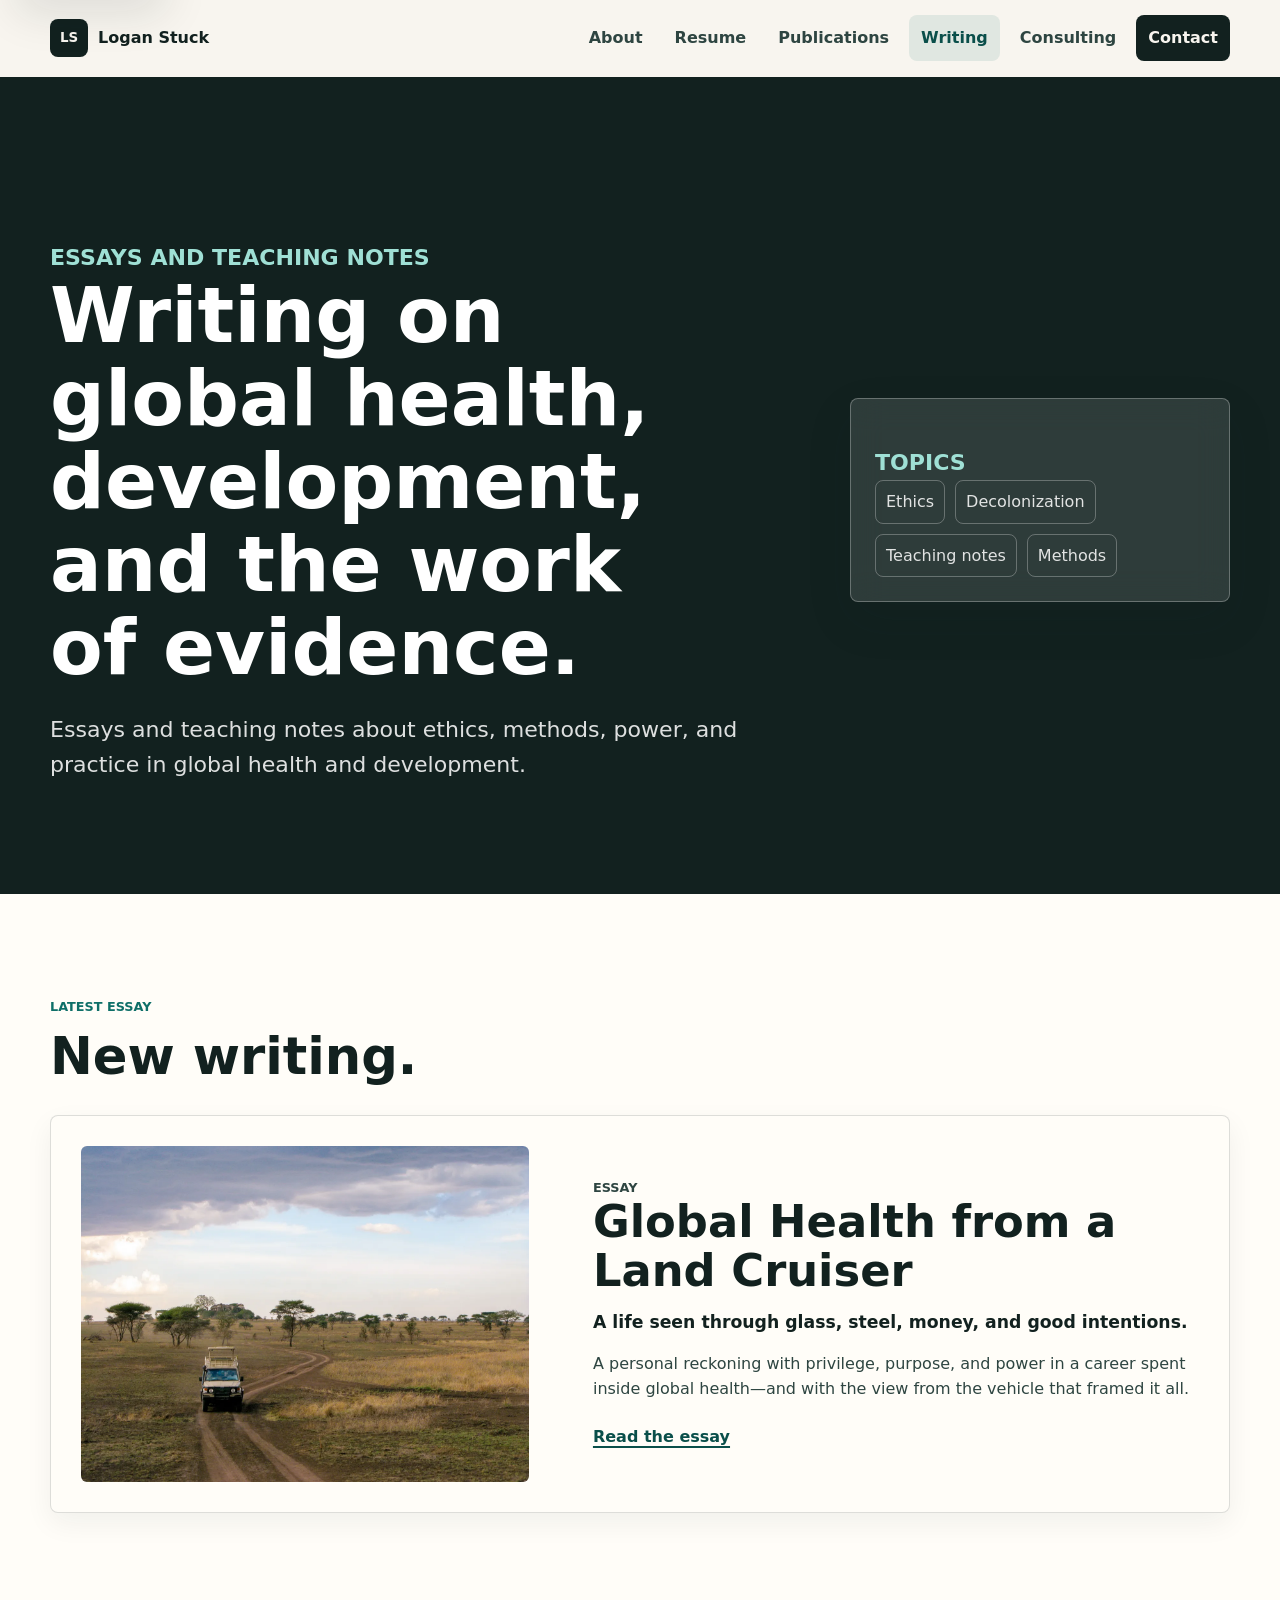
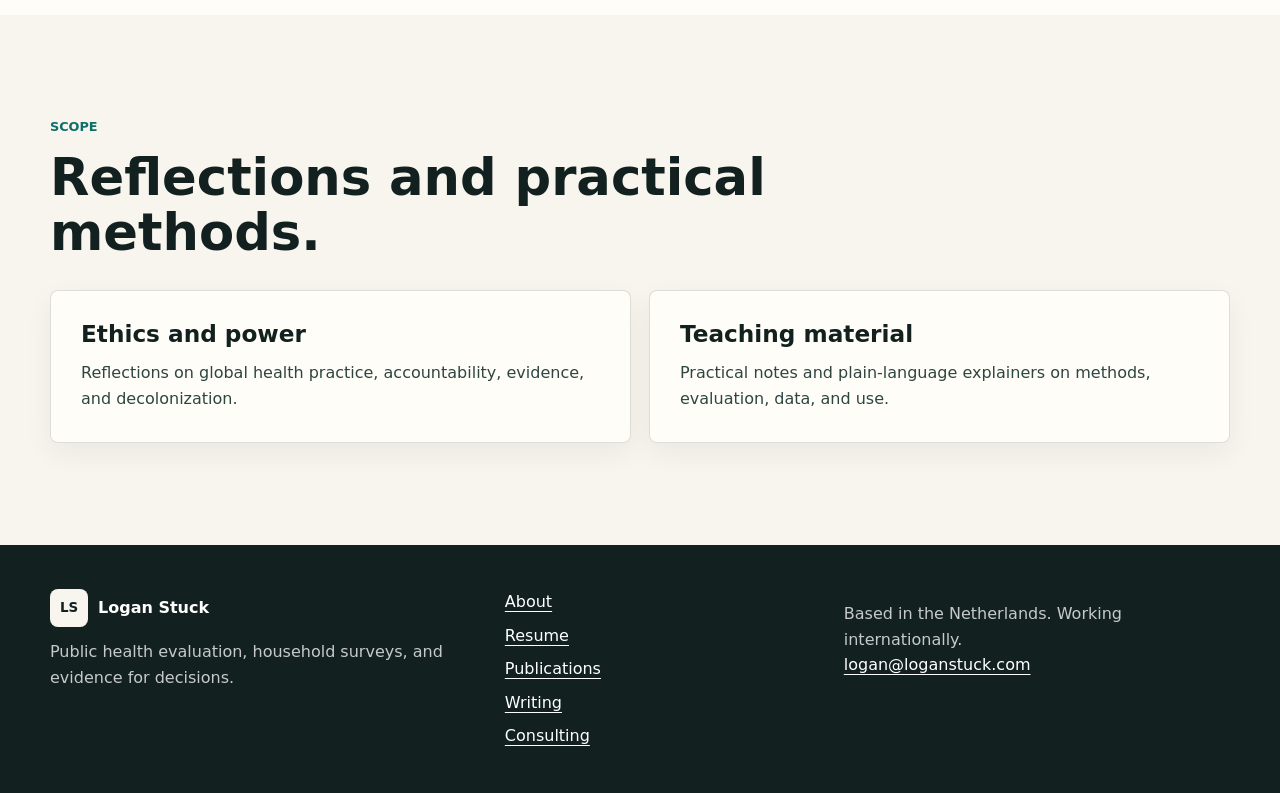
<file: writing.html>
<!doctype html>
<html lang="en">
  <head>
    <meta charset="utf-8">
    <meta name="viewport" content="width=device-width, initial-scale=1">
    <title>Writing | Logan Stuck</title>
    <meta
      name="description"
      content="Essays and teaching notes by Logan Stuck on global health, development, ethics, methods, and evidence in practice."
    >
    <link rel="canonical" href="https://loganstuck.com/writing.html">
    <link rel="icon" href="favicon.svg" type="image/svg+xml">
    <link rel="stylesheet" href="assets/css/styles.css?v=f5e646c6effd">
  </head>
  <body>
    <a class="skip-link" href="#main">Skip to content</a>
    <header class="site-header" data-site-header>
      <div class="container header-inner">
        <a class="brand" href="index.html" aria-label="Logan Stuck home">
          <span class="brand-mark">LS</span>
          <span>Logan Stuck</span>
        </a>
        <button class="nav-toggle" type="button" aria-expanded="false" aria-controls="primary-nav">
          Menu
        </button>
        <nav class="primary-nav" id="primary-nav" aria-label="Primary navigation">
          <a href="about.html">About</a>
          <a href="resume.html">Resume</a>
          <a href="publications.html">Publications</a>
          <a href="writing.html" aria-current="page">Writing</a>
          <a href="consulting.html">Consulting</a>
          <a class="nav-cta" href="mailto:logan@loganstuck.com">Contact</a>
        </nav>
      </div>
    </header>

    <main id="main">
      <section class="page-hero">
        <div class="container page-hero-grid">
          <div>
            <p class="eyebrow">Essays and teaching notes</p>
            <h1>Writing on global health, development, and the work of evidence.</h1>
            <p>
              Essays and teaching notes about ethics, methods, power, and practice in global
              health and development.
            </p>
          </div>
          <aside class="writing-callout">
            <p class="panel-kicker">Topics</p>
            <ul class="tag-list" aria-label="Writing topics">
              <li>Ethics</li>
              <li>Decolonization</li>
              <li>Teaching notes</li>
              <li>Methods</li>
            </ul>
          </aside>
        </div>
      </section>

      <section class="section section-light">
        <div class="container">
          <div class="section-heading">
            <p class="eyebrow">Latest essay</p>
            <h2>New writing.</h2>
          </div>
          <article class="article-card writing-feature">
            <img
              src="assets/images/global-health-land-cruiser.webp"
              alt="A Land Cruiser on safari in Tanzania"
            >
            <div>
              <p class="article-source">Essay</p>
              <h3>Global Health from a Land Cruiser</h3>
              <p class="article-subtitle">
                A life seen through glass, steel, money, and good intentions.
              </p>
              <p>
                A personal reckoning with privilege, purpose, and power in a career spent inside
                global health—and with the view from the vehicle that framed it all.
              </p>
              <a href="global-health-from-a-land-cruiser.html">Read the essay</a>
            </div>
          </article>
        </div>
      </section>

      <section class="section">
        <div class="container">
          <div class="section-heading">
            <p class="eyebrow">Scope</p>
            <h2>Reflections and practical methods.</h2>
          </div>
          <div class="card-grid two">
            <article class="feature-card">
              <h3>Ethics and power</h3>
              <p>
                Reflections on global health practice, accountability, evidence, and decolonization.
              </p>
            </article>
            <article class="feature-card">
              <h3>Teaching material</h3>
              <p>
                Practical notes and plain-language explainers on methods, evaluation, data, and use.
              </p>
            </article>
          </div>
        </div>
      </section>
    </main>

    <footer class="site-footer">
      <div class="container footer-grid">
        <div>
          <a class="brand footer-brand" href="index.html" aria-label="Logan Stuck home">
            <span class="brand-mark">LS</span>
            <span>Logan Stuck</span>
          </a>
          <p>Public health evaluation, household surveys, and evidence for decisions.</p>
        </div>
        <div class="footer-links" aria-label="Footer navigation">
          <a href="about.html">About</a>
          <a href="resume.html">Resume</a>
          <a href="publications.html">Publications</a>
          <a href="writing.html">Writing</a>
          <a href="consulting.html">Consulting</a>
        </div>
        <div class="footer-contact">
          <p>Based in the Netherlands. Working internationally.</p>
          <a href="mailto:logan@loganstuck.com">logan@loganstuck.com</a>
        </div>
      </div>
    </footer>
    <script src="assets/js/site.js"></script>
    <!-- Cloudflare Web Analytics -->
    <script type="module" src="https://static.cloudflareinsights.com/beacon.min.js" data-cf-beacon='{"token":"18aa4a566dab415485953c97b1da8213"}'></script>
    <!-- End Cloudflare Web Analytics -->
  </body>
</html>
</file>
<file: assets/css/styles.css>
:root {
  --ink: #12211f;
  --ink-soft: #2e4541;
  --paper: #f8f5ef;
  --surface: #fffdf8;
  --mist: #eaf0eb;
  --teal: #0e6f68;
  --teal-dark: #0a4f4a;
  --amber: #c47d2c;
  --clay: #9c5f4d;
  --line: rgba(18, 33, 31, 0.14);
  --shadow: 0 18px 45px rgba(20, 35, 32, 0.12);
  --radius: 8px;
  --max-width: 1180px;
}

* {
  box-sizing: border-box;
}

html {
  scroll-behavior: smooth;
}

body {
  margin: 0;
  background: var(--paper);
  color: var(--ink);
  font-family: Inter, ui-sans-serif, system-ui, -apple-system, BlinkMacSystemFont, "Segoe UI", sans-serif;
  font-size: 16px;
  line-height: 1.6;
}

img {
  display: block;
  max-width: 100%;
}

a {
  color: inherit;
}

.container {
  width: min(var(--max-width), calc(100% - 40px));
  margin: 0 auto;
}

.skip-link {
  position: absolute;
  left: 16px;
  top: 12px;
  z-index: 100;
  transform: translateY(-140%);
  background: var(--surface);
  color: var(--ink);
  padding: 10px 14px;
  border-radius: var(--radius);
  box-shadow: var(--shadow);
}

.skip-link:focus {
  transform: translateY(0);
}

.site-header {
  position: sticky;
  top: 0;
  z-index: 20;
  background: rgba(248, 245, 239, 0.92);
  border-bottom: 1px solid transparent;
  backdrop-filter: blur(18px);
}

.site-header.is-scrolled {
  border-bottom-color: var(--line);
}

.header-inner {
  min-height: 76px;
  display: flex;
  align-items: center;
  justify-content: space-between;
  gap: 24px;
}

.brand {
  display: inline-flex;
  align-items: center;
  gap: 10px;
  color: var(--ink);
  font-weight: 780;
  text-decoration: none;
  letter-spacing: 0;
}

.brand-mark {
  width: 38px;
  height: 38px;
  display: grid;
  place-items: center;
  border-radius: var(--radius);
  background: var(--ink);
  color: var(--paper);
  font-size: 0.84rem;
  font-weight: 800;
}

.primary-nav {
  display: flex;
  align-items: center;
  gap: 8px;
}

.primary-nav a {
  color: var(--ink-soft);
  text-decoration: none;
  font-weight: 650;
  padding: 10px 12px;
  border-radius: var(--radius);
}

.primary-nav a:hover,
.primary-nav a:focus-visible,
.primary-nav a[aria-current="page"] {
  background: rgba(14, 111, 104, 0.1);
  color: var(--teal-dark);
  outline: none;
}

.primary-nav .nav-cta {
  background: var(--ink);
  color: var(--paper);
}

.primary-nav .nav-cta:hover,
.primary-nav .nav-cta:focus-visible {
  background: var(--teal-dark);
  color: white;
}

.nav-toggle {
  display: none;
  border: 1px solid var(--line);
  background: var(--surface);
  color: var(--ink);
  border-radius: var(--radius);
  padding: 10px 12px;
  font: inherit;
  font-weight: 700;
}

.hero {
  position: relative;
  min-height: min(760px, 82vh);
  display: grid;
  align-items: center;
  overflow: hidden;
  color: white;
}

.hero-home {
  background:
    linear-gradient(90deg, rgba(12, 27, 25, 0.9) 0%, rgba(12, 27, 25, 0.74) 40%, rgba(12, 27, 25, 0.28) 100%),
    url("../images/evidence-analytics-hero.png") center / cover no-repeat;
}

.hero-overlay {
  position: absolute;
  inset: 0;
  background: linear-gradient(180deg, rgba(18, 33, 31, 0.16), rgba(18, 33, 31, 0.34));
  pointer-events: none;
}

.hero-grid {
  position: relative;
  display: grid;
  grid-template-columns: minmax(0, 1fr) 340px;
  align-items: center;
  gap: clamp(32px, 7vw, 90px);
  padding: 70px 0;
}

.hero-copy {
  max-width: 760px;
}

.eyebrow,
.panel-kicker,
.article-source,
.service-number {
  margin: 0 0 12px;
  color: var(--teal);
  font-size: 0.8rem;
  font-weight: 820;
  letter-spacing: 0;
  text-transform: uppercase;
}

.hero .eyebrow,
.hero .panel-kicker,
.page-hero .panel-kicker {
  color: #9fe0d5;
}

h1,
h2,
h3,
p {
  overflow-wrap: anywhere;
}

h1,
h2,
h3 {
  margin: 0;
  line-height: 1.08;
  letter-spacing: 0;
}

h1 {
  font-size: clamp(3rem, 9vw, 6.7rem);
  max-width: 11ch;
}

.page-hero h1 {
  font-size: clamp(2.5rem, 6vw, 5rem);
  max-width: 12ch;
}

h2 {
  font-size: clamp(2rem, 4vw, 3.4rem);
}

h3 {
  font-size: clamp(1.14rem, 2vw, 1.45rem);
}

.hero-lede,
.page-hero p {
  max-width: 700px;
  margin: 22px 0 0;
  font-size: clamp(1.12rem, 2.1vw, 1.38rem);
  color: rgba(255, 255, 255, 0.86);
}

.hero-actions {
  display: flex;
  flex-wrap: wrap;
  gap: 12px;
  margin-top: 34px;
}

.button {
  display: inline-flex;
  align-items: center;
  justify-content: center;
  min-height: 48px;
  padding: 13px 18px;
  border-radius: var(--radius);
  border: 1px solid transparent;
  font-weight: 780;
  text-decoration: none;
  transition: transform 160ms ease, background 160ms ease, border-color 160ms ease;
}

.button:hover,
.button:focus-visible {
  transform: translateY(-1px);
  outline: none;
}

.button-primary {
  background: var(--amber);
  color: #1f1710;
}

.button-primary:hover,
.button-primary:focus-visible {
  background: #d89443;
}

.button-secondary {
  background: rgba(255, 255, 255, 0.12);
  color: white;
  border-color: rgba(255, 255, 255, 0.35);
}

.button-secondary:hover,
.button-secondary:focus-visible {
  background: rgba(255, 255, 255, 0.2);
}

.button-outline {
  color: var(--teal-dark);
  background: transparent;
  border-color: rgba(14, 111, 104, 0.32);
}

.button-outline:hover,
.button-outline:focus-visible {
  background: rgba(14, 111, 104, 0.08);
}

.profile-panel,
.resume-facts,
.writing-callout,
.consulting-snapshot {
  border: 1px solid rgba(255, 255, 255, 0.28);
  border-radius: var(--radius);
  padding: 24px;
  background: rgba(255, 255, 255, 0.12);
  box-shadow: var(--shadow);
  backdrop-filter: blur(16px);
}

.profile-panel {
  display: grid;
  gap: 20px;
}

.headshot-placeholder {
  width: 190px;
  aspect-ratio: 1;
  display: grid;
  place-items: center;
  border: 1px solid rgba(255, 255, 255, 0.42);
  border-radius: var(--radius);
  background:
    linear-gradient(145deg, rgba(255, 255, 255, 0.28), rgba(255, 255, 255, 0.06)),
    rgba(18, 33, 31, 0.18);
}

.headshot-placeholder span {
  width: 92px;
  height: 92px;
  display: grid;
  place-items: center;
  border-radius: 50%;
  background: var(--paper);
  color: var(--ink);
  font-size: 2rem;
  font-weight: 850;
}

.headshot-image {
  width: 190px;
  aspect-ratio: 1;
  display: block;
  border: 1px solid rgba(255, 255, 255, 0.42);
  border-radius: var(--radius);
  object-fit: cover;
  object-position: center top;
  background: rgba(18, 33, 31, 0.18);
}

.panel-title {
  margin: 0;
  color: white;
  font-size: 1.28rem;
  font-weight: 800;
}

.panel-text {
  margin: 8px 0 0;
  color: rgba(255, 255, 255, 0.76);
}

.section {
  padding: clamp(70px, 8vw, 112px) 0;
}

.section-light {
  background: var(--surface);
}

.section-muted {
  background: var(--mist);
}

.split-layout {
  display: grid;
  grid-template-columns: minmax(0, 0.9fr) minmax(320px, 1.1fr);
  gap: clamp(32px, 7vw, 96px);
  align-items: start;
}

.rich-text p {
  margin: 0 0 18px;
  color: var(--ink-soft);
  font-size: 1.07rem;
}

.rich-text .button {
  margin-top: 10px;
}

.section-heading {
  max-width: 780px;
  margin-bottom: 30px;
}

.section-heading-row {
  max-width: none;
  display: flex;
  justify-content: space-between;
  align-items: end;
  gap: 24px;
}

.card-grid {
  display: grid;
  gap: 18px;
}

.card-grid.three {
  grid-template-columns: repeat(3, minmax(0, 1fr));
}

.card-grid.two {
  grid-template-columns: repeat(2, minmax(0, 1fr));
}

.feature-card,
.article-card,
.service-card {
  min-height: 100%;
  border: 1px solid var(--line);
  border-radius: var(--radius);
  background: var(--surface);
  padding: clamp(22px, 3vw, 30px);
  box-shadow: 0 10px 28px rgba(20, 35, 32, 0.06);
}

.feature-card p,
.article-card p,
.service-card p {
  margin: 14px 0 0;
  color: var(--ink-soft);
}

.project-list {
  display: grid;
  gap: 12px;
}

.project-item {
  display: grid;
  grid-template-columns: 150px minmax(0, 1fr);
  gap: 24px;
  border-top: 1px solid var(--line);
  padding: 24px 0;
}

.project-item:last-child {
  border-bottom: 1px solid var(--line);
}

.project-item h3 {
  margin-bottom: 8px;
}

.project-item p {
  margin: 0;
  color: var(--ink-soft);
}

.project-year {
  color: var(--clay);
  font-weight: 800;
}

.text-link {
  color: var(--teal-dark);
  font-weight: 800;
  text-decoration-thickness: 2px;
  text-underline-offset: 4px;
}

.page-hero {
  background: var(--ink);
  color: white;
  padding: clamp(80px, 11vw, 150px) 0 clamp(64px, 9vw, 112px);
}

.page-hero-grid {
  display: grid;
  grid-template-columns: minmax(0, 1fr) minmax(280px, 380px);
  gap: clamp(34px, 7vw, 92px);
  align-items: center;
}

.page-hero .eyebrow {
  color: #9fe0d5;
}

.page-hero .button-secondary {
  color: white;
}

.profile-panel-light,
.writing-callout,
.consulting-snapshot,
.resume-facts {
  color: white;
}

.headshot-light {
  width: 100%;
  max-width: 260px;
  margin-bottom: 18px;
}

.narrative {
  max-width: 880px;
}

.narrative p {
  margin: 0 0 24px;
  color: var(--ink-soft);
  font-size: clamp(1.06rem, 1.6vw, 1.25rem);
}

.resume-layout {
  display: grid;
  grid-template-columns: 280px minmax(0, 1fr);
  gap: clamp(32px, 6vw, 76px);
  align-items: start;
}

.resume-sidebar {
  position: sticky;
  top: 104px;
  border: 1px solid var(--line);
  border-radius: var(--radius);
  background: var(--paper);
  padding: 24px;
}

.resume-sidebar h2 {
  margin-top: 24px;
  font-size: 1rem;
}

.resume-sidebar h2:first-child {
  margin-top: 0;
}

.resume-sidebar p,
.resume-sidebar li {
  color: var(--ink-soft);
  font-size: 0.96rem;
}

.clean-list {
  margin: 0;
  padding: 0;
  list-style: none;
}

.clean-list li {
  padding: 6px 0;
  border-bottom: 1px solid var(--line);
}

.resume-main {
  display: grid;
  gap: 54px;
}

.resume-section h2 {
  margin-bottom: 24px;
  font-size: clamp(1.8rem, 3vw, 2.6rem);
}

.resume-subheading {
  margin: 32px 0 16px;
  font-size: 1.15rem;
}

.resume-section h2 + .resume-subheading {
  margin-top: 0;
}

.timeline {
  display: grid;
  gap: 26px;
}

.timeline.compact {
  gap: 18px;
}

.timeline-item {
  display: grid;
  grid-template-columns: 124px minmax(0, 1fr);
  gap: 22px;
  border-top: 1px solid var(--line);
  padding-top: 22px;
}

.timeline-date {
  margin: 0;
  color: var(--clay);
  font-weight: 820;
}

.timeline-item p {
  margin: 8px 0 0;
  color: var(--ink-soft);
}

.meta {
  color: var(--ink-soft);
  font-weight: 680;
}

.education-list {
  display: grid;
  gap: 18px;
}

.education-list article {
  border-top: 1px solid var(--line);
  padding-top: 18px;
}

.education-list p {
  margin: 7px 0 0;
  color: var(--ink-soft);
}

.publication-list {
  display: grid;
  gap: 18px;
  margin: 0;
  padding-left: 24px;
  color: var(--ink-soft);
}

.publication-list span {
  display: block;
  color: var(--ink);
  font-weight: 780;
}

.publication-list p {
  margin: 6px 0 0;
}

.publication-archive-link {
  margin-top: 22px;
}

.publication-section .section-intro {
  max-width: 720px;
  margin: -10px 0 24px;
  color: var(--ink-soft);
}

.publication-subheading {
  margin: 34px 0 14px;
  font-size: clamp(1.18rem, 2vw, 1.55rem);
}

.publication-section .publication-subheading:first-of-type {
  margin-top: 0;
}

.publication-source p {
  margin: 0 0 18px;
  color: rgba(255, 255, 255, 0.82);
  font-size: 1.15rem;
  font-weight: 780;
}

.publication-source .button {
  width: 100%;
}

.publication-root {
  display: grid;
  gap: 52px;
}

.publication-group {
  display: grid;
  gap: 18px;
}

.publication-group-heading {
  display: flex;
  align-items: end;
  justify-content: space-between;
  gap: 18px;
  border-bottom: 1px solid var(--line);
  padding-bottom: 14px;
}

.publication-group-heading h2 {
  font-size: clamp(1.7rem, 3vw, 2.5rem);
}

.publication-group-heading span {
  min-width: 42px;
  border-radius: var(--radius);
  background: rgba(14, 111, 104, 0.1);
  color: var(--teal-dark);
  font-weight: 820;
  text-align: center;
  padding: 5px 8px;
}

.publication-page-list {
  display: grid;
  gap: 0;
  margin: 0;
  padding-left: 24px;
  color: var(--ink-soft);
}

.publication-entry {
  padding: 18px 0;
  border-bottom: 1px solid var(--line);
}

.publication-entry h3 {
  font-size: clamp(1.08rem, 1.8vw, 1.35rem);
  line-height: 1.25;
}

.publication-authors,
.publication-meta {
  margin: 8px 0 0;
  color: var(--ink-soft);
}

.publication-authors {
  font-weight: 620;
}

.publication-loading,
.publication-error {
  border: 1px solid var(--line);
  border-radius: var(--radius);
  background: var(--paper);
  padding: 24px;
  color: var(--ink-soft);
}

.publication-error h2 {
  margin-bottom: 10px;
  font-size: clamp(1.4rem, 3vw, 2rem);
}

.publication-error p {
  margin: 0 0 16px;
}

.resume-facts {
  display: grid;
  gap: 18px;
}

.resume-facts div {
  display: grid;
  gap: 5px;
  padding-bottom: 16px;
  border-bottom: 1px solid rgba(255, 255, 255, 0.2);
}

.resume-facts div:last-child {
  padding-bottom: 0;
  border-bottom: 0;
}

.resume-facts strong {
  color: #9fe0d5;
}

.resume-facts span {
  color: rgba(255, 255, 255, 0.82);
}

.tag-list {
  display: flex;
  flex-wrap: wrap;
  gap: 10px;
  margin: 0;
  padding: 0;
  list-style: none;
}

.tag-list li {
  border: 1px solid rgba(255, 255, 255, 0.28);
  border-radius: var(--radius);
  padding: 8px 10px;
  color: rgba(255, 255, 255, 0.86);
}

.article-card a {
  display: inline-flex;
  margin-top: 22px;
  color: var(--teal-dark);
  font-weight: 800;
  text-decoration-thickness: 2px;
  text-underline-offset: 4px;
}

.writing-feature {
  display: grid;
  grid-template-columns: minmax(280px, 0.85fr) minmax(0, 1.15fr);
  gap: clamp(26px, 5vw, 64px);
  align-items: center;
  padding: clamp(18px, 3vw, 30px);
}

.writing-feature img {
  width: 100%;
  aspect-ratio: 4 / 3;
  object-fit: cover;
  border-radius: calc(var(--radius) - 2px);
}

.writing-feature h3 {
  font-size: clamp(1.7rem, 3.5vw, 2.8rem);
}

.writing-feature .article-source {
  margin-top: 0;
}

.writing-feature .article-subtitle {
  color: var(--ink);
  font-size: 1.08rem;
  font-weight: 700;
}

.article-hero-copy {
  max-width: 900px;
}

.article-hero h1 {
  max-width: 15ch;
}

.article-hero p:last-child {
  max-width: 760px;
}

.article-section {
  padding-top: clamp(42px, 7vw, 82px);
}

.article-prose,
.article-footer-link {
  max-width: 680px;
}

.article-prose p {
  margin: 0 0 1.55em;
  color: var(--ink-soft);
  font-family: Iowan Old Style, Charter, "Palatino Linotype", Palatino, Georgia, serif;
  font-size: clamp(1.2rem, 1.7vw, 1.34rem);
  line-height: 1.78;
}

.article-prose .article-figure + p {
  color: var(--ink);
  font-size: clamp(1.28rem, 1.9vw, 1.45rem);
}

.article-prose h2,
.article-prose h3,
.article-prose h4 {
  margin: 2.2em 0 0.7em;
}

.article-break {
  margin: clamp(48px, 8vw, 82px) auto;
  color: var(--ink);
  font-family: Georgia, serif;
  font-size: 1.45rem;
  font-weight: 700;
  letter-spacing: 0.55em;
  line-height: 1;
  text-align: center;
  text-indent: 0.55em;
}

.article-figure {
  margin: 0 0 clamp(36px, 6vw, 64px);
}

.article-figure img {
  width: 100%;
  border-radius: var(--radius);
  box-shadow: var(--shadow);
}

.article-footer-link {
  margin-top: clamp(48px, 8vw, 82px);
  padding-top: 28px;
  border-top: 1px solid var(--line);
}

.service-card {
  display: grid;
  align-content: start;
}

.service-number {
  color: var(--amber);
}

.process-band {
  display: grid;
  grid-template-columns: minmax(0, 0.8fr) minmax(320px, 1.2fr);
  gap: clamp(32px, 7vw, 86px);
}

.process-list {
  display: grid;
  gap: 16px;
  margin: 0;
  padding: 0;
  list-style: none;
}

.process-list li {
  border-top: 1px solid var(--line);
  padding: 18px 0 0;
  color: var(--ink-soft);
}

.process-list strong {
  display: block;
  color: var(--ink);
}

.site-footer {
  background: var(--ink);
  color: rgba(255, 255, 255, 0.76);
  padding: 44px 0;
}

.footer-grid {
  display: grid;
  grid-template-columns: 1.1fr 0.8fr 1fr;
  gap: 30px;
  align-items: start;
}

.footer-brand {
  color: white;
}

.footer-brand .brand-mark {
  background: var(--paper);
  color: var(--ink);
}

.footer-grid p {
  margin: 12px 0 0;
}

.footer-links {
  display: grid;
  gap: 8px;
}

.footer-links a,
.footer-contact a {
  color: white;
  text-decoration-thickness: 1px;
  text-underline-offset: 4px;
}

@media (max-width: 900px) {
  .header-inner {
    min-height: 68px;
  }

  .nav-toggle {
    display: inline-flex;
  }

  .primary-nav {
    position: absolute;
    left: 20px;
    right: 20px;
    top: 72px;
    display: none;
    flex-direction: column;
    align-items: stretch;
    gap: 4px;
    border: 1px solid var(--line);
    border-radius: var(--radius);
    background: var(--surface);
    padding: 10px;
    box-shadow: var(--shadow);
  }

  .primary-nav.is-open {
    display: flex;
  }

  .primary-nav .nav-cta {
    text-align: center;
  }

  .hero {
    min-height: auto;
  }

  .hero-grid,
  .page-hero-grid,
  .split-layout,
  .resume-layout,
  .process-band,
  .writing-feature {
    grid-template-columns: 1fr;
  }

  .hero-grid {
    padding: 72px 0 58px;
  }

  .profile-panel {
    max-width: 360px;
  }

  .card-grid.three,
  .card-grid.two {
    grid-template-columns: 1fr;
  }

  .section-heading-row {
    align-items: start;
    flex-direction: column;
  }

  .resume-sidebar {
    position: static;
  }

  .footer-grid {
    grid-template-columns: 1fr;
  }
}

@media (max-width: 620px) {
  .container {
    width: min(var(--max-width), calc(100% - 28px));
  }

  h1 {
    font-size: clamp(2.6rem, 15vw, 4rem);
  }

  .page-hero h1 {
    font-size: clamp(2.2rem, 12vw, 3.5rem);
  }

  .hero-home {
    background:
      linear-gradient(180deg, rgba(12, 27, 25, 0.92) 0%, rgba(12, 27, 25, 0.82) 58%, rgba(12, 27, 25, 0.64) 100%),
      url("../images/evidence-analytics-hero.png") center / cover no-repeat;
  }

  .hero-actions,
  .button {
    width: 100%;
  }

  .project-item,
  .timeline-item {
    grid-template-columns: 1fr;
    gap: 8px;
  }

  .headshot-placeholder {
    width: 160px;
  }

  .profile-panel,
  .resume-facts,
  .writing-callout,
  .consulting-snapshot {
    padding: 20px;
  }
}
</file>
